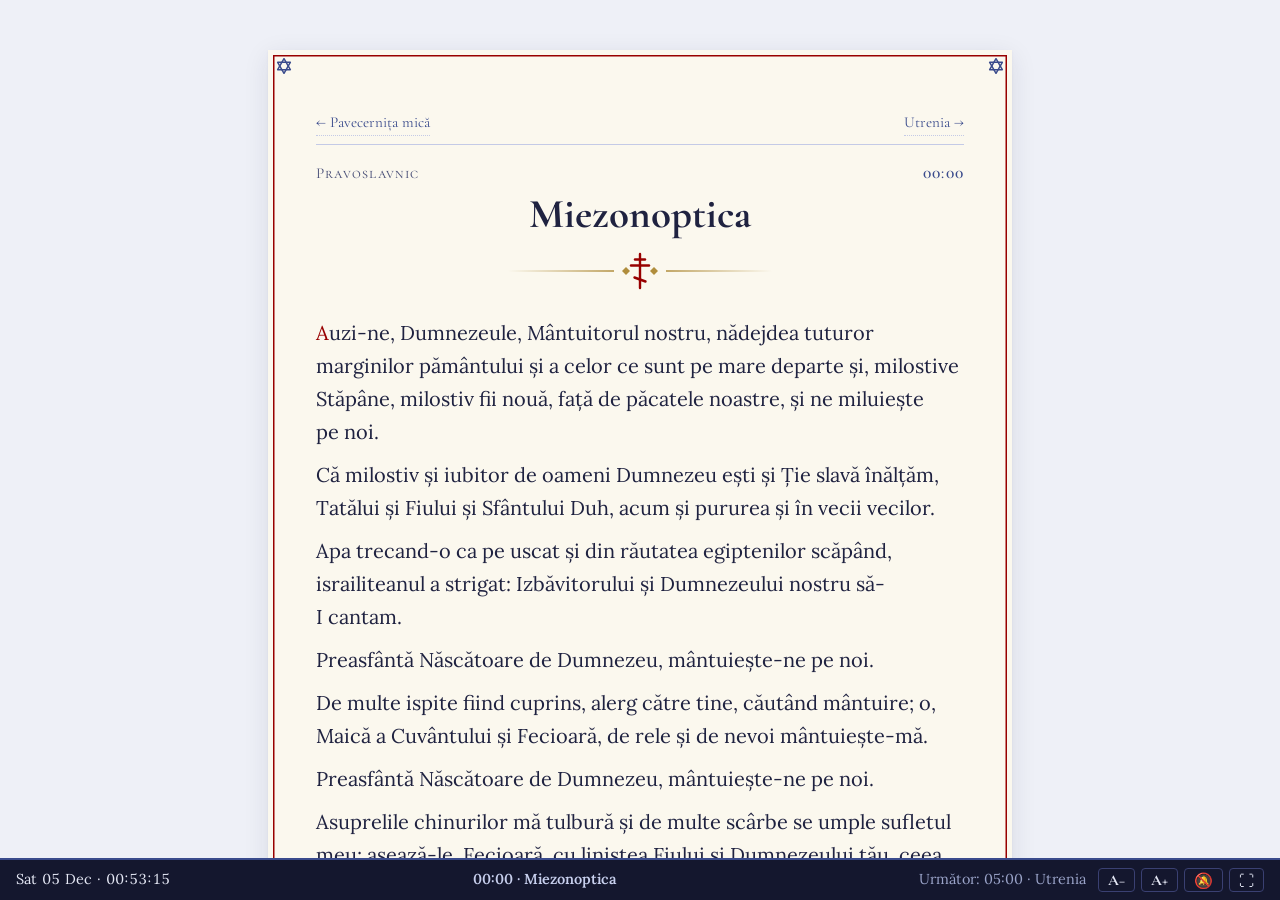
<file: docs/index.html>
<!doctype html>
<html lang="ro">
<head>
  <meta charset="utf-8" />
  <meta name="viewport" content="width=device-width, initial-scale=1" />
  <meta name="theme-color" content="#3a4b8c" />
  <title>Pravoslavnic · Player</title>
  <link rel="manifest" href="manifest.webmanifest" />
  <link rel="apple-touch-icon" href="css/chi-rho.png" />
  <link rel="icon" href="css/chi-rho.png" />
  <link rel="preconnect" href="https://fonts.googleapis.com" />
  <link rel="preconnect" href="https://fonts.gstatic.com" crossorigin />
  <link href="https://fonts.googleapis.com/css2?family=Cormorant+Garamond:wght@500;600;700&family=Lora:ital,wght@0,400;0,500;1,400&display=swap" rel="stylesheet" />
  <link rel="stylesheet" href="css/styles.css" />
</head>
<body class="player">
  <main class="frame-wrap">
    <iframe id="player-frame"
            title="Pravoslavnic"
            src="about:blank"
            sandbox="allow-same-origin allow-scripts"
            referrerpolicy="no-referrer"></iframe>
  </main>

  <aside class="status-bar" role="status" aria-live="polite">
    <span class="status-cell status-now" id="status-now">—</span>
    <span class="status-cell status-slot" id="status-slot">—</span>
    <span class="status-cell status-next" id="status-next">—</span>
    <button id="install-btn" type="button" class="fs-btn" title="Instalează aplicația" hidden>⬇ Instalează</button>
    <span class="status-buttons">
      <button id="text-smaller" type="button" class="fs-btn text-btn" title="Text mai mic" aria-label="Text mai mic">A−</button>
      <button id="text-larger" type="button" class="fs-btn text-btn" title="Text mai mare" aria-label="Text mai mare">A+</button>
      <button id="notif-btn" type="button" class="fs-btn" title="Activează notificările pentru fiecare ceas" aria-label="Activează notificările">🔕</button>
      <button id="fs-btn" type="button" class="fs-btn" title="Comutare ecran complet" aria-label="Comutare ecran complet">⛶</button>
    </span>
  </aside>

  <script src="js/schedule.js"></script>
  <script src="js/player.js"></script>
</body>
</html>
</file>
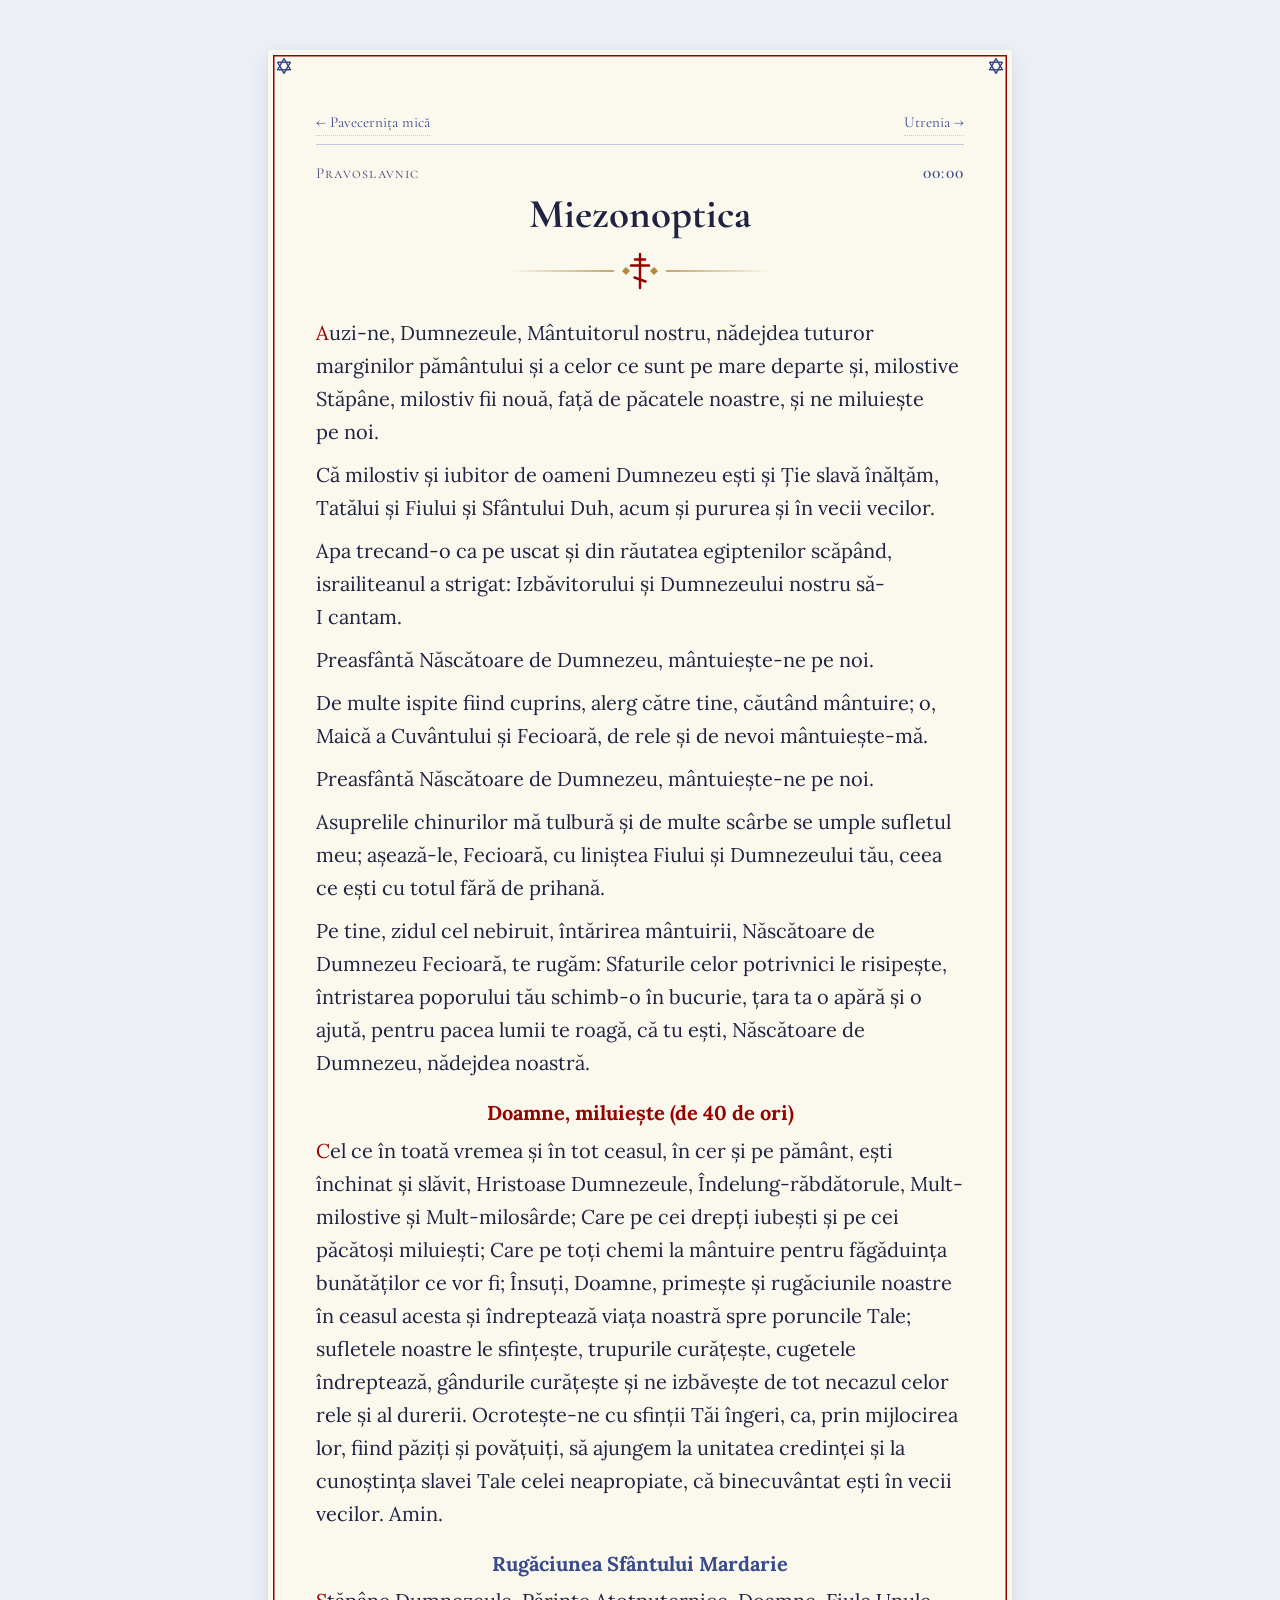
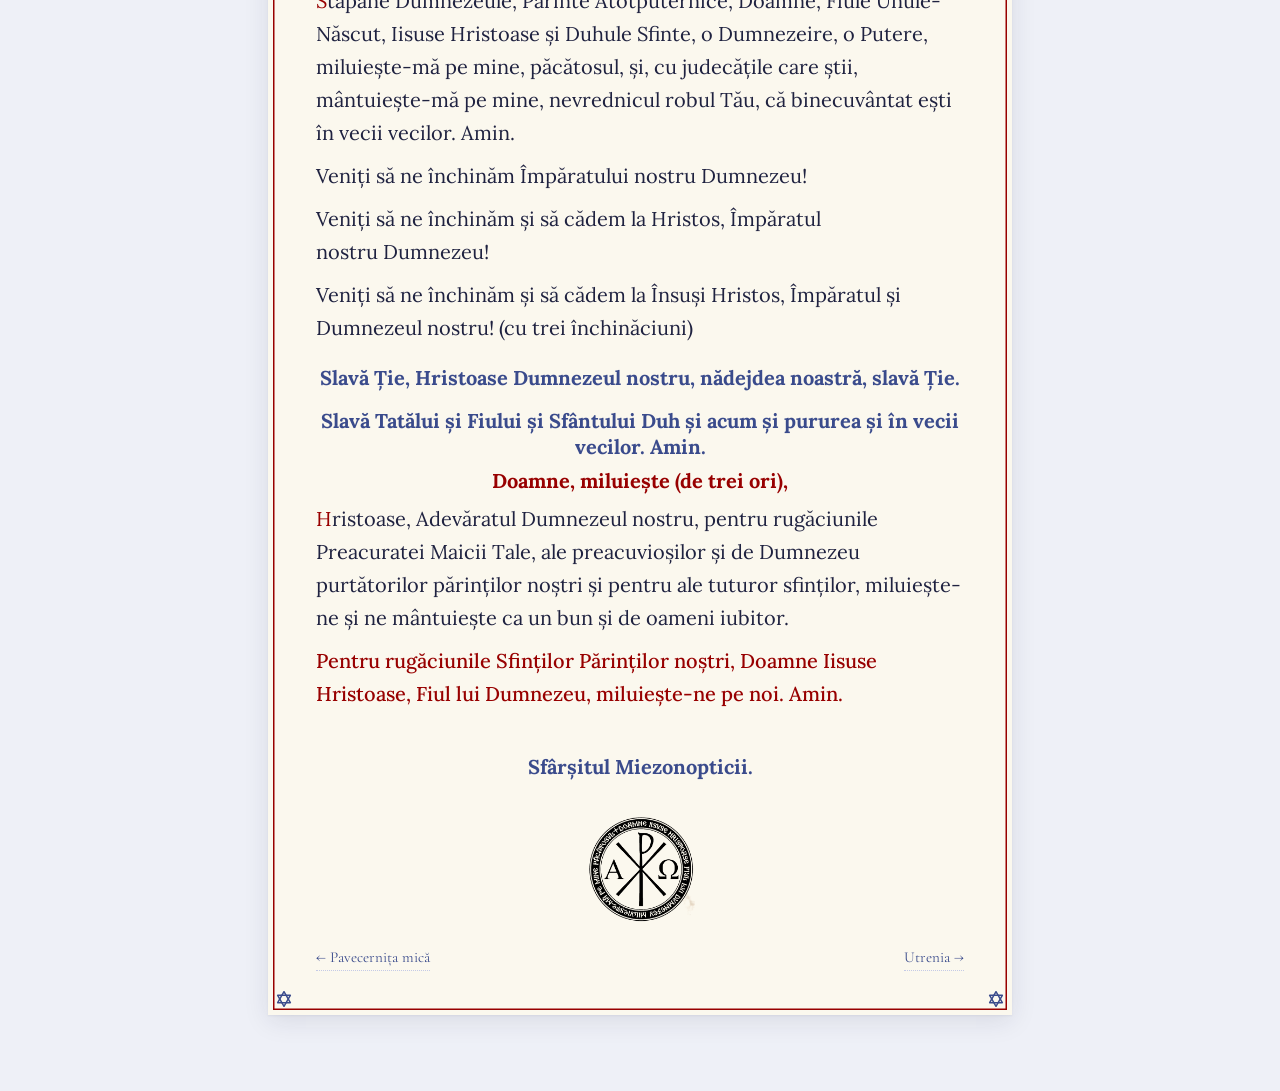
<file: docs/content/01-miezonoptica.html>
<!doctype html>
<html lang="ro">
<head>
  <meta charset="utf-8" />
  <meta name="viewport" content="width=device-width, initial-scale=1" />
  <title>Miezonoptica · Pravoslavnic</title>
  <script>/* Reader's text size, chosen with A−/A+ in the player. */
    try { var s = parseFloat(localStorage.getItem("pravoslavnic.textScale"));
          if (s > 0) document.documentElement.style.setProperty("--text-scale", s); } catch (e) {}
  </script>
  <link rel="preconnect" href="https://fonts.googleapis.com" />
  <link rel="preconnect" href="https://fonts.gstatic.com" crossorigin />
  <link href="https://fonts.googleapis.com/css2?family=Cormorant+Garamond:wght@500;600;700&family=Lora:ital,wght@0,400;0,500;1,400&display=swap" rel="stylesheet" />
  <link rel="stylesheet" href="../css/styles.css" />
</head>
<body>
  <article class="page">
    <div class="page__inner">
      <nav class="page__nav page__nav--top" aria-label="Navigare între ceasuri">
        <a href="12-pavecernita.html" rel="prev">← Pavecernița mică</a>
        <span class="spacer"></span>
        <a href="02-utrenia.html" rel="next">Utrenia →</a>
      </nav>
      <div class="page__eyebrow">
        <span>Pravoslavnic</span>
        <span class="scheduled-time">00:00</span>
      </div>
      <h1 class="page__title">Miezonoptica</h1>
      <hr class="page__rule" />
      <div class="page__body">
      <p><span class="dropcap">A</span>uzi-ne, Dumnezeule, Mântuitorul nostru, nădejdea tuturor marginilor pă­mântului și a celor ce sunt pe mare departe și, milostive Stăpâne, milostiv fii nouă, față de păcatele noastre, și ne miluiește pe noi.</p>
      <p>Că milostiv și iubitor de oameni Dum­nezeu ești și Ție slavă înălțăm, Tatălui și Fiului și Sfântului Duh, acum și pururea și în vecii vecilor.</p>
      <p>Apa trecand-o ca pe uscat și din răutatea egiptenilor scăpând, israiliteanul a strigat: Izbăvitorului și Dumnezeului nostru să-I cantam.</p>
      <p>Preasfântă Născătoare de Dumnezeu, mântuiește-ne pe noi.</p>
      <p>De multe ispite fiind cuprins, alerg către tine, căutând mântuire; o, Maică a Cuvântului și Fecioară, de rele și de nevoi mântuiește-mă.</p>
      <p>Preasfântă Născătoare de Dumnezeu, mântuiește-ne pe noi.</p>
      <p>Asuprelile chinurilor mă tulbură și de multe scârbe se umple sufletul meu; așează-le, Fecioară, cu liniștea Fiului și Dumnezeului tău, ceea ce ești cu totul fără de prihană.</p>
      <p>Pe tine, zidul cel nebiruit, întărirea mântuirii, Născătoare de Dumnezeu Fecioară, te rugăm: Sfaturile celor potrivnici le risipește, întristarea poporului tău schimb-o în bucurie, țara ta o apără și o ajută, pentru pacea lumii te roagă, că tu ești, Născătoare de Dumnezeu, nădejdea noastră.</p>
      <h2 class="align-center kyrie"><span class="rubric">Doamne, miluiește (de 40 de ori)</span></h2>
      <p><span class="dropcap">C</span>el ce în toată vremea și în tot ceasul, în cer și pe pământ, ești în­chinat și slăvit, Hristoase Dumnezeule, Îndelung-răbdătorule, Mult-milostive și Mult-milosârde; Care pe cei drepți iu­bești și pe cei păcătoși miluiești; Care pe toți chemi la mântuire pentru făgă­du­ința bunătăților ce vor fi; Însuți, Doamne, primește și rugăciunile noastre în ceasul acesta și îndreptează viața noastră spre poruncile Tale; sufletele noastre le sfin­țește, trupurile curățește, cugetele îndreptează, gândurile curățește și ne izbăvește de tot necazul celor rele și al durerii. Ocrotește-ne cu sfinții Tăi îngeri, ca, prin mijlocirea lor, fiind păziți și povă­țuiți, să ajungem la unitatea credinței și la cunoștința slavei Tale celei neapropiate, că binecuvântat ești în vecii vecilor. Amin.</p>
      <h2 class="align-center"><span class="rubric">Rugăciunea Sfântului Mardarie</span></h2>
      <p><span class="dropcap">S</span>tăpâne Dumnezeule, Părinte Atot­puternice, Doamne, Fiule Unule-Născut, Iisuse Hristoase și Duhule Sfinte, o Dumnezeire, o Putere, miluiește-mă pe mine, păcătosul, și, cu judecățile care știi, mântuiește-mă pe mine, nevrednicul robul Tău, că binecuvântat ești în vecii vecilor. Amin.</p>
      <p>Veniți să ne închinăm Împăratului nostru Dumnezeu!</p>
      <p>Veniți să ne închinăm și să cădem la Hristos, Împăratul nostru Dumnezeu!</p>
      <p>Veniți să ne închinăm și să cădem la Însuși Hristos, Împăratul și Dumnezeul nostru! (cu trei închinăciuni)</p>
      <h2 class="align-center"><strong><span class="rubric">Slavă Ție, Hristoase Dumnezeul nostru, nădejdea noastră, slavă Ție.</span></strong></h2>
      <h3 class="align-center doxology"><strong>Slavă Tatălui și Fiului și Sfântului Duh și acum și pururea și în vecii vecilor. Amin.</strong></h3>
      <h2 class="align-center kyrie"><strong><span class="rubric">Doamne, miluiește (de trei ori),</span></strong></h2>
      <p><span class="dropcap">H</span>ristoase, Adevăratul Dumnezeul nostru, pentru rugăciunile Preacuratei Maicii Tale, ale preacuvioșilor și de Dumnezeu purtătorilor părinților noștri și pentru ale tuturor sfinților, miluiește-ne  și  ne mântuiește ca un bun și de oameni iubitor.</p>
      <p><strong><span class="rubric">Pentru rugăciunile Sfinților Părin­ților noștri, Doamne Iisuse Hristoase, Fiul lui Dumnezeu, miluiește-ne pe noi. Amin.</span></strong></p>
      <p class="page-ending">Sfârșitul Miezonopticii.</p>
      </div>
      <div class="page__footer-mark" role="presentation" aria-hidden="true"></div>
      <nav class="page__nav" aria-label="Navigare între ceasuri">
        <a href="12-pavecernita.html" rel="prev">← Pavecernița mică</a>
        <span class="spacer"></span>
        <a href="02-utrenia.html" rel="next">Utrenia →</a>
      </nav>
    </div>
  </article>
</body>
</html>
</file>
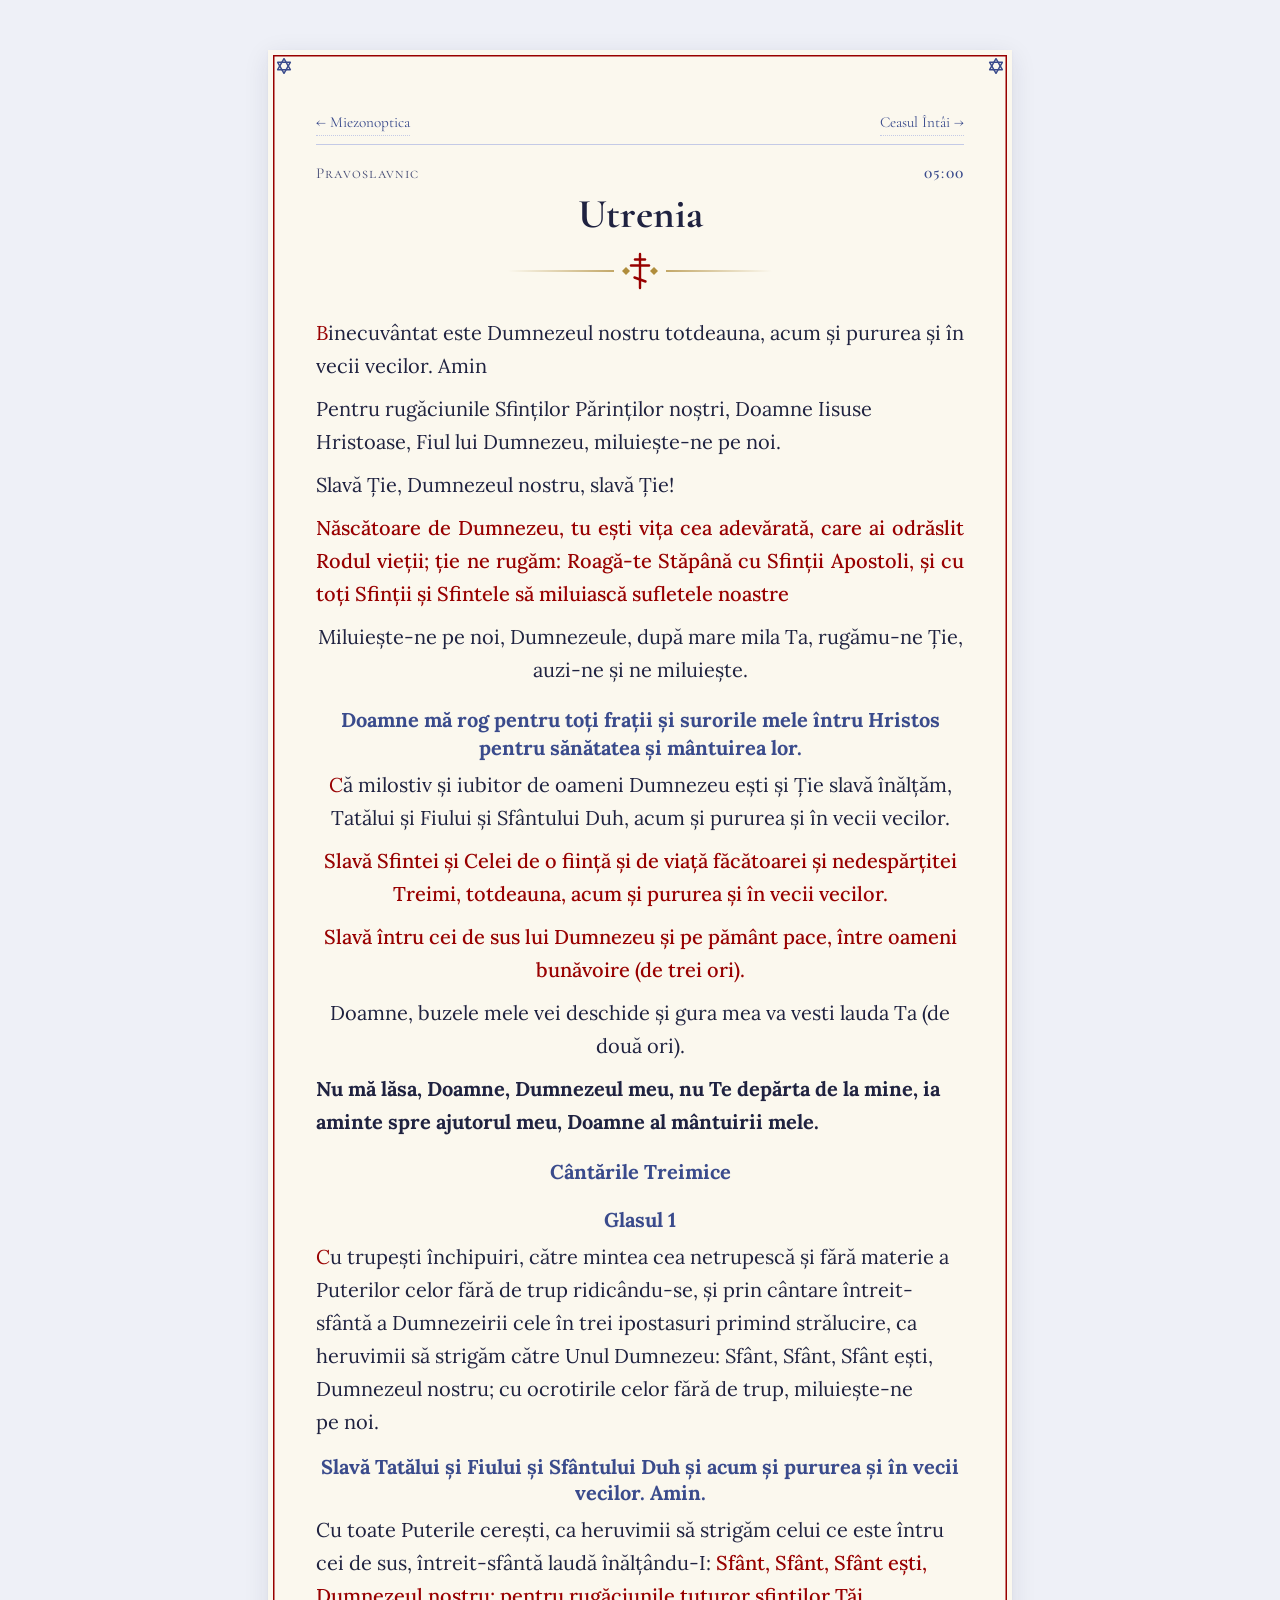
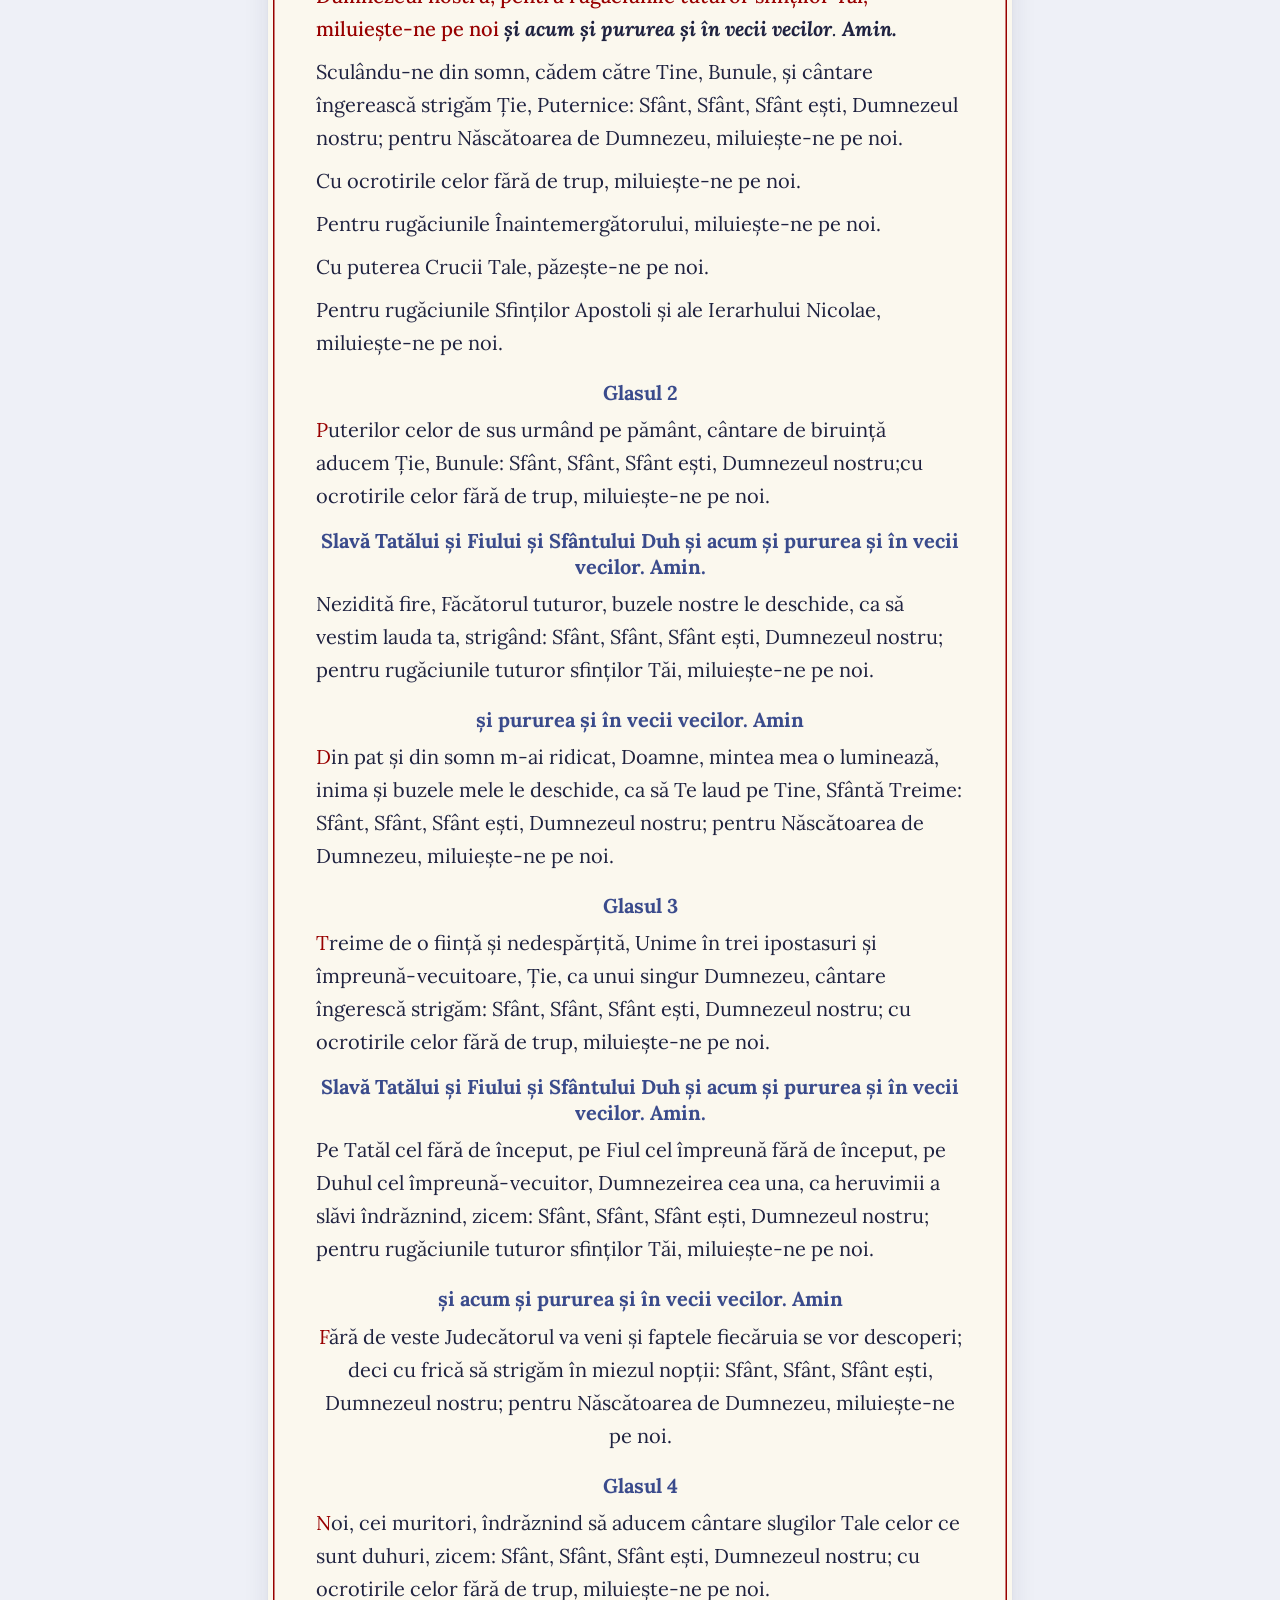
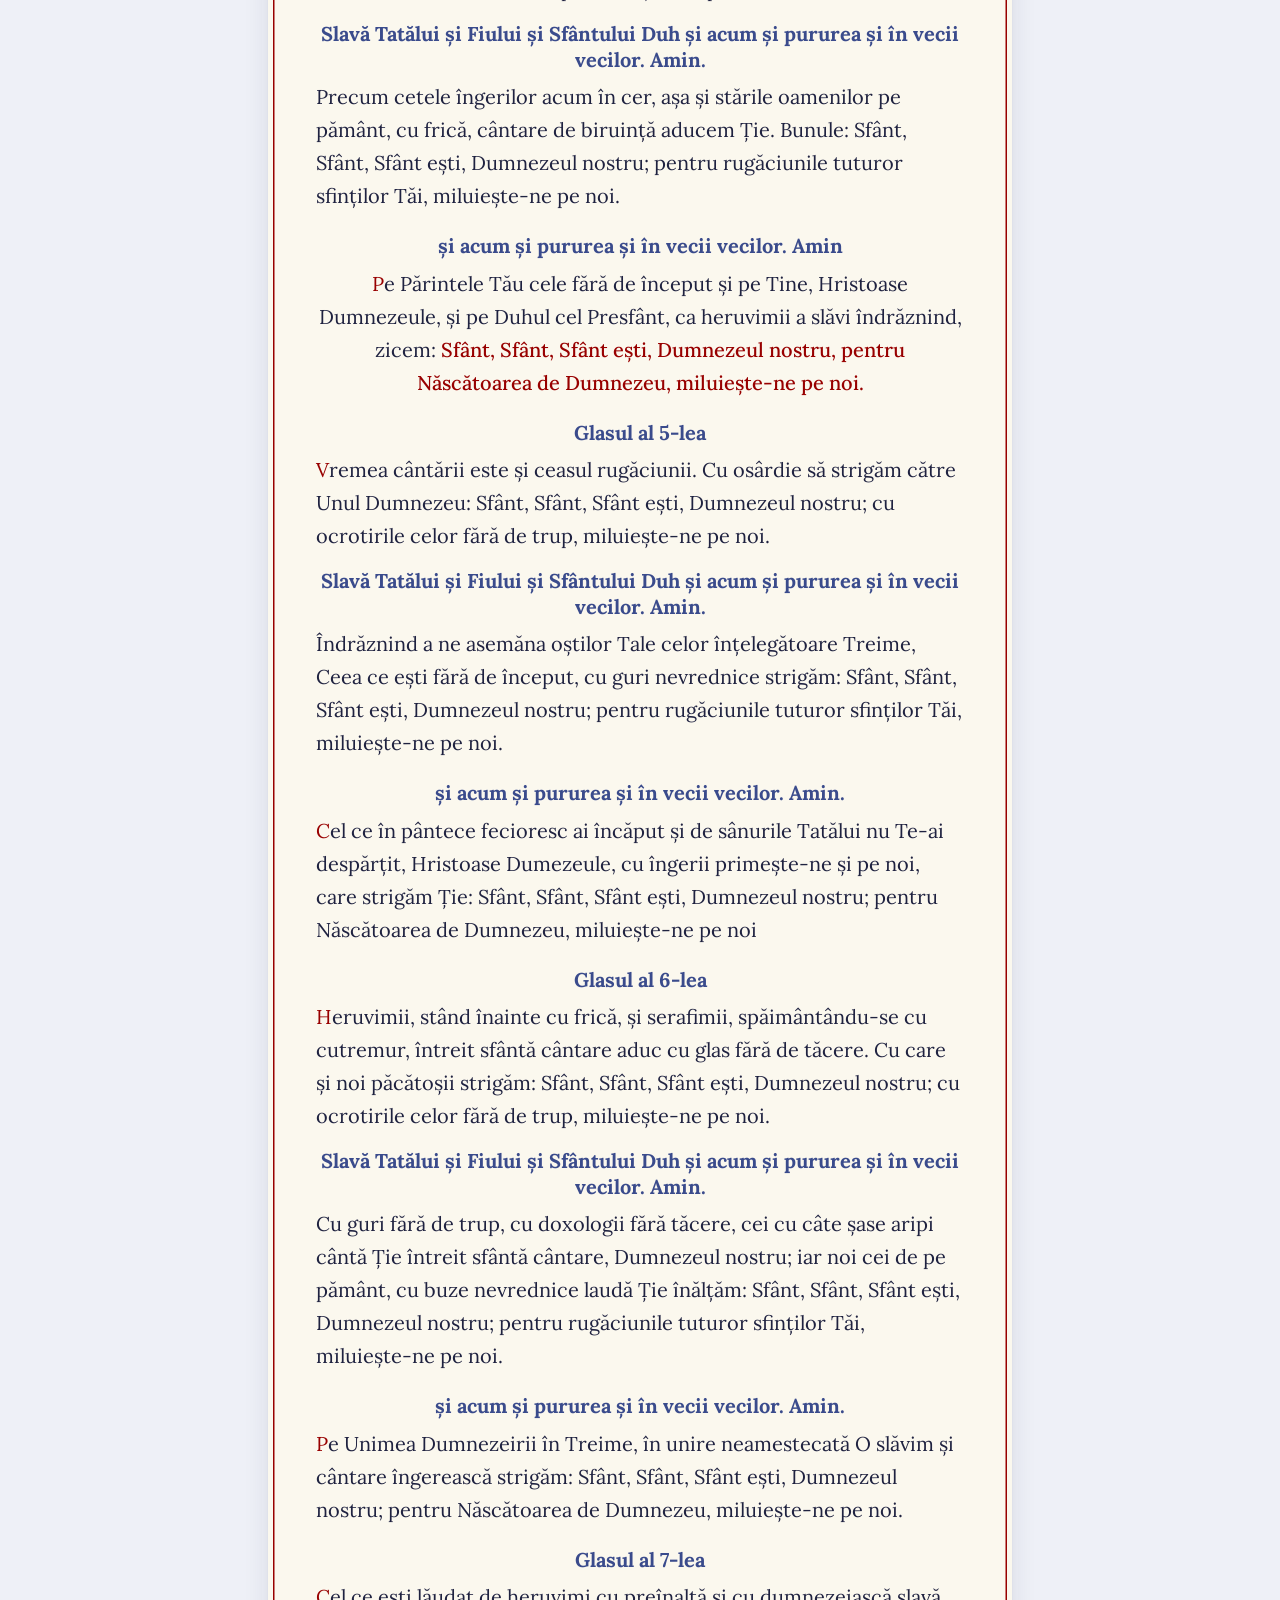
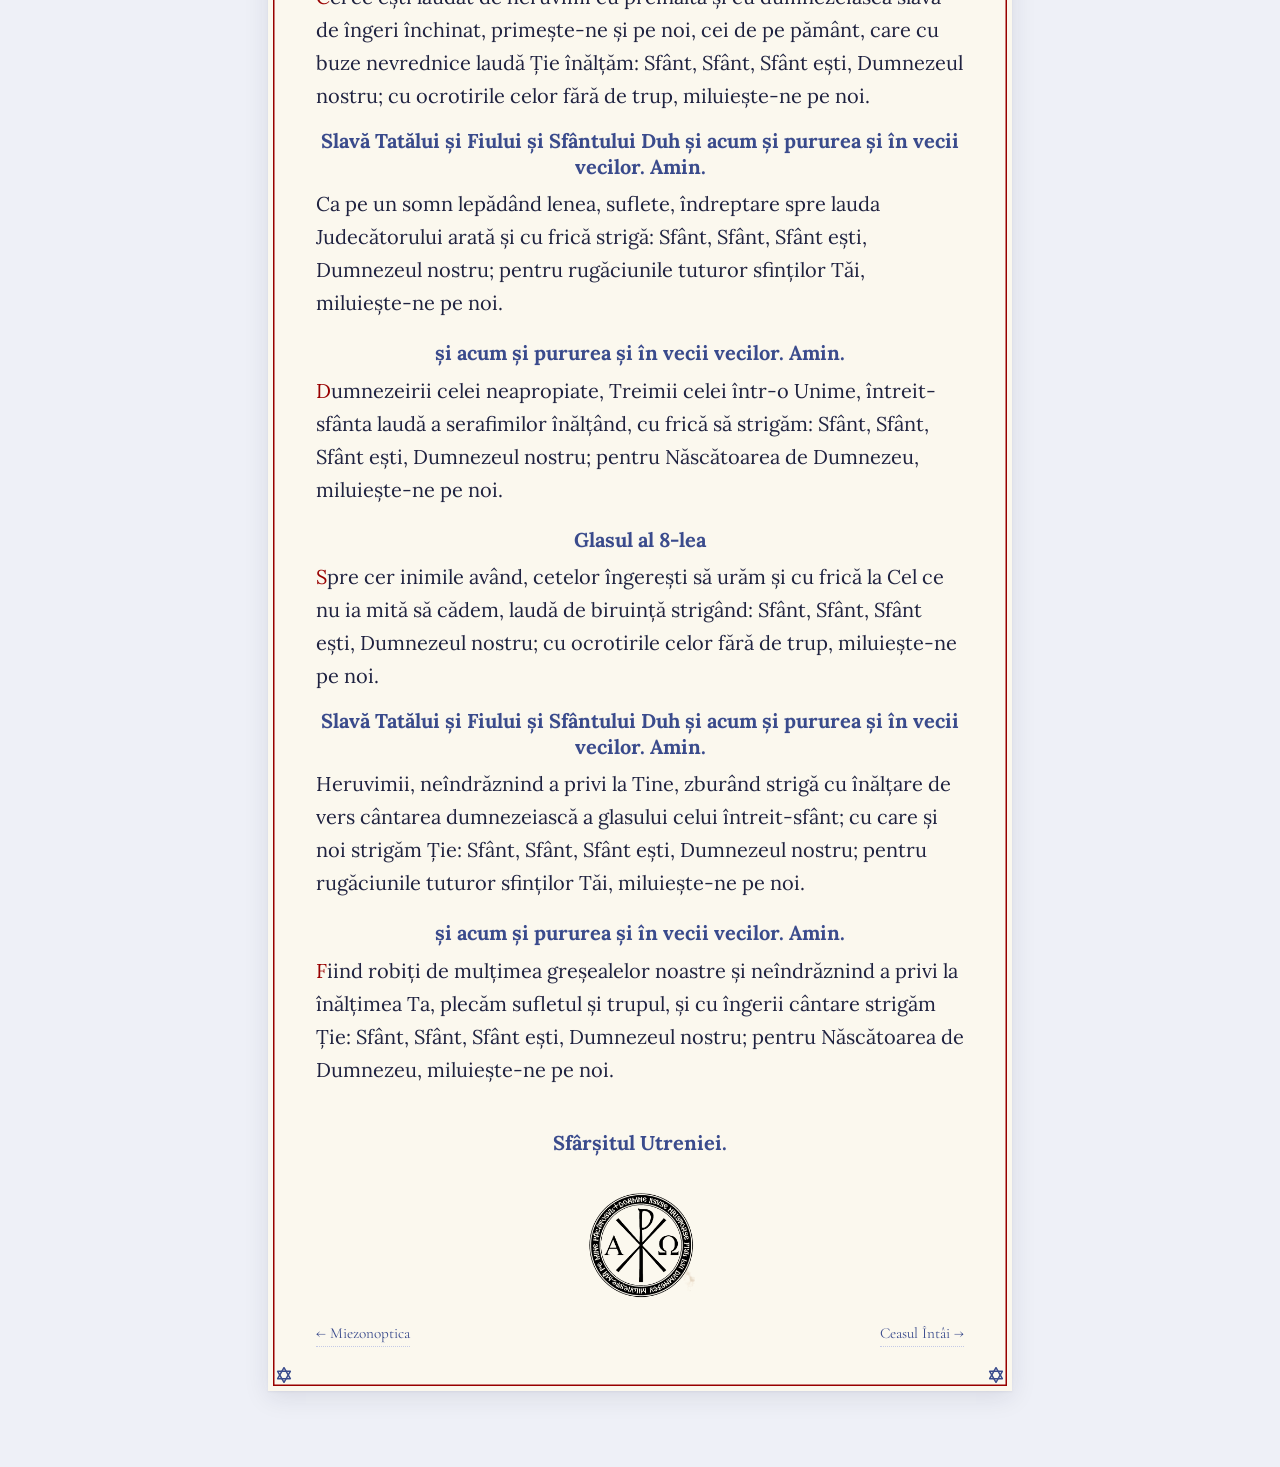
<file: docs/content/02-utrenia.html>
<!doctype html>
<html lang="ro">
<head>
  <meta charset="utf-8" />
  <meta name="viewport" content="width=device-width, initial-scale=1" />
  <title>Utrenia · Pravoslavnic</title>
  <script>/* Reader's text size, chosen with A−/A+ in the player. */
    try { var s = parseFloat(localStorage.getItem("pravoslavnic.textScale"));
          if (s > 0) document.documentElement.style.setProperty("--text-scale", s); } catch (e) {}
  </script>
  <link rel="preconnect" href="https://fonts.googleapis.com" />
  <link rel="preconnect" href="https://fonts.gstatic.com" crossorigin />
  <link href="https://fonts.googleapis.com/css2?family=Cormorant+Garamond:wght@500;600;700&family=Lora:ital,wght@0,400;0,500;1,400&display=swap" rel="stylesheet" />
  <link rel="stylesheet" href="../css/styles.css" />
</head>
<body>
  <article class="page">
    <div class="page__inner">
      <nav class="page__nav page__nav--top" aria-label="Navigare între ceasuri">
        <a href="01-miezonoptica.html" rel="prev">← Miezonoptica</a>
        <span class="spacer"></span>
        <a href="03-ceasul-1.html" rel="next">Ceasul Întâi →</a>
      </nav>
      <div class="page__eyebrow">
        <span>Pravoslavnic</span>
        <span class="scheduled-time">05:00</span>
      </div>
      <h1 class="page__title">Utrenia</h1>
      <hr class="page__rule" />
      <div class="page__body">
      <p><span class="dropcap">B</span>inecuvântat este Dumnezeul nostru totdeauna, acum și pururea și în vecii vecilor. Amin</p>
      <p>Pentru rugăciunile Sfinților Părinților noștri, Doamne Iisuse Hristoase, Fiul lui Dumnezeu, miluiește-ne pe noi.</p>
      <p>Slavă Ție, Dumnezeul nostru, slavă Ție!</p>
      <p class="align-justify"><span class="rubric">Născătoare de Dumnezeu, tu ești vița cea adevărată, care ai odrăslit Rodul vieții; ție ne rugăm: Roagă-te Stăpână cu Sfinții Apostoli, și cu toți Sfinții și Sfintele să miluiască sufletele noastre</span></p>
      <p class="align-center">Miluiește-ne pe noi, Dumnezeule, după mare mila Ta, rugămu-ne Ție, auzi-ne și ne miluiește.</p>
      <h2 class="align-center"><strong><span class="rubric">Doamne  mă rog pentru toți frații și surorile mele întru Hristos pentru sănătatea și mântuirea lor.</span></strong></h2>
      <p class="align-center"><span class="dropcap">C</span>ă milostiv și iubitor de oameni Dumnezeu ești și Ție slavă înălțăm, Tatălui și Fiului și Sfântului Duh, acum și pururea și în vecii vecilor.</p>
      <p class="align-center"><span class="rubric">Slavă Sfintei și Celei de o ființă și de viață făcătoarei și nedespărțitei Treimi, totdeauna, acum și pururea și în vecii vecilor.</span></p>
      <p class="align-center"><span class="rubric">Slavă întru cei de sus lui Dumnezeu și pe pământ pace, între oameni bunăvoire (de trei ori).</span></p>
      <p class="align-center">Doamne, buzele mele vei deschide și gura mea va vesti lauda Ta (de două ori).</p>
      <p><strong>Nu mă lăsa, Doamne, Dumnezeul meu, nu Te depărta de la mine, ia aminte spre ajutorul meu, Doamne al mântuirii mele.</strong></p>
      <h2 class="align-center"><strong><span class="rubric">Cântările Treimice</span></strong></h2>
      <h2 class="align-center"><strong><span class="rubric">Glasul 1</span></strong></h2>
      <p><span class="dropcap">C</span>u trupești închipuiri, către mintea cea netrupescă și fără materie a Puterilor celor fără de trup ridicându-se, și prin cântare întreit-sfântă a Dumnezeirii cele în trei ipostasuri primind strălucire, ca heruvimii să strigăm către Unul Dumnezeu: Sfânt, Sfânt, Sfânt ești, Dumnezeul nostru; cu ocrotirile celor fără de trup, miluiește-ne pe noi.</p>
      <h3 class="align-center doxology"><strong>Slavă Tatălui și Fiului și Sfântului Duh și acum și pururea și în vecii vecilor. Amin.</strong></h3>
      <p>Cu toate Puterile cerești, ca heruvimii să strigăm celui ce este întru cei de sus, întreit-sfântă laudă înălțându-I: <strong><span class="rubric">Sfânt, Sfânt, Sfânt ești, Dumnezeul nostru; pentru rugăciunile tuturor sfinților Tăi, miluiește-ne pe noi  </span></strong><strong><em> și acum și pururea și în vecii vecilor</em></strong><em>. </em><strong><em>Amin.</em></strong></p>
      <p>Sculându-ne din somn, cădem către Tine, Bunule, și cântare îngerească strigăm Ție, Puternice: Sfânt, Sfânt, Sfânt ești, Dumnezeul nostru; pentru Născătoarea de Dumnezeu, miluiește-ne pe noi.</p>
      <p>Cu ocrotirile celor fără de trup, miluiește-ne pe noi.</p>
      <p>Pentru rugăciunile Înaintemergătorului, miluiește-ne pe noi.</p>
      <p>Cu puterea Crucii Tale, păzește-ne pe noi.</p>
      <p>Pentru rugăciunile Sfinților Apostoli și ale Ierarhului Nicolae, miluiește-ne pe noi.</p>
      <h2 class="align-center"><strong><span class="rubric">Glasul 2</span></strong></h2>
      <p><span class="dropcap">P</span>uterilor celor de sus urmând pe pământ, cântare de biruință aducem Ție, Bunule: Sfânt, Sfânt, Sfânt ești, Dumnezeul nostru;cu ocrotirile celor fără de trup, miluiește-ne pe noi.</p>
      <h3 class="align-center doxology"><strong>Slavă Tatălui și Fiului și Sfântului Duh și acum și pururea și în vecii vecilor. Amin.</strong></h3>
      <p>Nezidită fire, Făcătorul tuturor, buzele nostre le deschide, ca să vestim lauda ta, strigând: Sfânt, Sfânt, Sfânt ești, Dumnezeul nostru; pentru rugăciunile tuturor sfinților Tăi, miluiește-ne pe noi.</p>
      <h2 class="align-center"><strong>și pururea și în vecii vecilor. Amin</strong></h2>
      <p><span class="dropcap">D</span>in pat și din somn m-ai ridicat, Doamne, mintea mea o luminează, inima și buzele mele le deschide, ca să Te laud pe Tine, Sfântă Treime: Sfânt, Sfânt, Sfânt ești, Dumnezeul nostru; pentru Născătoarea de Dumnezeu, miluiește-ne pe noi.</p>
      <h2 class="align-center"><strong><span class="rubric">Glasul 3</span></strong></h2>
      <p><span class="dropcap">T</span>reime de o ființă și nedespărțită, Unime în trei ipostasuri și împreună-vecuitoare, Ție, ca unui singur Dumnezeu, cântare îngerescă strigăm: Sfânt, Sfânt, Sfânt ești, Dumnezeul nostru; cu ocrotirile celor fără de trup, miluiește-ne pe noi.</p>
      <h3 class="align-center doxology"><strong>Slavă Tatălui și Fiului și Sfântului Duh și acum și pururea și în vecii vecilor. Amin.</strong></h3>
      <p>Pe Tatăl cel fără de început, pe Fiul cel împreună fără de început, pe Duhul cel împreună-vecuitor, Dumnezeirea cea una, ca heruvimii a slăvi îndrăznind, zicem: Sfânt, Sfânt, Sfânt ești, Dumnezeul nostru; pentru rugăciunile tuturor sfinților Tăi, miluiește-ne pe noi.</p>
      <h2 class="align-center doxology"><strong>și acum și pururea și în vecii vecilor. Amin</strong></h2>
      <p class="align-center"><span class="dropcap">F</span>ără de veste Judecătorul va veni și faptele fiecăruia se vor descoperi; deci cu frică să strigăm în miezul nopții: Sfânt, Sfânt, Sfânt ești, Dumnezeul nostru; pentru Născătoarea de Dumnezeu, miluiește-ne pe noi.</p>
      <h2 class="align-center"><strong><span class="rubric">Glasul 4</span></strong></h2>
      <p><span class="dropcap">N</span>oi, cei muritori, îndrăznind să aducem cântare slugilor Tale celor ce sunt duhuri, zicem: Sfânt, Sfânt, Sfânt ești, Dumnezeul nostru; cu ocrotirile celor fără de trup, miluiește-ne pe noi.</p>
      <h3 class="align-center doxology"><strong>Slavă Tatălui și Fiului și Sfântului Duh și acum și pururea și în vecii vecilor. Amin.</strong></h3>
      <p>Precum cetele îngerilor acum în cer, așa și stările oamenilor pe pământ, cu frică, cântare de biruință aducem Ție. Bunule: Sfânt, Sfânt, Sfânt ești, Dumnezeul nostru; pentru rugăciunile tuturor sfinților Tăi, miluiește-ne pe noi.</p>
      <h2 class="align-center doxology"><strong> și acum și pururea și în vecii vecilor. Amin</strong></h2>
      <p class="align-center"><span class="dropcap">P</span>e Părintele Tău cele fără de început și pe Tine, Hristoase Dumnezeule, și pe Duhul cel Presfânt, ca heruvimii a slăvi îndrăznind, zicem: <strong><span class="rubric">Sfânt, Sfânt, Sfânt ești, Dumnezeul nostru, pentru Născătoarea de Dumnezeu, miluiește-ne pe noi.</span></strong></p>
      <h2 class="align-center"><strong><span class="rubric">Glasul al 5-lea</span></strong></h2>
      <p><span class="dropcap">V</span>remea cântării este și ceasul rugăciunii. Cu osârdie să strigăm către Unul Dumnezeu: Sfânt, Sfânt, Sfânt ești, Dumnezeul nostru; cu ocrotirile celor fără de trup, miluiește-ne pe noi.</p>
      <h3 class="align-center doxology"><strong>Slavă Tatălui și Fiului și Sfântului Duh și acum și pururea și în vecii vecilor. Amin.</strong></h3>
      <p>Îndrăznind a ne asemăna oștilor Tale celor înțelegătoare Treime, Ceea ce ești fără de început, cu guri nevrednice strigăm: Sfânt, Sfânt, Sfânt ești, Dumnezeul nostru; pentru rugăciunile tuturor sfinților Tăi, miluiește-ne pe noi.</p>
      <h2 class="align-center doxology"><strong>și acum și pururea și în vecii vecilor. Amin.</strong></h2>
      <p><span class="dropcap">C</span>el ce în pântece fecioresc ai încăput și de sânurile Tatălui nu Te-ai despărțit, Hristoase Dumezeule, cu îngerii primește-ne și pe noi, care strigăm Ție: Sfânt, Sfânt, Sfânt ești, Dumnezeul nostru; pentru Născătoarea de Dumnezeu, miluiește-ne pe noi</p>
      <h2 class="align-center"><strong><span class="rubric">Glasul al 6-lea</span></strong></h2>
      <p><span class="dropcap">H</span>eruvimii, stând înainte cu frică, și serafimii, spăimântându-se cu cutremur, întreit sfântă cântare aduc cu glas fără de tăcere. Cu care și noi păcătoșii strigăm: Sfânt, Sfânt, Sfânt ești, Dumnezeul nostru; cu ocrotirile celor fără de trup, miluiește-ne pe noi.</p>
      <h3 class="align-center doxology"><strong>Slavă Tatălui și Fiului și Sfântului Duh și acum și pururea și în vecii vecilor. Amin.</strong></h3>
      <p>Cu guri fără de trup, cu doxologii fără tăcere, cei cu câte șase aripi cântă Ție întreit sfântă cântare, Dumnezeul nostru; iar noi cei de pe pământ, cu buze nevrednice laudă Ție înălțăm: Sfânt, Sfânt, Sfânt ești, Dumnezeul nostru; pentru rugăciunile tuturor sfinților Tăi, miluiește-ne pe noi.</p>
      <h2 class="align-center doxology"><strong> și acum și pururea și în vecii vecilor. Amin.</strong></h2>
      <p><span class="dropcap">P</span>e Unimea Dumnezeirii în Treime, în unire neamestecată O slăvim și cântare îngerească strigăm: Sfânt, Sfânt, Sfânt ești, Dumnezeul nostru; pentru Născătoarea de Dumnezeu, miluiește-ne pe noi.</p>
      <h2 class="align-center"><strong><span class="rubric">Glasul al 7-lea</span></strong></h2>
      <p><span class="dropcap">C</span>el ce ești lăudat de heruvimi cu preînaltă și cu dumnezeiască slavă de îngeri închinat, primește-ne și pe noi, cei de pe pământ, care cu buze nevrednice laudă Ție înălțăm: Sfânt, Sfânt, Sfânt ești, Dumnezeul nostru; cu ocrotirile celor fără de trup, miluiește-ne pe noi.</p>
      <h3 class="align-center doxology"><strong>Slavă Tatălui și Fiului și Sfântului Duh și acum și pururea și în vecii vecilor. Amin.</strong></h3>
      <p>Ca pe un somn lepădând lenea, suflete, îndreptare spre lauda Judecătorului arată și cu frică strigă: Sfânt, Sfânt, Sfânt ești, Dumnezeul nostru; pentru rugăciunile tuturor sfinților Tăi, miluiește-ne pe noi.</p>
      <h2 class="align-center doxology"><strong>și acum și pururea și în vecii vecilor. Amin.</strong></h2>
      <p><span class="dropcap">D</span>umnezeirii celei neapropiate, Treimii celei într-o Unime, întreit-sfânta laudă a serafimilor înălțând, cu frică să strigăm: Sfânt, Sfânt, Sfânt ești, Dumnezeul nostru; pentru Născătoarea de Dumnezeu, miluiește-ne pe noi.</p>
      <h2 class="align-center"><strong><span class="rubric">Glasul al 8-lea</span></strong></h2>
      <p><span class="dropcap">S</span>pre cer inimile având, cetelor îngerești să urăm și cu frică la Cel ce nu ia mită să cădem, laudă de biruință strigând: Sfânt, Sfânt, Sfânt ești, Dumnezeul nostru; cu ocrotirile celor fără de trup, miluiește-ne pe noi.</p>
      <h3 class="align-center doxology"><strong>Slavă Tatălui și Fiului și Sfântului Duh și acum și pururea și în vecii vecilor. Amin.</strong></h3>
      <p>Heruvimii, neîndrăznind a privi la Tine, zburând strigă cu înălțare de vers cântarea dumnezeiască a glasului celui întreit-sfânt; cu care și noi strigăm Ție: Sfânt, Sfânt, Sfânt ești, Dumnezeul nostru; pentru rugăciunile tuturor sfinților Tăi, miluiește-ne pe noi.</p>
      <h2 class="align-center doxology"><strong> și acum și pururea și în vecii vecilor. Amin.</strong></h2>
      <p><span class="dropcap">F</span>iind robiți de mulțimea greșealelor noastre și neîndrăznind a privi la înălțimea Ta, plecăm sufletul și trupul, și cu îngerii cântare strigăm Ție: Sfânt, Sfânt, Sfânt ești, Dumnezeul nostru; pentru Născătoarea de Dumnezeu, miluiește-ne pe noi.</p>
      <p class="page-ending">Sfârșitul Utreniei.</p>
      </div>
      <div class="page__footer-mark" role="presentation" aria-hidden="true"></div>
      <nav class="page__nav" aria-label="Navigare între ceasuri">
        <a href="01-miezonoptica.html" rel="prev">← Miezonoptica</a>
        <span class="spacer"></span>
        <a href="03-ceasul-1.html" rel="next">Ceasul Întâi →</a>
      </nav>
    </div>
  </article>
</body>
</html>
</file>
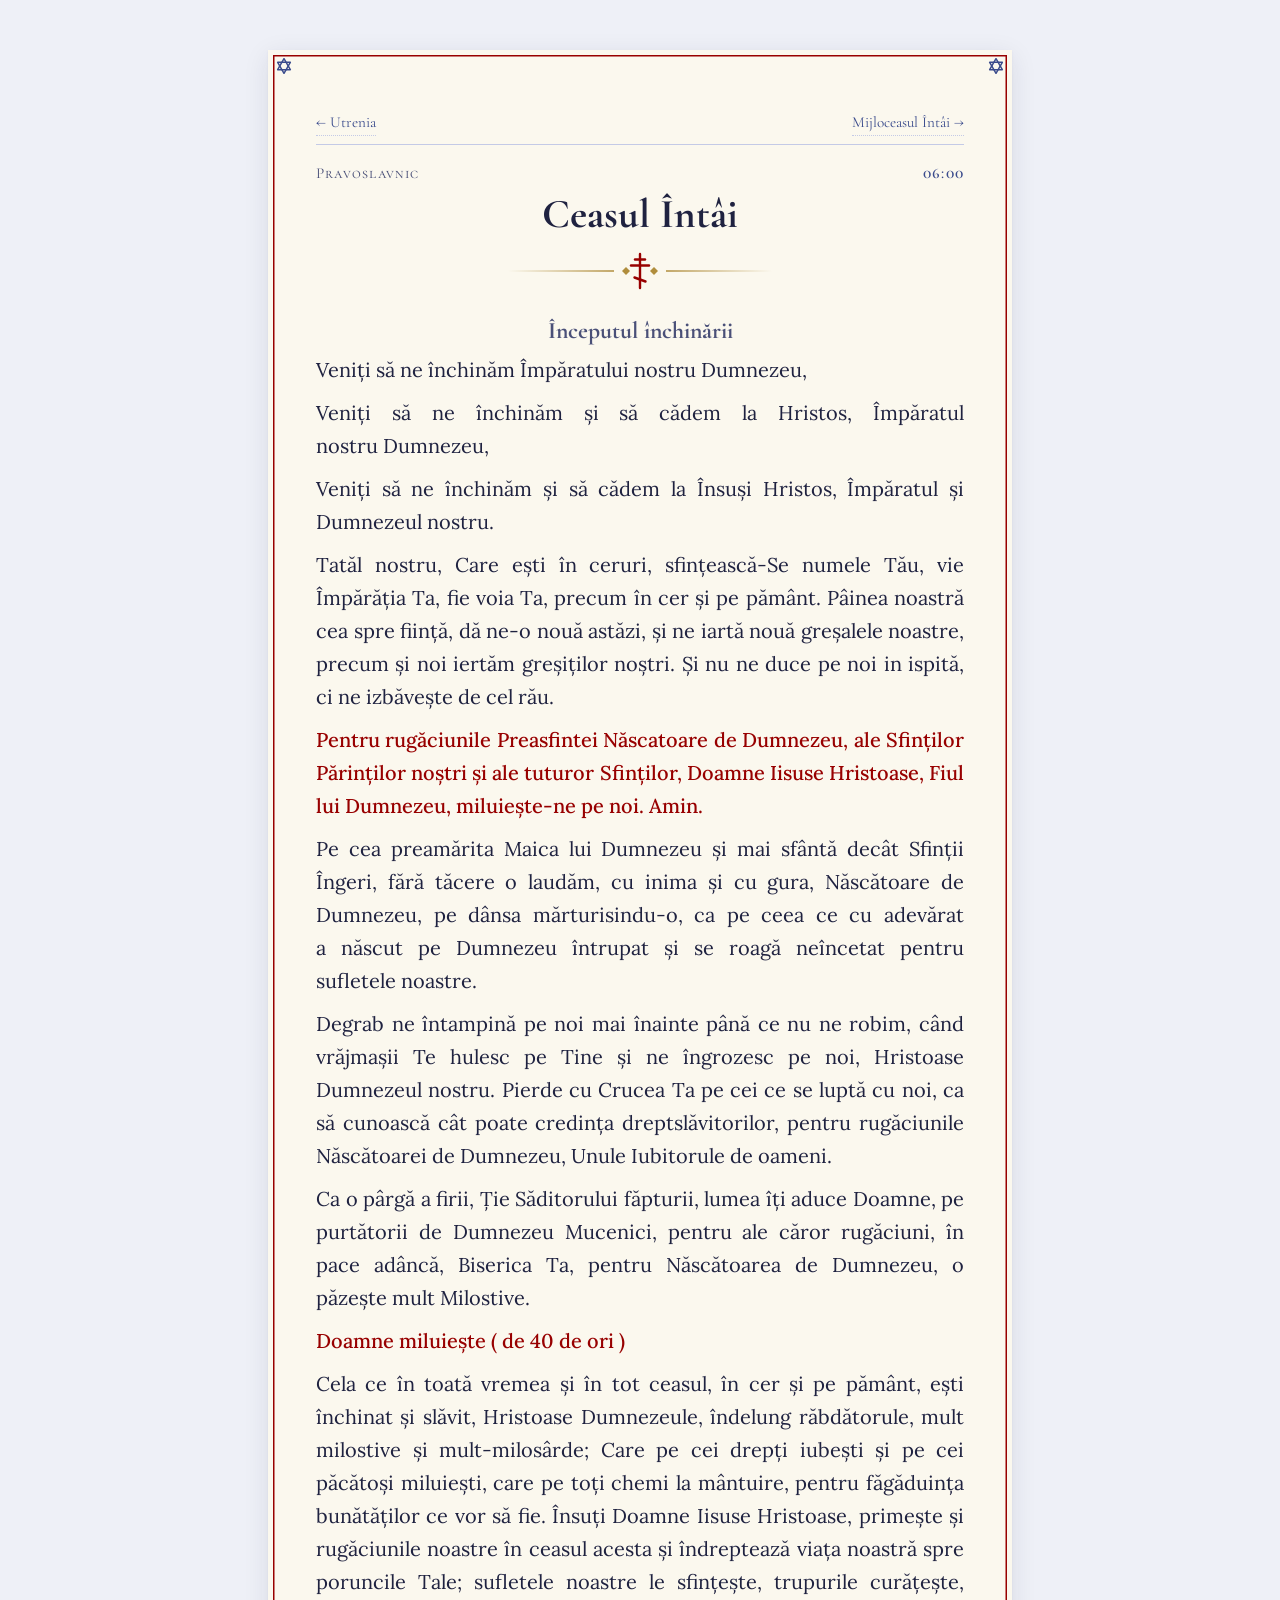
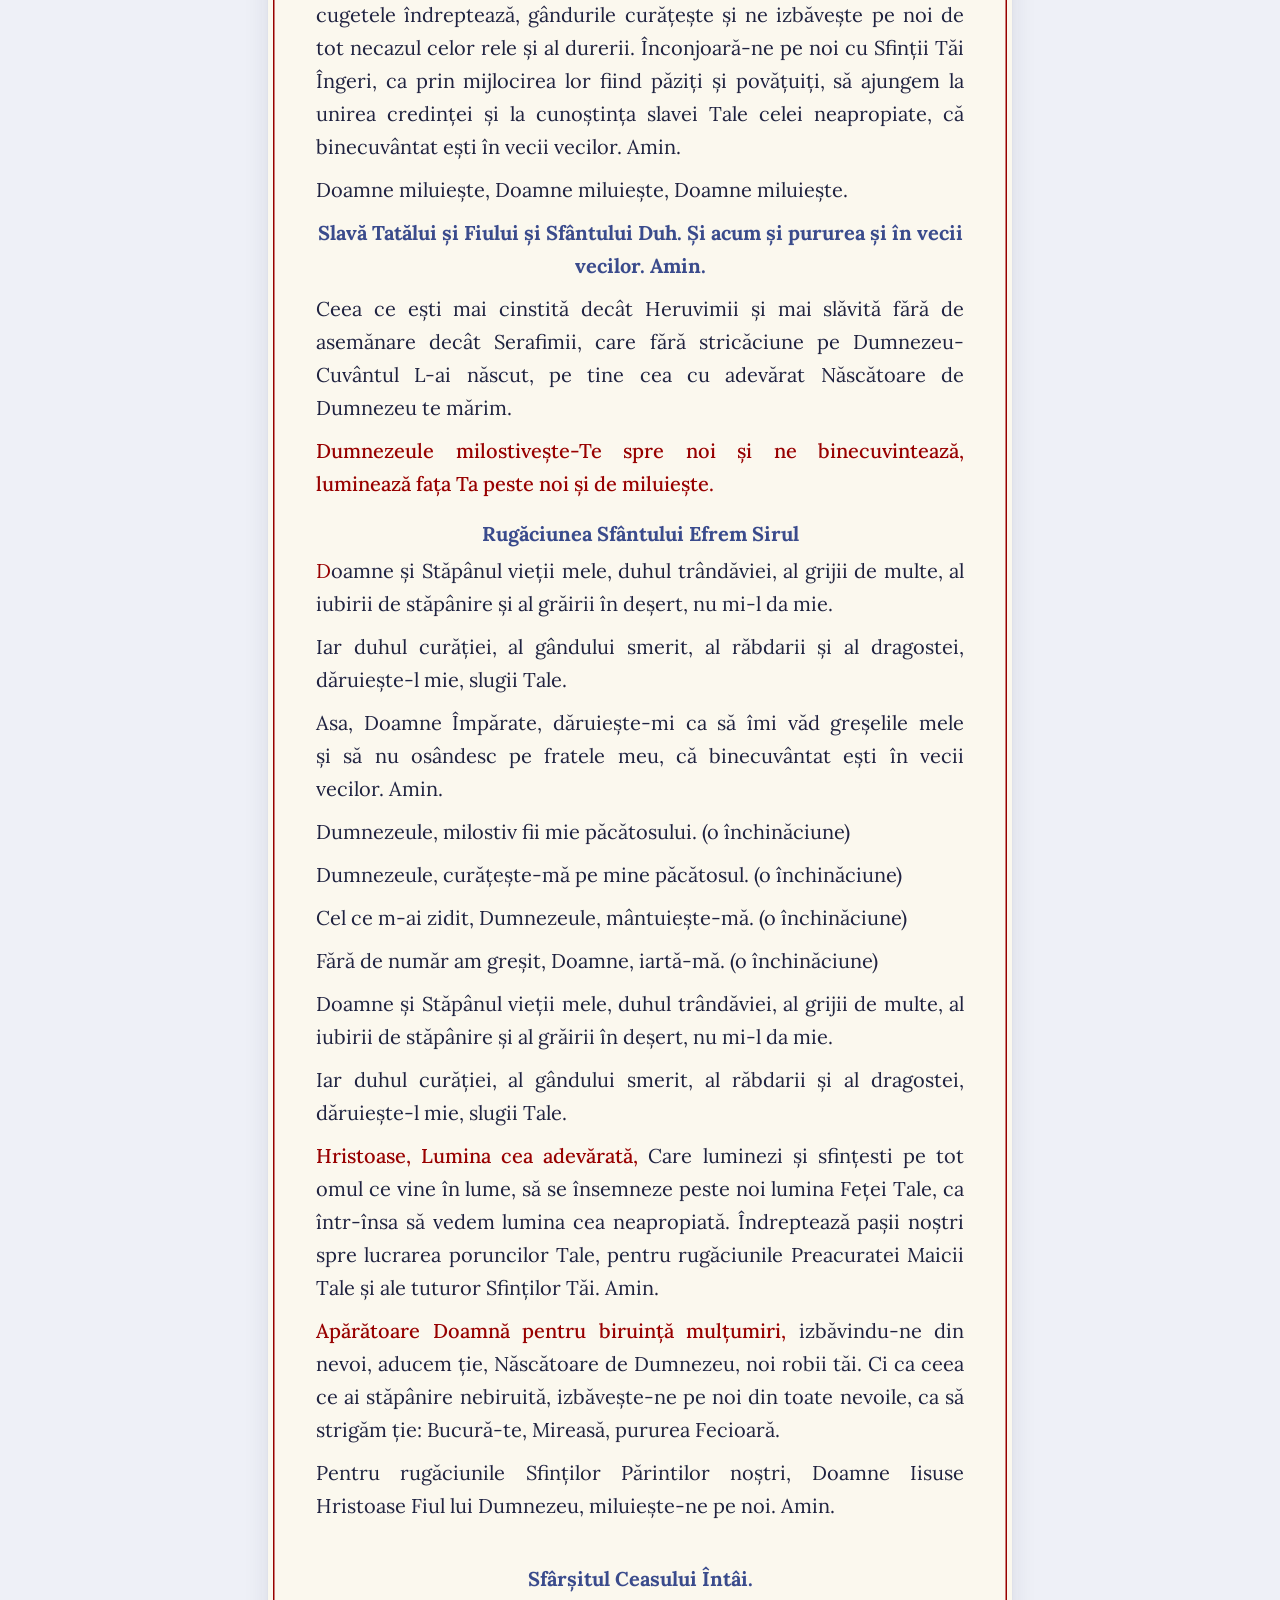
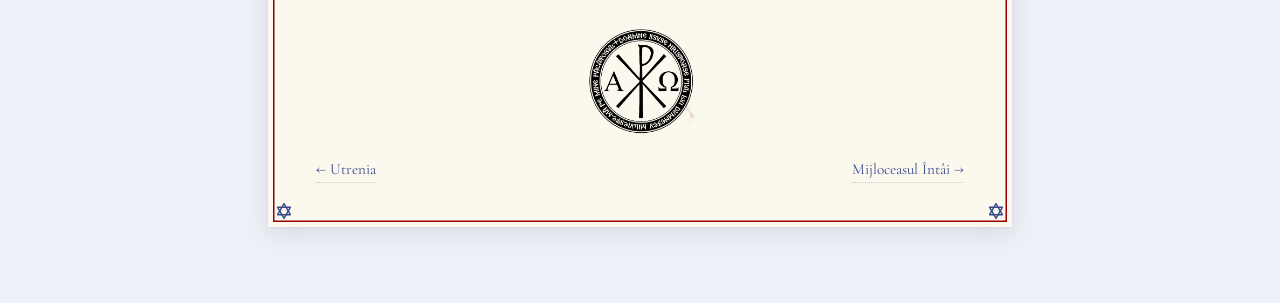
<file: docs/content/03-ceasul-1.html>
<!doctype html>
<html lang="ro">
<head>
  <meta charset="utf-8" />
  <meta name="viewport" content="width=device-width, initial-scale=1" />
  <title>Ceasul Întâi · Pravoslavnic</title>
  <script>/* Reader's text size, chosen with A−/A+ in the player. */
    try { var s = parseFloat(localStorage.getItem("pravoslavnic.textScale"));
          if (s > 0) document.documentElement.style.setProperty("--text-scale", s); } catch (e) {}
  </script>
  <link rel="preconnect" href="https://fonts.googleapis.com" />
  <link rel="preconnect" href="https://fonts.gstatic.com" crossorigin />
  <link href="https://fonts.googleapis.com/css2?family=Cormorant+Garamond:wght@500;600;700&family=Lora:ital,wght@0,400;0,500;1,400&display=swap" rel="stylesheet" />
  <link rel="stylesheet" href="../css/styles.css" />
</head>
<body>
  <article class="page">
    <div class="page__inner">
      <nav class="page__nav page__nav--top" aria-label="Navigare între ceasuri">
        <a href="02-utrenia.html" rel="prev">← Utrenia</a>
        <span class="spacer"></span>
        <a href="04-mijloceasul-1.html" rel="next">Mijloceasul Întâi →</a>
      </nav>
      <div class="page__eyebrow">
        <span>Pravoslavnic</span>
        <span class="scheduled-time">06:00</span>
      </div>
      <h1 class="page__title">Ceasul Întâi</h1>
      <hr class="page__rule" />
      <div class="page__body">
      <h3 class="align-center"><strong>Începutul închinării</strong></h3>
      <p class="align-justify">Veniți să ne închinăm Împăratului nostru Dumnezeu, </p>
      <p class="align-justify">Veniți să ne închinăm și să cădem la Hristos, Împăratul nostru Dumnezeu, </p>
      <p class="align-justify">Veniți să ne închinăm și să cădem la Însuși Hristos, Împăratul și Dumnezeul nostru.</p>
      <p class="align-justify">Tatăl nostru, Care ești în ceruri, sfințească-Se numele Tău, vie Împărăția Ta, fie voia Ta, precum în cer și pe pământ. Pâinea noastră cea spre ființă, dă ne-o nouă astăzi, și ne iartă nouă greșalele noastre, precum și noi iertăm greșiților noștri. Și nu ne duce pe noi in ispită, ci ne izbăvește de cel rău.</p>
      <p class="align-justify"><span class="rubric">Pentru rugăciunile Preasfintei Născatoare de Dumnezeu, ale Sfinților Părinților noștri și ale tuturor Sfinților, Doamne Iisuse Hristoase, Fiul lui Dumnezeu, miluiește-ne pe noi. Amin.</span></p>
      <p class="align-justify">Pe cea preamărita Maica lui Dumnezeu și mai sfântă decât Sfinții Îngeri, fără tăcere o laudăm, cu inima și cu gura, Născătoare de Dumnezeu, pe dânsa mărturisindu-o, ca pe ceea ce cu adevărat a născut pe Dumnezeu întrupat și se roagă neîncetat pentru sufletele noastre. </p>
      <p class="align-justify">Degrab ne întampină pe noi mai înainte până ce nu ne robim, când vrăjmașii Te hulesc pe Tine și ne îngrozesc pe noi, Hristoase Dumnezeul nostru. Pierde cu Crucea Ta pe cei ce se luptă cu noi, ca să cunoască cât poate credința dreptslăvitorilor, pentru rugăciunile Născătoarei de Dumnezeu, Unule Iubitorule de oameni. </p>
      <p class="align-justify">Ca o pârgă a firii, Ție Săditorului făpturii, lumea îți aduce Doamne, pe purtătorii de Dumnezeu Mucenici, pentru ale căror rugăciuni, în pace adâncă, Biserica Ta, pentru Născătoarea de Dumnezeu, o păzește mult Milostive.</p>
      <p class="align-justify"><span class="rubric">Doamne miluiește ( de 40 de ori )</span></p>
      <p class="align-justify">Cela ce în toată vremea și în tot ceasul, în cer și pe pământ, ești închinat și slăvit, Hristoase Dumnezeule, îndelung răbdătorule, mult milostive și mult-milosârde; Care pe cei drepți iubești și pe cei păcătoși miluiești, care pe toți chemi la mântuire, pentru făgăduința bunătăților ce vor să fie. Însuți Doamne Iisuse Hristoase, primește și rugăciunile noastre în ceasul acesta și îndreptează viața noastră spre poruncile Tale; sufletele noastre le sfințește, trupurile curățește, cugetele îndreptează, gândurile curățește și ne izbăvește pe noi de tot necazul celor rele și al durerii. Înconjoară-ne pe noi cu Sfinții Tăi Îngeri, ca prin mijlocirea lor fiind păziți și povățuiți, să ajungem la unirea credinței și la cunoștința slavei Tale celei neapropiate, că binecuvântat ești în vecii vecilor. Amin.</p>
      <p class="align-justify">Doamne miluiește, Doamne miluiește, Doamne miluiește.</p>
      <p class="doxology"><span class="rubric">Slavă Tatălui și Fiului și Sfântului Duh. Și acum și pururea și în vecii vecilor. Amin.</span></p>
      <p class="align-justify">Ceea ce ești mai cinstită decât Heruvimii și mai slăvită fără de asemănare decât Serafimii, care fără stricăciune pe Dumnezeu-Cuvântul L-ai născut, pe tine cea cu adevărat Născătoare de Dumnezeu te mărim.</p>
      <p class="align-justify"><span class="rubric">Dumnezeule milostivește-Te spre noi și ne binecuvintează, luminează fața Ta peste noi și de miluiește. </span></p>
      <h2 class="align-center"><span class="rubric">Rugăciunea Sfântului Efrem Sirul </span></h2>
      <p class="align-justify"><span class="dropcap">D</span>oamne și Stăpânul vieții mele, duhul trândăviei, al grijii de multe, al iubirii de stăpânire și al grăirii în deșert, nu mi-l da mie.</p>
      <p class="align-justify">Iar duhul curăției, al gândului smerit, al răbdarii și al dragostei, dăruiește-l mie, slugii Tale. </p>
      <p class="align-justify">Asa, Doamne Împărate, dăruiește-mi ca să îmi văd greșelile mele și să nu osândesc pe fratele meu, că binecuvântat ești în vecii vecilor. Amin. </p>
      <p class="align-justify">Dumnezeule, milostiv fii mie păcătosului. (o închinăciune)</p>
      <p class="align-justify">Dumnezeule, curățește-mă pe mine păcătosul. (o închinăciune)</p>
      <p class="align-justify">Cel ce m-ai zidit, Dumnezeule, mântuiește-mă. (o închinăciune)</p>
      <p class="align-justify">Fără de număr am greșit, Doamne, iartă-mă. (o închinăciune)</p>
      <p class="align-justify">Doamne și Stăpânul vieții mele, duhul trândăviei, al grijii de multe, al iubirii de stăpânire și al grăirii în deșert, nu mi-l da mie.</p>
      <p class="align-justify">Iar duhul curăției, al gândului smerit, al răbdarii și al dragostei, dăruiește-l mie, slugii Tale. </p>
      <p class="align-justify"><span class="rubric">Hristoase, Lumina cea adevărată,</span> Care luminezi și sfințesti pe tot omul ce vine în lume, să se însemneze peste noi lumina Feței Tale, ca într-însa să vedem lumina cea neapropiată. Îndreptează pașii noștri spre lucrarea poruncilor Tale, pentru rugăciunile Preacuratei Maicii Tale și ale tuturor Sfinților Tăi. Amin.</p>
      <p class="align-justify"><span class="rubric">Apărătoare Doamnă pentru biruință mulțumiri,</span> izbăvindu-ne din nevoi, aducem ție, Născătoare de Dumnezeu, noi robii tăi. Ci ca ceea ce ai stăpânire nebiruită, izbăvește-ne pe noi din toate nevoile, ca să strigăm ție: Bucură-te, Mireasă, pururea Fecioară.</p>
      <p class="align-justify">Pentru rugăciunile Sfinților Părintilor noștri, Doamne Iisuse Hristoase Fiul lui Dumnezeu, miluiește-ne pe noi. Amin.</p>
      <p class="page-ending">Sfârșitul Ceasului Întâi.</p>
      </div>
      <div class="page__footer-mark" role="presentation" aria-hidden="true"></div>
      <nav class="page__nav" aria-label="Navigare între ceasuri">
        <a href="02-utrenia.html" rel="prev">← Utrenia</a>
        <span class="spacer"></span>
        <a href="04-mijloceasul-1.html" rel="next">Mijloceasul Întâi →</a>
      </nav>
    </div>
  </article>
</body>
</html>
</file>
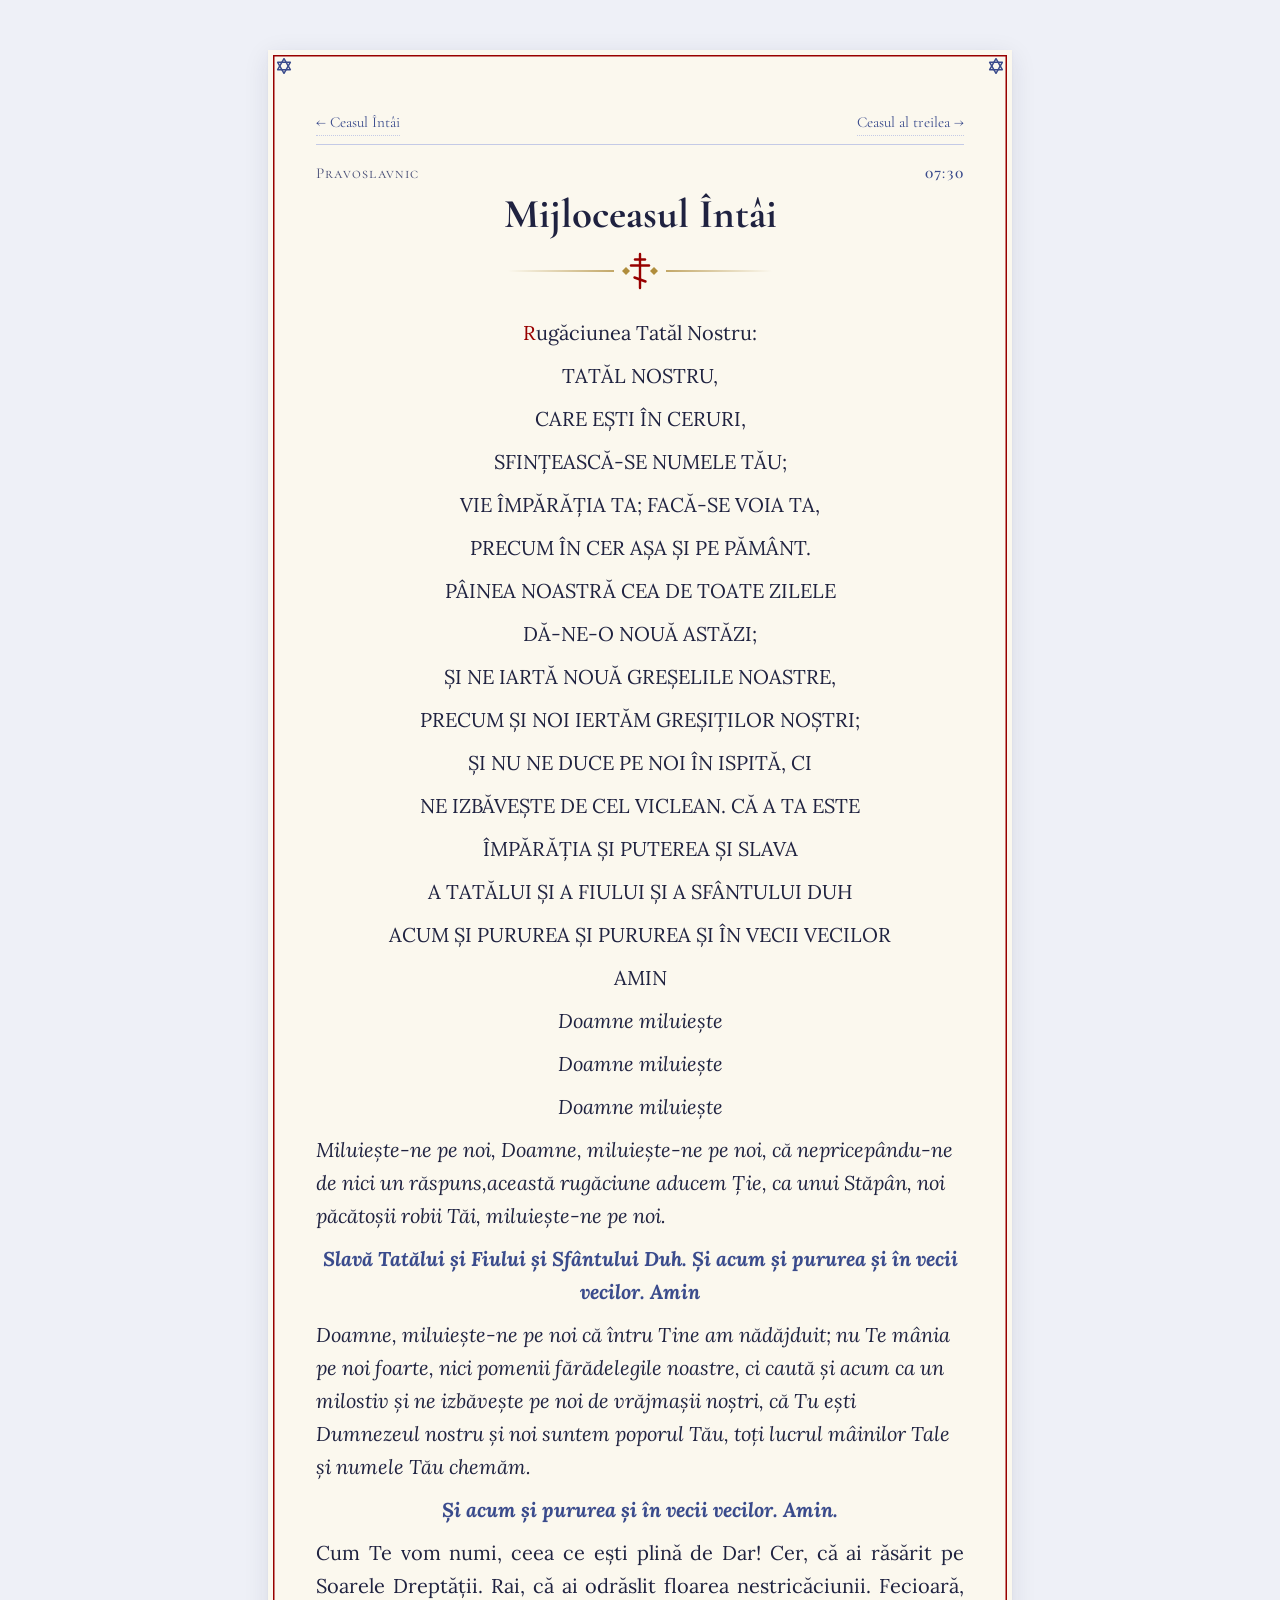
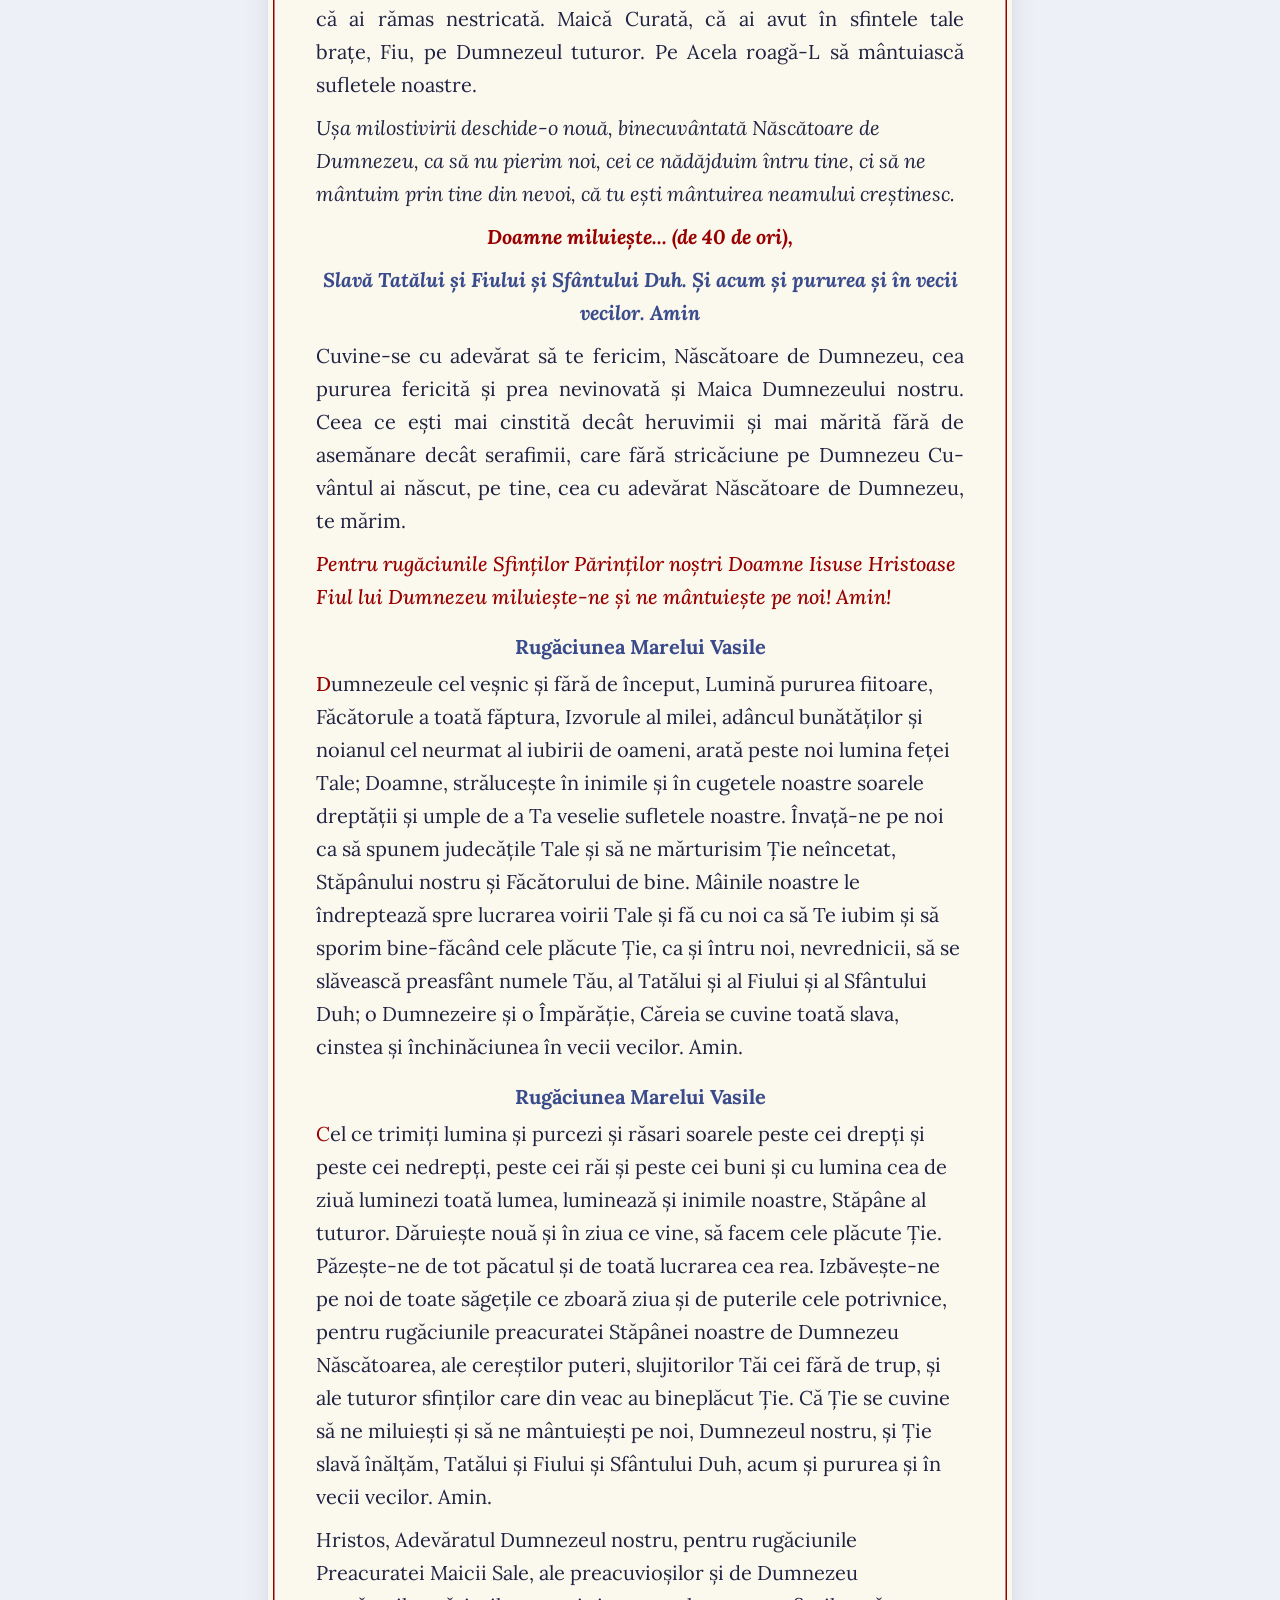
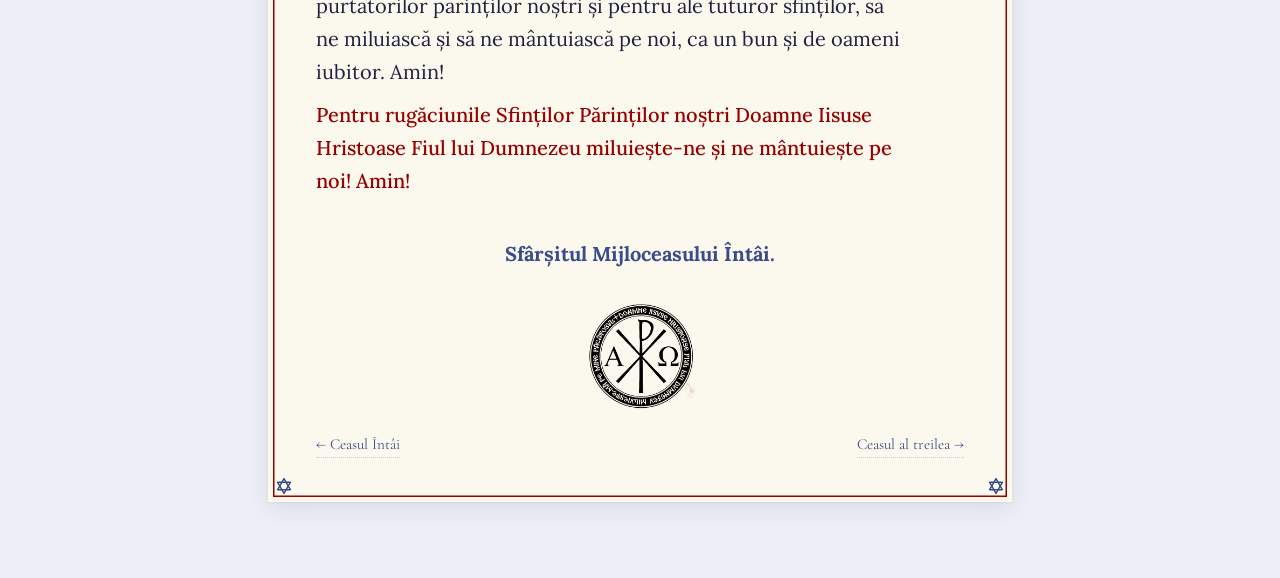
<file: docs/content/04-mijloceasul-1.html>
<!doctype html>
<html lang="ro">
<head>
  <meta charset="utf-8" />
  <meta name="viewport" content="width=device-width, initial-scale=1" />
  <title>Mijloceasul Întâi · Pravoslavnic</title>
  <script>/* Reader's text size, chosen with A−/A+ in the player. */
    try { var s = parseFloat(localStorage.getItem("pravoslavnic.textScale"));
          if (s > 0) document.documentElement.style.setProperty("--text-scale", s); } catch (e) {}
  </script>
  <link rel="preconnect" href="https://fonts.googleapis.com" />
  <link rel="preconnect" href="https://fonts.gstatic.com" crossorigin />
  <link href="https://fonts.googleapis.com/css2?family=Cormorant+Garamond:wght@500;600;700&family=Lora:ital,wght@0,400;0,500;1,400&display=swap" rel="stylesheet" />
  <link rel="stylesheet" href="../css/styles.css" />
</head>
<body>
  <article class="page">
    <div class="page__inner">
      <nav class="page__nav page__nav--top" aria-label="Navigare între ceasuri">
        <a href="03-ceasul-1.html" rel="prev">← Ceasul Întâi</a>
        <span class="spacer"></span>
        <a href="05-ceasul-3.html" rel="next">Ceasul al treilea →</a>
      </nav>
      <div class="page__eyebrow">
        <span>Pravoslavnic</span>
        <span class="scheduled-time">07:30</span>
      </div>
      <h1 class="page__title">Mijloceasul Întâi</h1>
      <hr class="page__rule" />
      <div class="page__body">
      <p class="align-center"><span class="dropcap">R</span>ugăciunea Tatăl Nostru:</p>
      <p class="align-center">TATĂL NOSTRU, </p>
      <p class="align-center">CARE EȘTI ÎN CERURI, </p>
      <p class="align-center">SFINȚEASCĂ-SE NUMELE TĂU;</p>
      <p class="align-center">VIE ÎMPĂRĂȚIA TA; FACĂ-SE VOIA TA,</p>
      <p class="align-center">PRECUM ÎN CER AȘA ȘI PE PĂMÂNT.</p>
      <p class="align-center">PÂINEA NOASTRĂ CEA DE TOATE ZILELE</p>
      <p class="align-center">DĂ-NE-O NOUĂ ASTĂZI;</p>
      <p class="align-center">ȘI NE IARTĂ NOUĂ GREȘELILE NOASTRE,</p>
      <p class="align-center">PRECUM ȘI NOI IERTĂM GREȘIȚILOR NOȘTRI;</p>
      <p class="align-center">ȘI NU NE DUCE PE NOI ÎN ISPITĂ, CI</p>
      <p class="align-center">NE IZBĂVEȘTE DE CEL VICLEAN. CĂ A TA ESTE </p>
      <p class="align-center">ÎMPĂRĂȚIA ȘI PUTEREA ȘI SLAVA </p>
      <p class="align-center">A TATĂLUI ȘI A FIULUI ȘI A SFÂNTULUI DUH </p>
      <p class="align-center">ACUM ȘI PURUREA ȘI PURUREA ȘI ÎN VECII VECILOR</p>
      <p class="align-center">AMIN</p>
      <p class="align-center"><em>Doamne miluiește</em></p>
      <p class="align-center"><em>Doamne miluiește </em></p>
      <p class="align-center"><em>Doamne miluiește  </em></p>
      <p><em>Miluiește-ne pe noi, Doamne, miluiește-ne pe noi, că nepricepându-ne de nici un răspuns,această rugăciune aducem Ție, ca unui Stăpân, noi păcătoșii robii Tăi, miluiește-ne pe noi.</em></p>
      <p class="doxology"><em><span class="rubric">Slavă Tatălui și Fiului și Sfântului Duh. Și acum și pururea și în vecii vecilor. Amin</span></em></p>
      <p><em>Doamne, miluiește-ne pe noi că întru Tine am nădăjduit; nu Te mânia pe noi foarte, nici pomenii fărădelegile noastre, ci caută și acum ca un milostiv și ne izbăvește pe noi de vrăjmașii noștri, că Tu ești Dumnezeul nostru și noi suntem poporul Tău, toți lucrul mâinilor Tale și numele Tău chemăm.</em></p>
      <p class="doxology"><em><span class="rubric">Și acum și pururea și în vecii vecilor. Amin.</span></em><em> </em></p>
      <p class="align-justify">Cum Te vom numi, ceea ce ești plină de Dar! Cer, că ai răsărit pe Soarele Dreptății. Rai, că ai odrăslit floarea nestricăciunii. Fecioară, că ai rămas nestricată. Maică Curată, că ai avut în sfintele tale brațe, Fiu, pe Dumnezeul tuturor. Pe Acela roagă-L să mântuiască sufletele noastre.</p>
      <p><em> Ușa milostivirii deschide-o nouă, binecuvântată Născătoare de Dumnezeu, ca să nu pierim noi, cei ce nădăjduim întru tine, ci să ne mântuim prin tine din nevoi, că tu ești mântuirea neamului creștinesc.</em></p>
      <p class="kyrie"><em><span class="rubric">Doamne miluiește... (de 40 de ori),</span></em></p>
      <p class="doxology"><em><span class="rubric">Slavă Tatălui și Fiului și Sfântului Duh. Și acum și pururea și în vecii vecilor. Amin</span></em></p>
      <p class="align-justify">Cuvine-se cu adevărat să te fericim, Născătoare de Dumnezeu, cea puru­rea fe­ricită și prea nevinovată și Maica Dumne­zeului nostru. Ceea ce ești mai cinstită decât heruvimii și mai mărită fără de ase­mănare decât serafimii, ca­re fără stri­că­ciune pe Dumnezeu Cu­vântul ai născut, pe tine, cea cu ade­vărat Năs­cătoare de Dumnezeu, te mărim.</p>
      <p><em><span class="rubric">Pentru rugăciunile Sfinților Părinților noștri Doamne Iisuse Hristoase Fiul lui Dumnezeu miluiește-ne și ne mântuiește pe noi! Amin!</span></em></p>
      <h2 class="align-center"><strong><span class="rubric">Rugăciunea Marelui Vasile</span></strong></h2>
      <p><span class="rubric">   <span class="dropcap">D</span></span>umnezeule cel veșnic și fără de început, Lumină pururea fiitoare, Făcătorule a toată făptura, Izvorule al milei, adâncul bunătăților și noianul cel neurmat al iubirii de oameni, arată peste noi lumina feței Tale; Doamne, strălucește în inimile și în cugetele noastre soarele dreptății și umple de a Ta veselie sufletele noastre. Învață-ne pe noi ca să spunem judecățile Tale și să ne mărturisim Ție neîncetat, Stăpânului nostru și Făcătorului de bine. Mâinile noastre le îndreptează spre lucrarea voirii Tale și fă cu noi ca să Te iubim și să sporim bine-făcând cele plăcute Ție, ca și întru noi, nevrednicii, să se slăvească preasfânt numele Tău, al Tatălui și al Fiului și al Sfântului Duh; o Dumnezeire și o Împărăție, Căreia se cuvine toată slava, cinstea și închinăciunea în vecii vecilor. Amin.</p>
      <h2 class="align-center"><strong><span class="rubric">Rugăciunea Marelui Vasile</span></strong></h2>
      <p><span class="dropcap">C</span>el ce trimiți lumina și purcezi și răsari soarele peste cei drepți și peste cei nedrepți, peste cei răi și peste cei buni și cu lumina cea de ziuă luminezi toată lumea, luminează și inimile noastre, Stăpâne al tuturor. Dăruiește nouă și în ziua ce vine, să facem cele plăcute Ție. Păzește-ne de tot păcatul și de toată lucrarea cea rea. Izbăvește-ne pe noi de toate săgețile ce zboară ziua și de puterile cele potrivnice, pentru rugăciunile preacuratei Stăpânei noastre de Dumnezeu Născătoarea, ale cereștilor puteri, slujitorilor Tăi cei fără de trup, și ale tuturor sfinților care din veac au bineplăcut Ție. Că Ție se cuvine să ne miluiești și să ne mântuiești pe noi, Dumnezeul nostru, și Ție slavă înălțăm, Tatălui și Fiului și Sfântului Duh, acum și pururea și în vecii vecilor. Amin.</p>
      <p>Hristos, Adevăratul Dumnezeul nostru, pentru rugăciunile Preacuratei Maicii Sale, ale preacuvioșilor și de Dumnezeu purtătorilor părinților noștri și pentru ale tuturor sfinților, să ne miluiască și să ne mântuiască pe noi, ca un bun și de oameni iubitor. Amin!  </p>
      <p><span class="rubric">Pentru rugăciunile Sfinților Părinților noștri Doamne Iisuse Hristoase Fiul lui Dumnezeu miluiește-ne și ne mântuiește pe noi! Amin!</span></p>
      <p class="page-ending">Sfârșitul Mijloceasului Întâi.</p>
      </div>
      <div class="page__footer-mark" role="presentation" aria-hidden="true"></div>
      <nav class="page__nav" aria-label="Navigare între ceasuri">
        <a href="03-ceasul-1.html" rel="prev">← Ceasul Întâi</a>
        <span class="spacer"></span>
        <a href="05-ceasul-3.html" rel="next">Ceasul al treilea →</a>
      </nav>
    </div>
  </article>
</body>
</html>
</file>
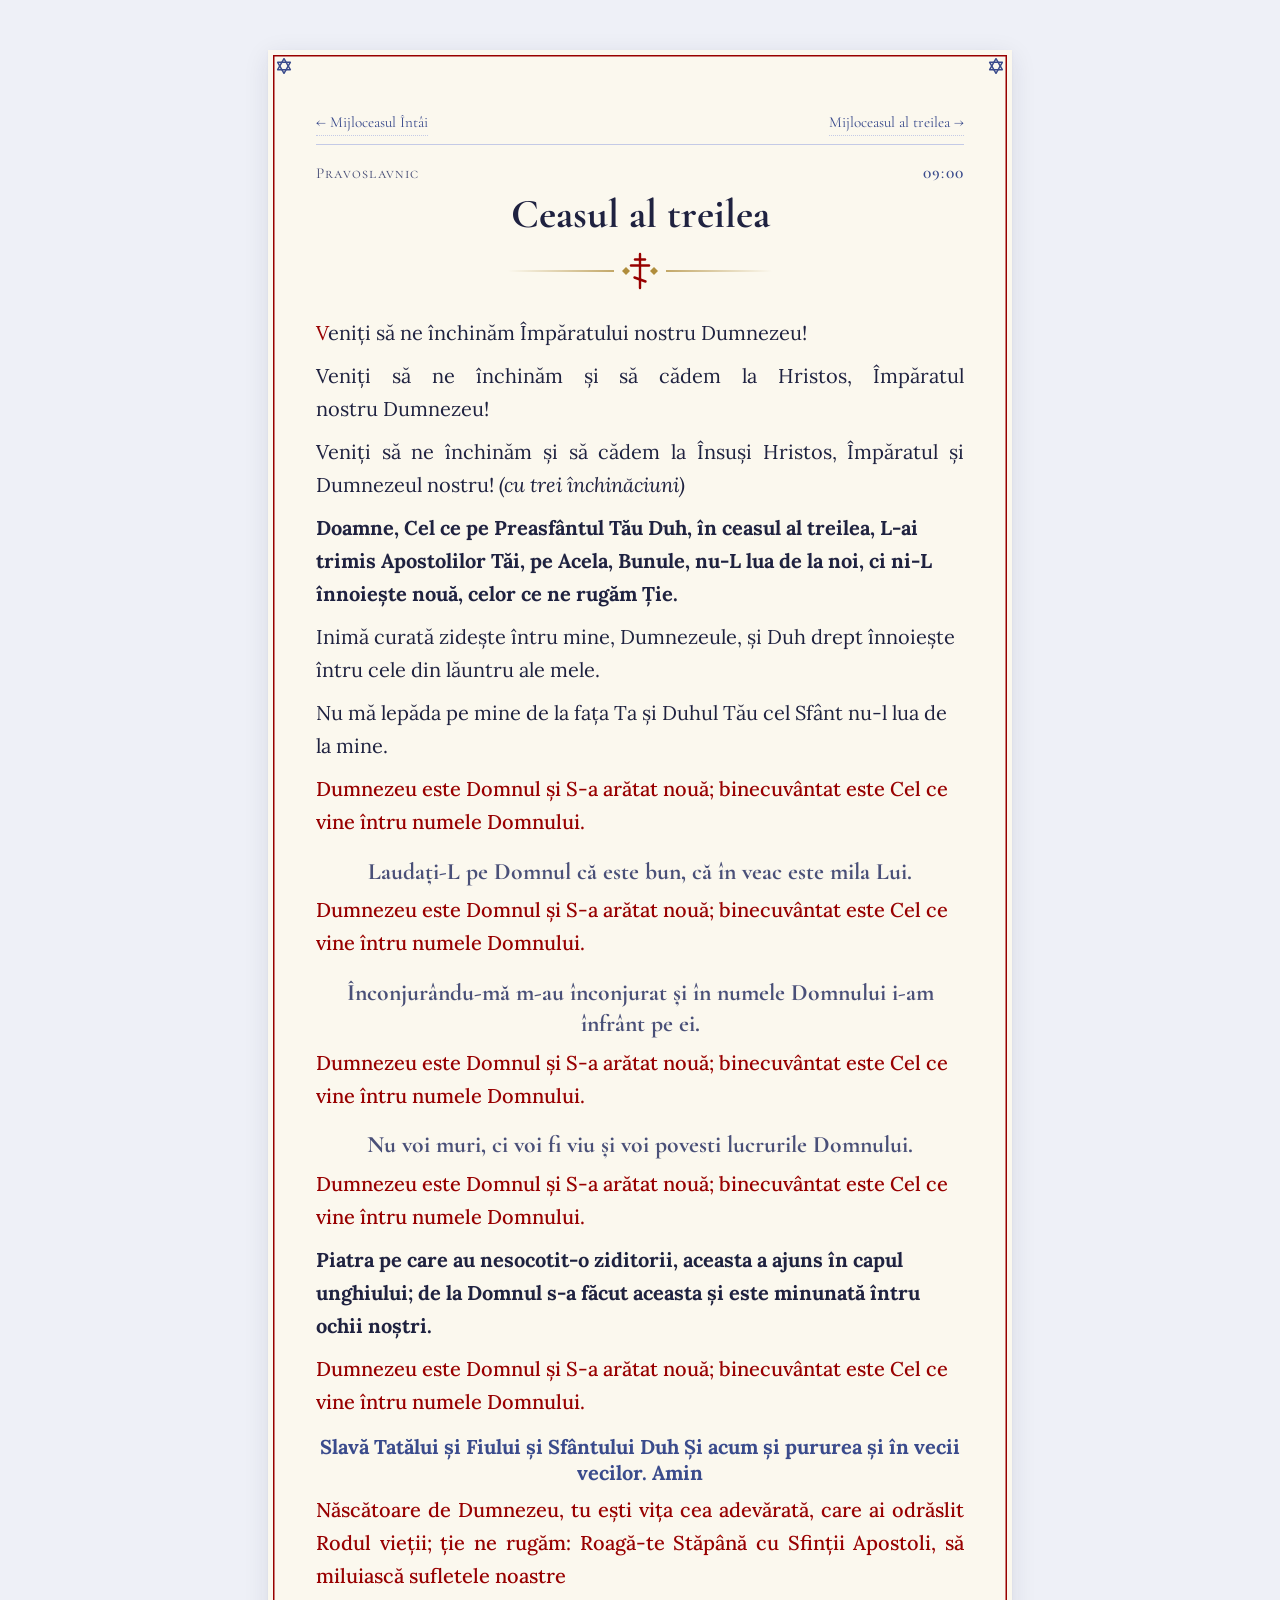
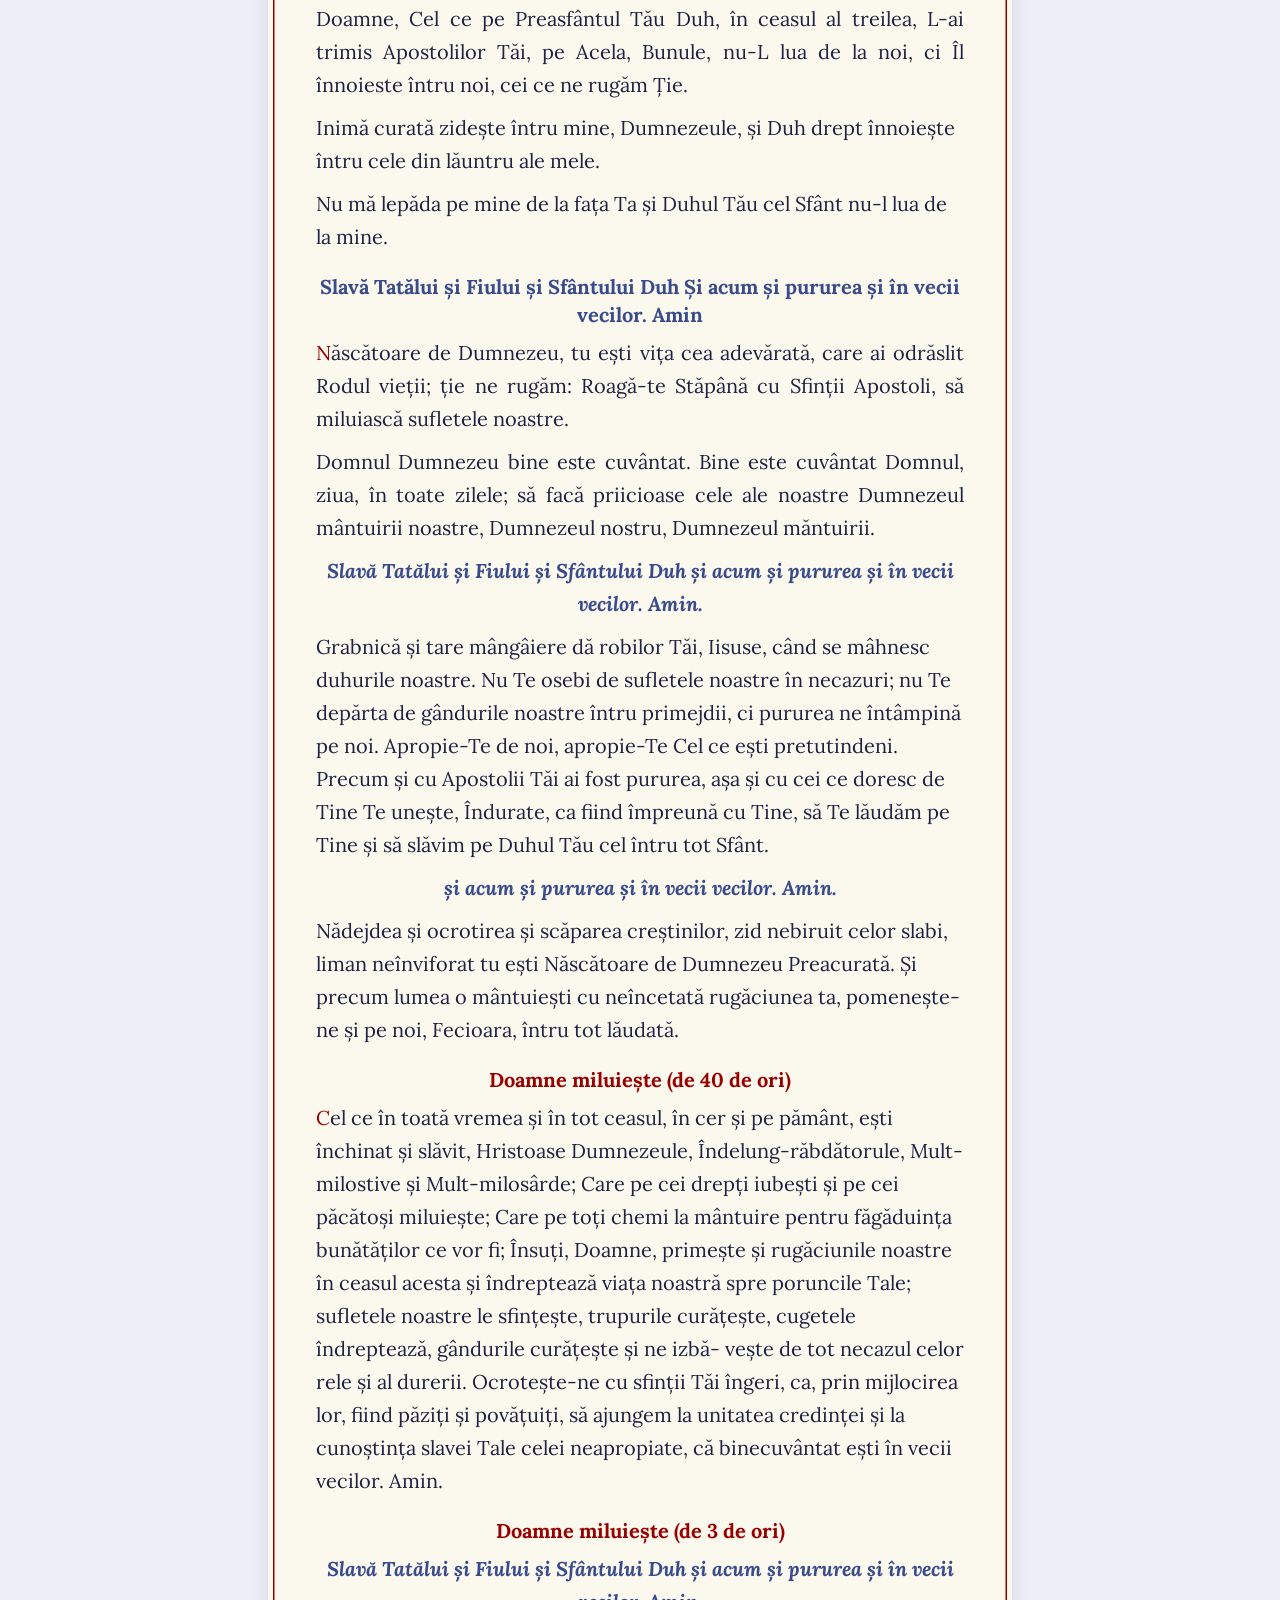
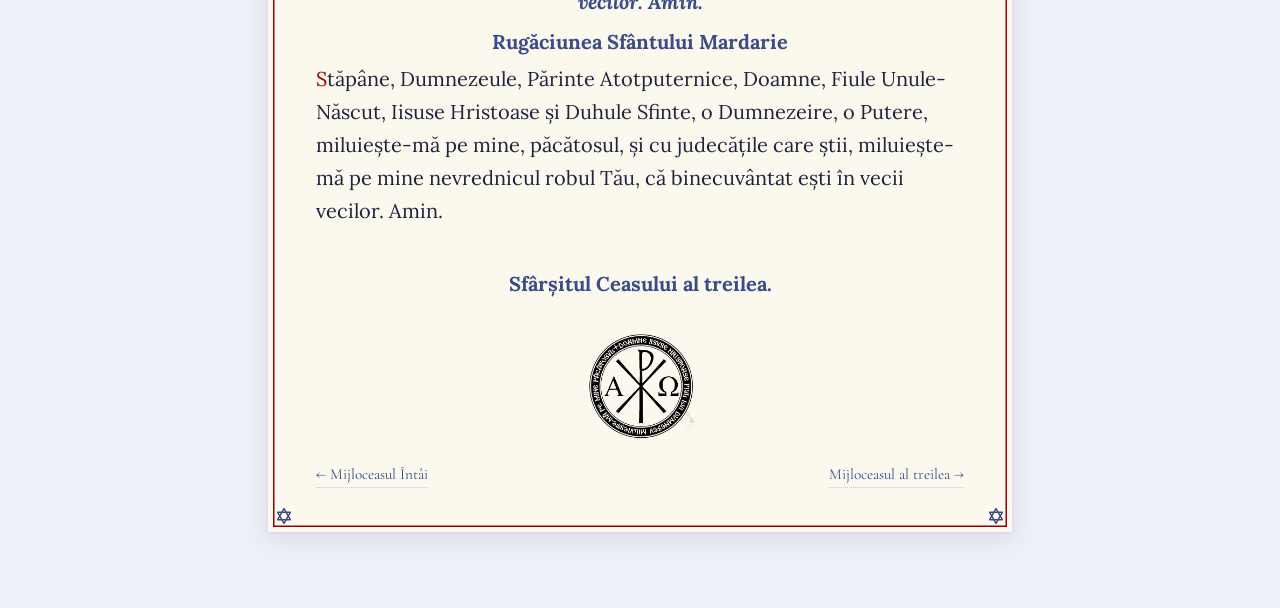
<file: docs/content/05-ceasul-3.html>
<!doctype html>
<html lang="ro">
<head>
  <meta charset="utf-8" />
  <meta name="viewport" content="width=device-width, initial-scale=1" />
  <title>Ceasul al treilea · Pravoslavnic</title>
  <script>/* Reader's text size, chosen with A−/A+ in the player. */
    try { var s = parseFloat(localStorage.getItem("pravoslavnic.textScale"));
          if (s > 0) document.documentElement.style.setProperty("--text-scale", s); } catch (e) {}
  </script>
  <link rel="preconnect" href="https://fonts.googleapis.com" />
  <link rel="preconnect" href="https://fonts.gstatic.com" crossorigin />
  <link href="https://fonts.googleapis.com/css2?family=Cormorant+Garamond:wght@500;600;700&family=Lora:ital,wght@0,400;0,500;1,400&display=swap" rel="stylesheet" />
  <link rel="stylesheet" href="../css/styles.css" />
</head>
<body>
  <article class="page">
    <div class="page__inner">
      <nav class="page__nav page__nav--top" aria-label="Navigare între ceasuri">
        <a href="04-mijloceasul-1.html" rel="prev">← Mijloceasul Întâi</a>
        <span class="spacer"></span>
        <a href="06-mijloceasul-3.html" rel="next">Mijloceasul al treilea →</a>
      </nav>
      <div class="page__eyebrow">
        <span>Pravoslavnic</span>
        <span class="scheduled-time">09:00</span>
      </div>
      <h1 class="page__title">Ceasul al treilea</h1>
      <hr class="page__rule" />
      <div class="page__body">
      <p class="align-justify"><span class="dropcap">V</span>eniți să ne închinăm Împăratului nostru Dumnezeu!</p>
      <p class="align-justify">Veniți să ne închinăm și să cădem la Hristos, Împăratul nostru Dumnezeu!</p>
      <p class="align-justify">Veniți să ne închinăm și să cădem la Însuși Hristos, Împăratul și Dumnezeul nostru! <em>(cu trei închinăciuni)</em></p>
      <p><strong>Doamne, Cel ce pe Preasfântul Tău Duh, în ceasul al treilea, L-ai trimis Apostolilor Tăi, pe Acela, Bunule, nu-L lua de la noi, ci ni-L înnoiește nouă, celor ce ne rugăm Ție.</strong></p>
      <p>Inimă curată zidește întru mine, Dum­nezeule, și Duh drept înnoiește întru cele din lăuntru ale mele.</p>
      <p>Nu mă lepăda pe mine de la fața Ta și Duhul Tău cel Sfânt nu-l lua de la mine.</p>
      <p><span class="rubric">Dumnezeu este Domnul și S-a arătat nouă; binecuvântat este Cel ce vine întru numele Domnului. </span></p>
      <h3 class="align-center"><strong>Laudați-L pe Domnul că este bun, că în veac este mila Lui. </strong></h3>
      <p><span class="rubric">Dumnezeu este Domnul și S-a arătat nouă; binecuvântat este Cel ce vine întru numele Domnului. </span></p>
      <h3 class="align-center"><strong>Înconjurându-mă m-au înconjurat și în numele Domnului i-am înfrânt pe ei. </strong></h3>
      <p><span class="rubric">Dumnezeu este Domnul și S-a arătat nouă; binecuvântat este Cel ce vine întru numele Domnului.</span> </p>
      <h3 class="align-center"><strong>Nu voi muri, ci voi fi viu și voi povesti lucrurile Domnului. </strong></h3>
      <p><span class="rubric">Dumnezeu este Domnul și S-a arătat nouă; binecuvântat este Cel ce vine întru numele Domnului. </span></p>
      <p><strong>Piatra pe care au nesocotit-o ziditorii, aceasta a ajuns în capul unghiului; de la Domnul s-a făcut aceasta și este minunată întru ochii noștri.</strong> </p>
      <p><span class="rubric">Dumnezeu este Domnul și S-a arătat nouă; binecuvântat este Cel ce vine întru numele Domnului.</span> </p>
      <h3 class="align-center doxology"><strong>Slavă Tatălui și Fiului și Sfântului Duh Și acum și pururea și în vecii vecilor. Amin</strong></h3>
      <p class="align-justify"><span class="rubric">Născătoare de Dumnezeu, tu ești vița cea adevărată, care ai odrăslit Rodul vieții; ție ne rugăm: Roagă-te Stăpână cu Sfinții Apostoli, să miluiască sufletele noastre</span></p>
      <p class="align-justify">Doamne, Cel ce pe Preasfântul Tău Duh, în ceasul al treilea, L-ai trimis Apostolilor Tăi, pe Acela, Bunule, nu-L lua de la noi, ci Îl înnoieste întru noi, cei ce ne rugăm Ție.</p>
      <p>Inimă curată zidește întru mine, Dum­nezeule, și Duh drept înnoiește întru cele din lăuntru ale mele.</p>
      <p>Nu mă lepăda pe mine de la fața Ta și Duhul Tău cel Sfânt nu-l lua de la mine.</p>
      <h2 class="align-center doxology"><strong><span class="rubric">Slavă Tatălui și Fiului și Sfântului Duh Și acum și pururea și în vecii vecilor. Amin</span></strong></h2>
      <p class="align-justify"><span class="dropcap">N</span>ăscătoare de Dumnezeu, tu ești vița cea adevărată, care ai odrăslit Rodul vieții; ție ne rugăm: Roagă-te Stăpână cu Sfinții Apostoli, să miluiască sufletele noastre.</p>
      <p class="align-justify">Domnul Dumnezeu bine este cuvântat. Bine este cuvântat Domnul, ziua, în toate zilele; să facă priicioase cele ale noastre Dumnezeul mântuirii noastre, Dumnezeul nostru, Dumnezeul măntuirii.</p>
      <p class="doxology"><strong><em>Slavă Tatălui și Fiului și Sfântului Duh și acum și pururea și în vecii vecilor</em></strong><em>. </em><strong><em>Amin.</em></strong></p>
      <p>Grabnică și tare mângâiere dă robilor Tăi, Iisuse, când se mâhnesc duhurile noastre. Nu Te osebi de sufletele noastre în necazuri; nu Te depărta de gândurile noastre întru primejdii, ci pururea ne întâmpină pe noi. Apropie-Te de noi, apropie-Te Cel ce ești pretutindeni. Precum și cu Apostolii Tăi ai fost pururea, așa și cu cei ce doresc de Tine Te unește, Îndurate, ca fiind împreună cu Tine, să Te lăudăm pe Tine și să slăvim pe Duhul Tău cel întru tot Sfânt.</p>
      <p class="doxology"><strong><em>și acum și pururea și în vecii vecilor</em></strong><em>. </em><strong><em>Amin.</em></strong></p>
      <p>Nădejdea și ocrotirea și scăparea creștinilor, zid nebiruit celor slabi, liman neînviforat tu ești Născătoare de Dumnezeu Preacurată. Și precum lumea o mântuiești cu neîncetată rugăciunea ta, pomenește-ne și pe noi, Fecioara, întru tot lăudată.</p>
      <h2 class="align-center kyrie"><span class="rubric">Doamne miluiește (de 40 de ori) </span></h2>
      <p><span class="dropcap">C</span>el ce în toată vremea și în tot ceasul, în cer și pe pământ, ești în­chinat și slăvit, Hristoase Dumnezeule, Îndelung-răbdătorule, Mult-milostive și Mult-milosârde; Care pe cei drepți iu­bești și pe cei păcătoși miluiește; Care pe toți chemi la mântuire pentru făgă­du­ința bunătăților ce vor fi; Însuți, Doamne, primește și rugăciunile noastre în ceasul acesta și îndreptează viața noastră spre poruncile Tale; sufletele noastre le sfin­țește, trupurile curățește, cugetele îndreptează, gândurile curățește și ne izbă­- vește de tot necazul celor rele și al durerii. Ocrotește-ne cu sfinții Tăi îngeri, ca, prin mijlocirea lor, fiind păziți și povă­țuiți, să ajungem la unitatea credinței și la cunoștința slavei Tale celei neapropiate, că binecuvântat ești în vecii vecilor. Amin.</p>
      <h2 class="align-center kyrie"><span class="rubric">Doamne miluiește (de 3 de ori) </span></h2>
      <p class="doxology"><strong><em>Slavă Tatălui și Fiului și Sfântului Duh și acum și pururea și în vecii vecilor</em></strong><em>. </em><strong><em>Amin.</em></strong></p>
      <h2 class="align-center"><span class="rubric">Rugăciunea Sfântului Mardarie</span></h2>
      <p><span class="dropcap">S</span>tăpâne, Dumnezeule, Părinte Atotputernice, Doamne, Fiule Unule-Născut, Iisuse Hristoase și Duhule Sfinte, o Dumnezeire, o Putere, miluiește-mă pe mine, păcătosul, și cu judecățile care știi, miluiește-mă pe mine nevrednicul robul Tău, că binecuvântat ești în vecii vecilor. Amin.</p>
      <p class="page-ending">Sfârșitul Ceasului al treilea.</p>
      </div>
      <div class="page__footer-mark" role="presentation" aria-hidden="true"></div>
      <nav class="page__nav" aria-label="Navigare între ceasuri">
        <a href="04-mijloceasul-1.html" rel="prev">← Mijloceasul Întâi</a>
        <span class="spacer"></span>
        <a href="06-mijloceasul-3.html" rel="next">Mijloceasul al treilea →</a>
      </nav>
    </div>
  </article>
</body>
</html>
</file>
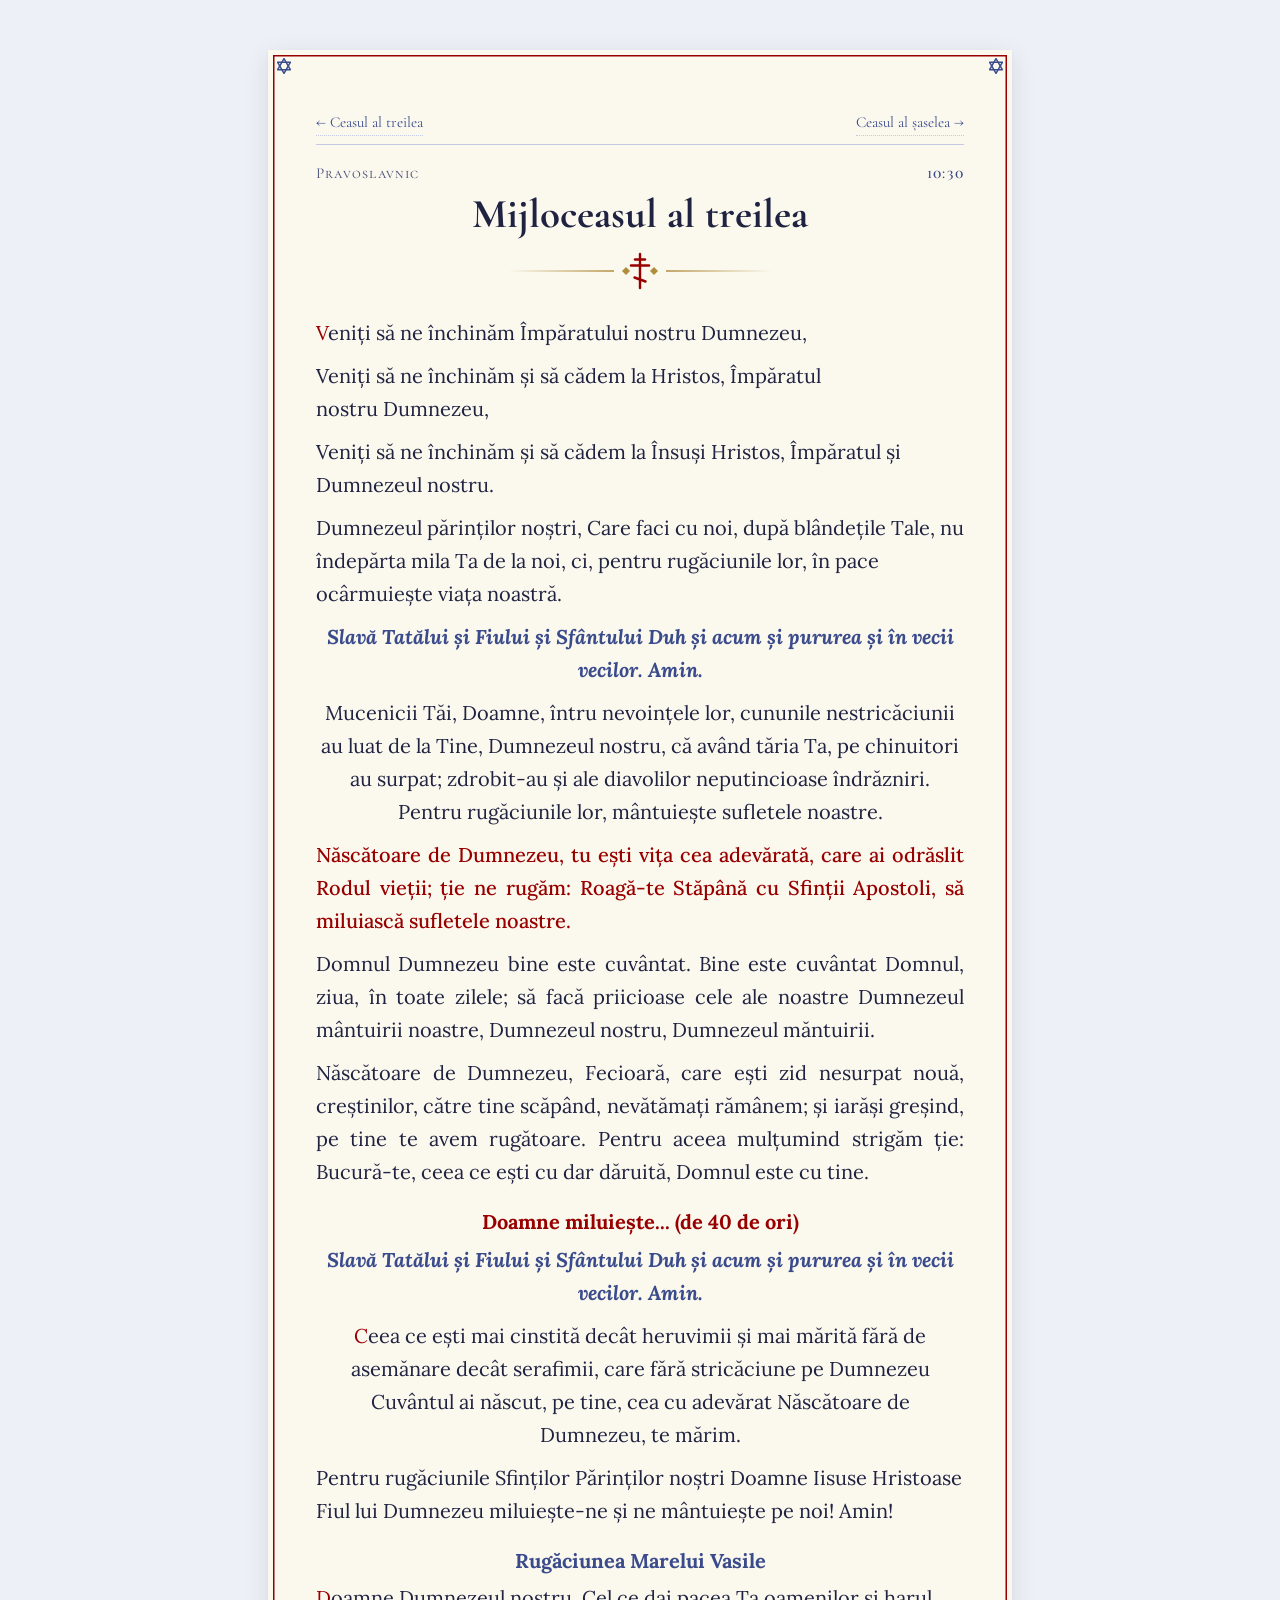
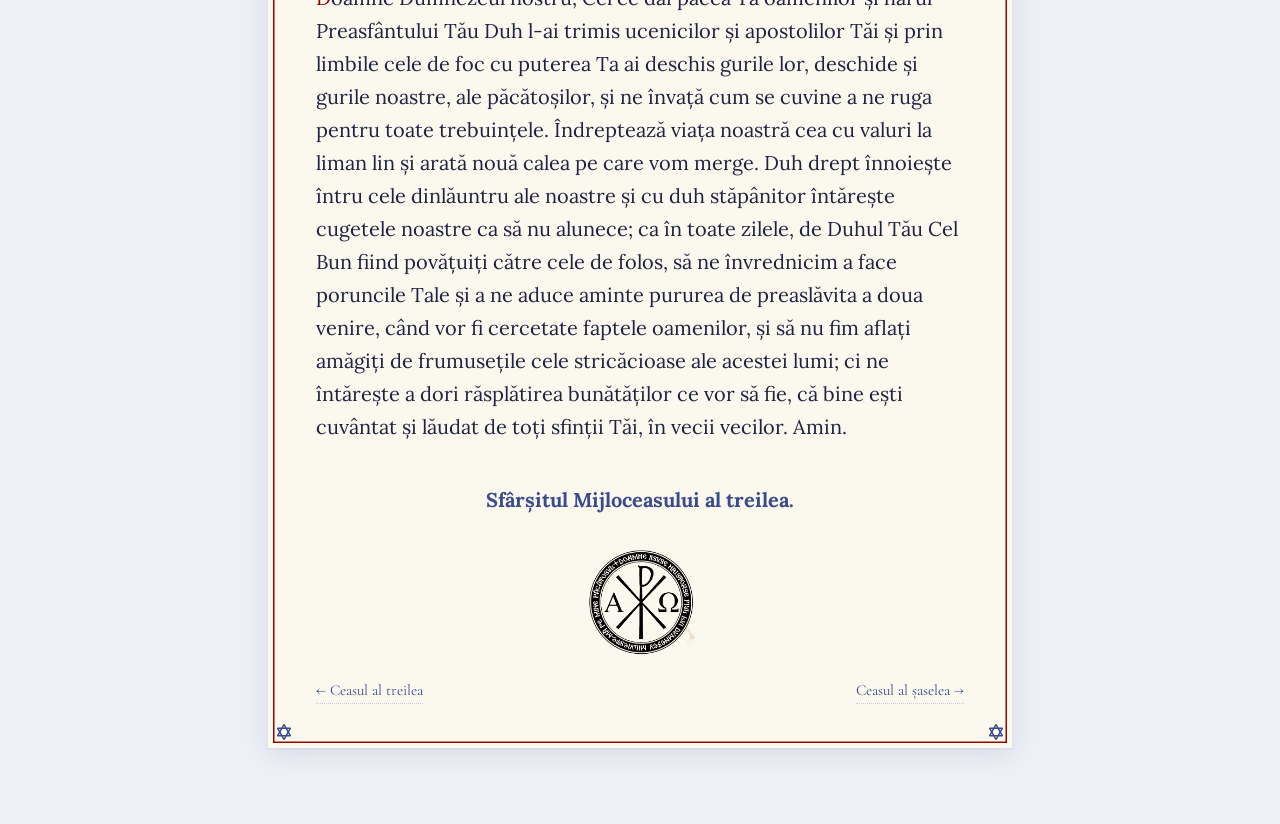
<file: docs/content/06-mijloceasul-3.html>
<!doctype html>
<html lang="ro">
<head>
  <meta charset="utf-8" />
  <meta name="viewport" content="width=device-width, initial-scale=1" />
  <title>Mijloceasul al treilea · Pravoslavnic</title>
  <script>/* Reader's text size, chosen with A−/A+ in the player. */
    try { var s = parseFloat(localStorage.getItem("pravoslavnic.textScale"));
          if (s > 0) document.documentElement.style.setProperty("--text-scale", s); } catch (e) {}
  </script>
  <link rel="preconnect" href="https://fonts.googleapis.com" />
  <link rel="preconnect" href="https://fonts.gstatic.com" crossorigin />
  <link href="https://fonts.googleapis.com/css2?family=Cormorant+Garamond:wght@500;600;700&family=Lora:ital,wght@0,400;0,500;1,400&display=swap" rel="stylesheet" />
  <link rel="stylesheet" href="../css/styles.css" />
</head>
<body>
  <article class="page">
    <div class="page__inner">
      <nav class="page__nav page__nav--top" aria-label="Navigare între ceasuri">
        <a href="05-ceasul-3.html" rel="prev">← Ceasul al treilea</a>
        <span class="spacer"></span>
        <a href="07-ceasul-6.html" rel="next">Ceasul al șaselea →</a>
      </nav>
      <div class="page__eyebrow">
        <span>Pravoslavnic</span>
        <span class="scheduled-time">10:30</span>
      </div>
      <h1 class="page__title">Mijloceasul al treilea</h1>
      <hr class="page__rule" />
      <div class="page__body">
      <p><span class="dropcap">V</span>eniți să ne închinăm Împăratului nostru Dumnezeu, </p>
      <p>Veniți să ne închinăm și să cădem la Hristos, Împăratul nostru Dumnezeu, </p>
      <p>Veniți să ne închinăm și să cădem la Însuși Hristos, Împăratul și Dumnezeul nostru.</p>
      <p>Dumnezeul părinților noștri, Care faci cu noi, după blândețile Tale, nu îndepărta mila Ta de la noi, ci, pentru rugăciunile lor, în pace ocârmuiește viața noastră.</p>
      <p class="doxology"><strong><em>Slavă Tatălui și Fiului și Sfântului Duh și acum și pururea și în vecii vecilor</em></strong><em>. </em><strong><em>Amin.</em></strong></p>
      <p class="align-center">Mucenicii Tăi, Doamne, întru nevoințele lor, cununile nestricăciunii au luat de la Tine, Dumnezeul nostru, că având tăria Ta, pe chinuitori au surpat; zdrobit-au și ale diavolilor neputincioase îndrăzniri. Pentru rugăciunile lor, mântuiește sufletele noastre.</p>
      <p class="align-justify"><span class="rubric">Născătoare de Dumnezeu, tu ești vița cea adevărată, care ai odrăslit Rodul vieții; ție ne rugăm: Roagă-te Stăpână cu Sfinții Apostoli, să miluiască sufletele noastre.</span></p>
      <p class="align-justify">Domnul Dumnezeu bine este cuvântat. Bine este cuvântat Domnul, ziua, în toate zilele; să facă priicioase cele ale noastre Dumnezeul mântuirii noastre, Dumnezeul nostru, Dumnezeul măntuirii.</p>
      <p class="align-justify">Născătoare de Dumnezeu, Fecioară, care ești zid nesurpat nouă, creștinilor, către tine scăpând, nevătămați rămânem; și iarăși greșind, pe tine te avem rugătoare. Pentru aceea mulțumind strigăm ție: Bucură-te, ceea ce ești cu dar dăruită, Domnul este cu tine.</p>
      <h2 class="align-center kyrie"><span class="rubric">Doamne miluiește... (de 40 de ori)</span></h2>
      <p class="doxology"><strong><em>Slavă Tatălui și Fiului și Sfântului Duh și acum și pururea și în vecii vecilor</em></strong><em>. </em><strong><em>Amin.</em></strong></p>
      <p class="align-center"><span class="dropcap">C</span>eea ce ești mai cinstită decât heruvimii și mai mărită fără de ase­mănare decât serafimii, ca­re fără stri­că­ciune pe Dumnezeu Cu­vântul ai născut, pe tine, cea cu ade­vărat Năs­cătoare de Dumnezeu, te mărim.</p>
      <p>Pentru rugăciunile Sfinților Părinților noștri Doamne Iisuse Hristoase Fiul lui Dumnezeu miluiește-ne și ne mântuiește pe noi! Amin!</p>
      <h2 class="align-center"><span class="rubric">Rugăciunea Marelui Vasile</span></h2>
      <p>   <span class="dropcap">D</span>oamne Dumnezeul nostru, Cel ce dai pacea Ta oamenilor și harul Preasfântului Tău Duh l-ai trimis ucenicilor și apostolilor Tăi și prin limbile cele de foc cu puterea Ta ai deschis gurile lor, deschide și gurile noastre, ale păcătoșilor, și ne învață cum se cuvine a ne ruga pentru toate trebuințele. Îndreptează viața noastră cea cu valuri la liman lin și arată nouă calea pe care vom merge. Duh drept înnoiește întru cele dinlăuntru ale noastre și cu duh stăpânitor întărește cugetele noastre ca să nu alunece; ca în toate zilele, de Duhul Tău Cel Bun fiind povățuiți către cele de folos, să ne învrednicim a face poruncile Tale și a ne aduce aminte pururea de preaslăvita a doua venire, când vor fi cercetate faptele oamenilor, și să nu fim aflați amăgiți de frumusețile cele stricăcioase ale acestei lumi; ci ne întărește a dori răsplătirea bunătăților ce vor să fie, că bine ești cuvântat și lăudat de toți sfinții Tăi, în vecii vecilor. Amin.</p>
      <p class="page-ending">Sfârșitul Mijloceasului al treilea.</p>
      </div>
      <div class="page__footer-mark" role="presentation" aria-hidden="true"></div>
      <nav class="page__nav" aria-label="Navigare între ceasuri">
        <a href="05-ceasul-3.html" rel="prev">← Ceasul al treilea</a>
        <span class="spacer"></span>
        <a href="07-ceasul-6.html" rel="next">Ceasul al șaselea →</a>
      </nav>
    </div>
  </article>
</body>
</html>
</file>
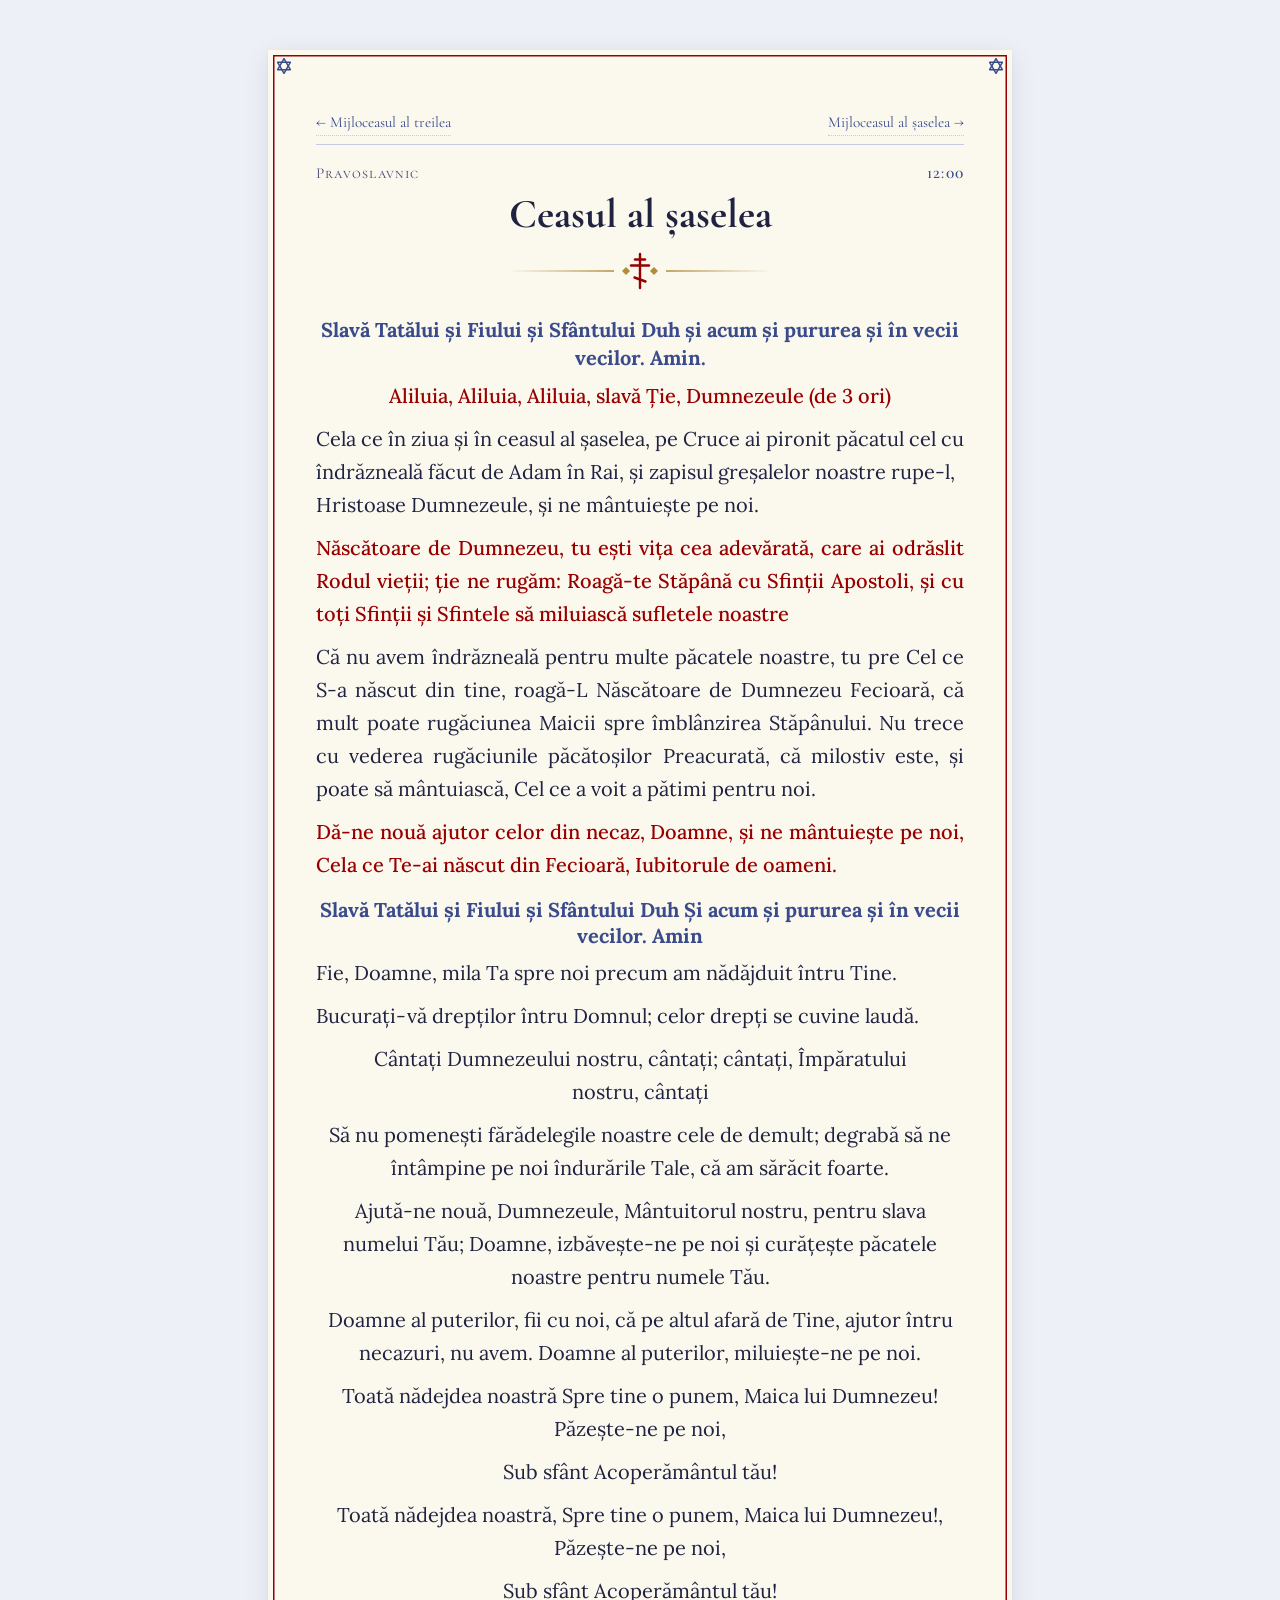
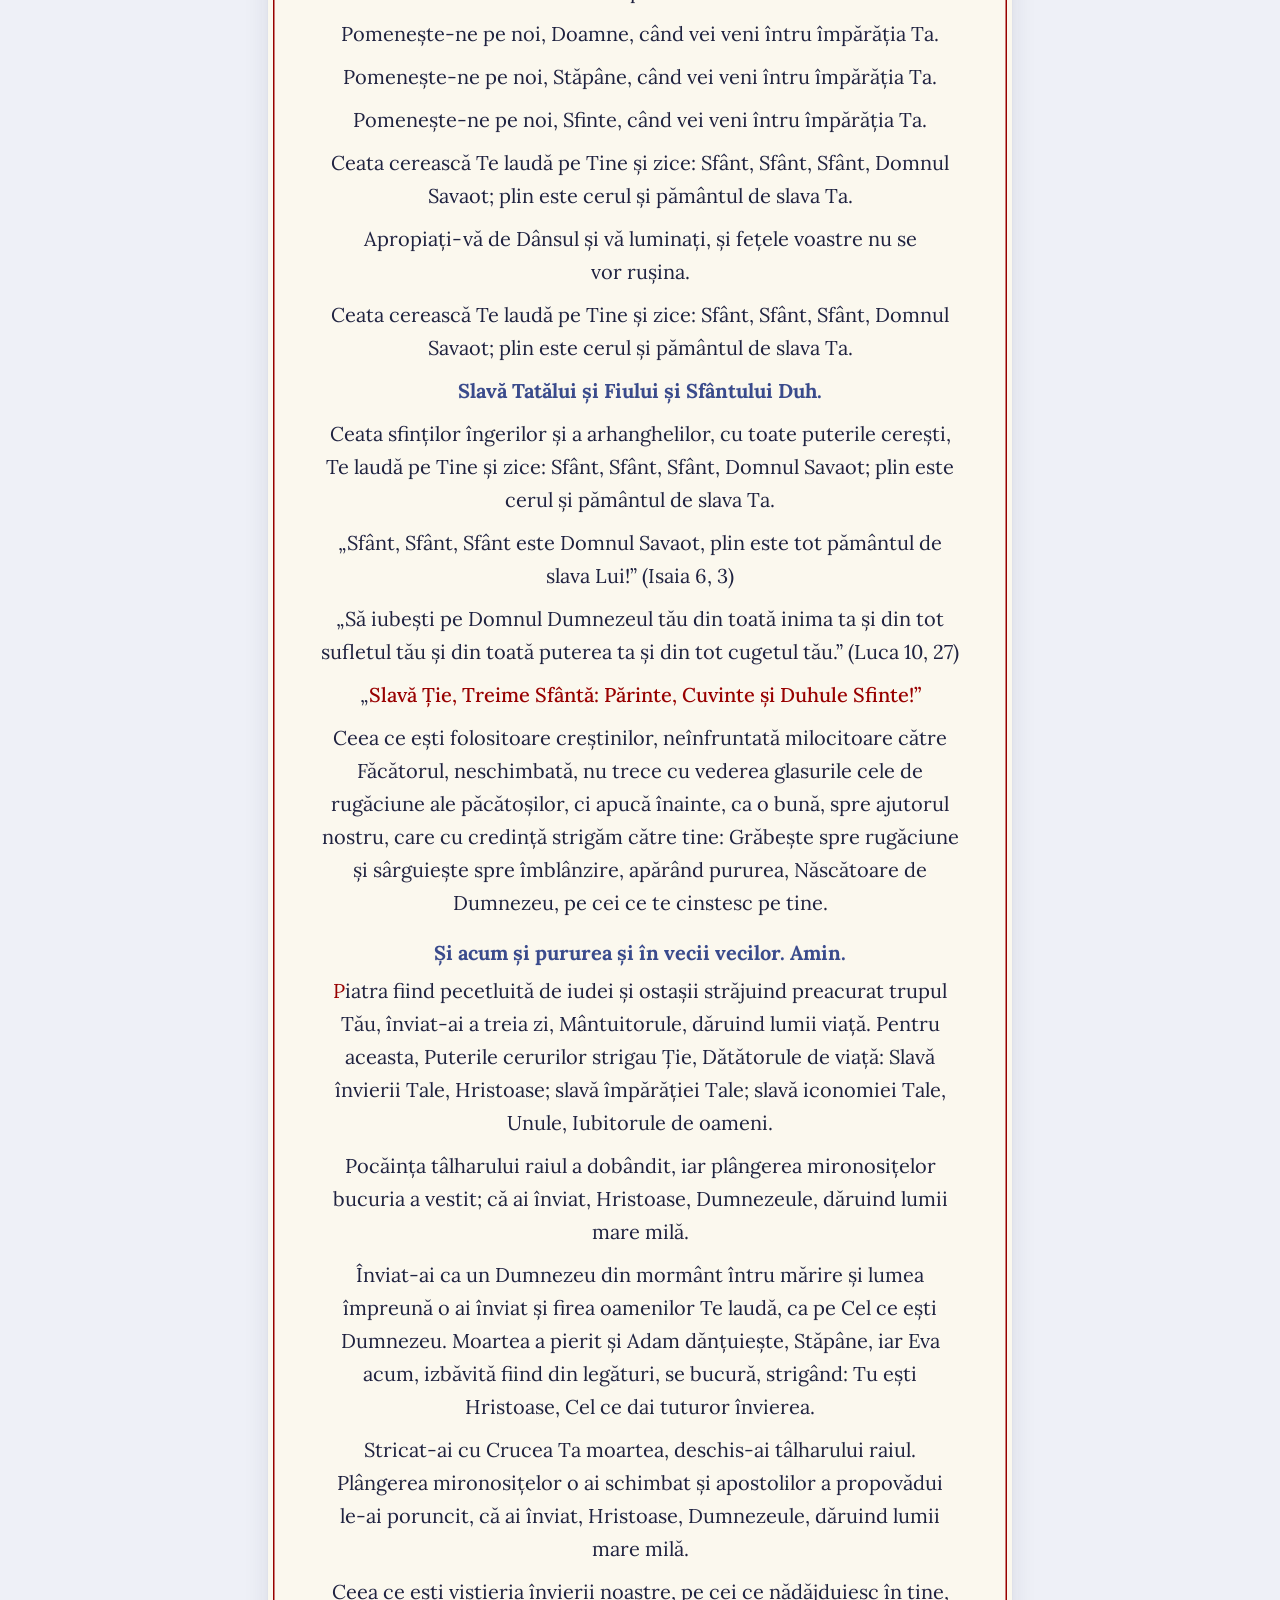
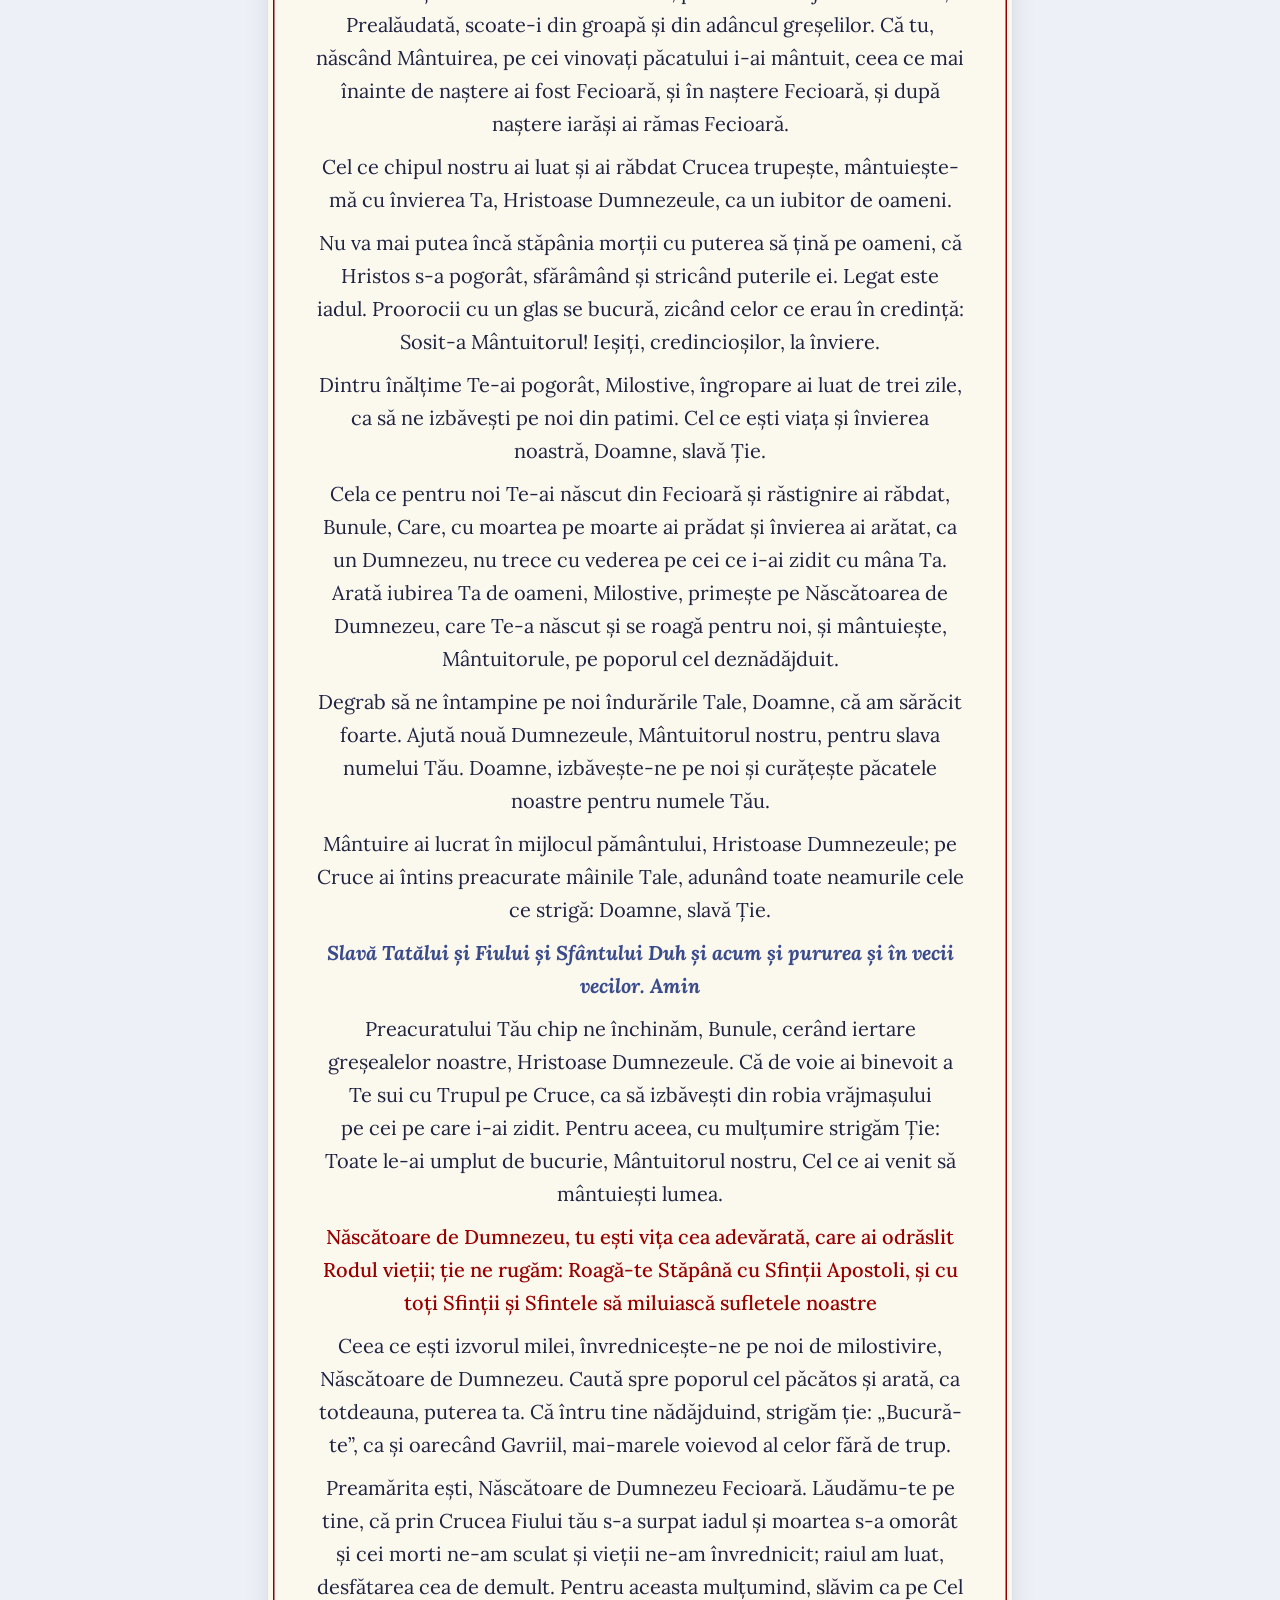
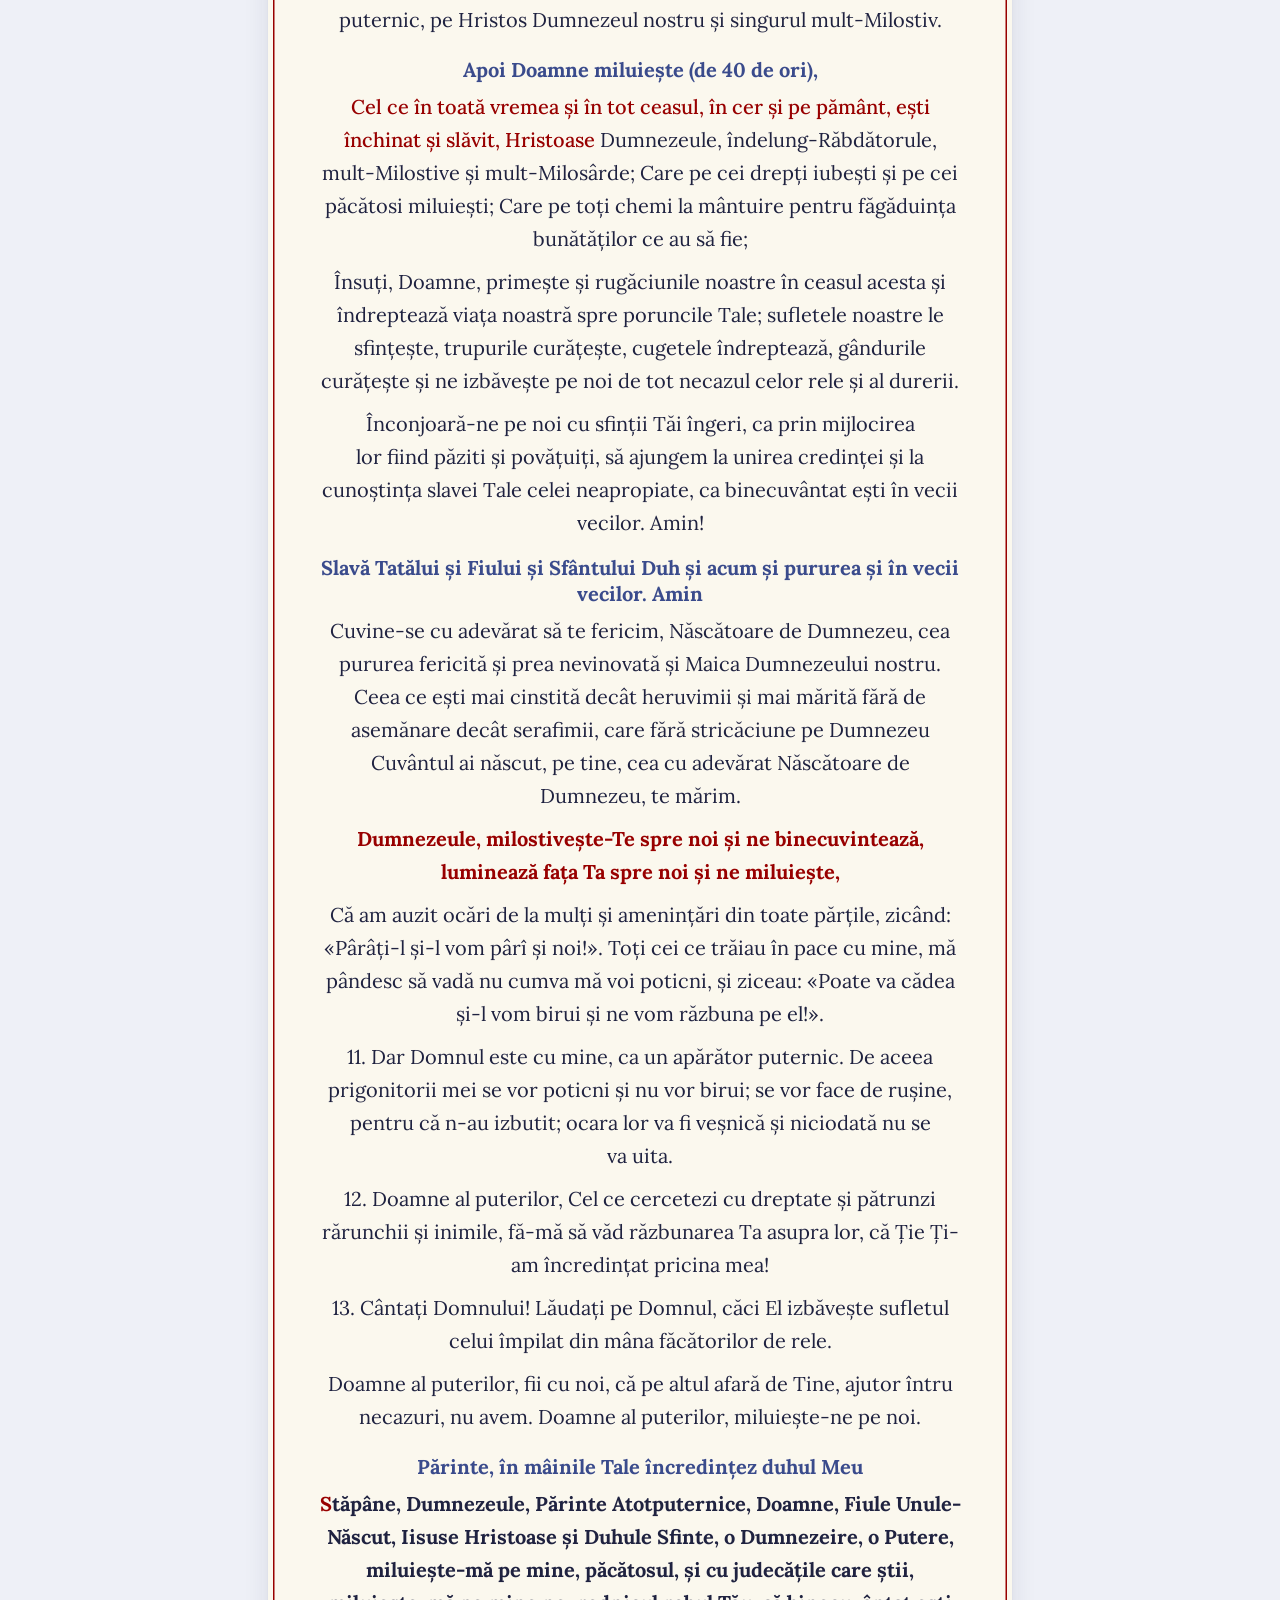
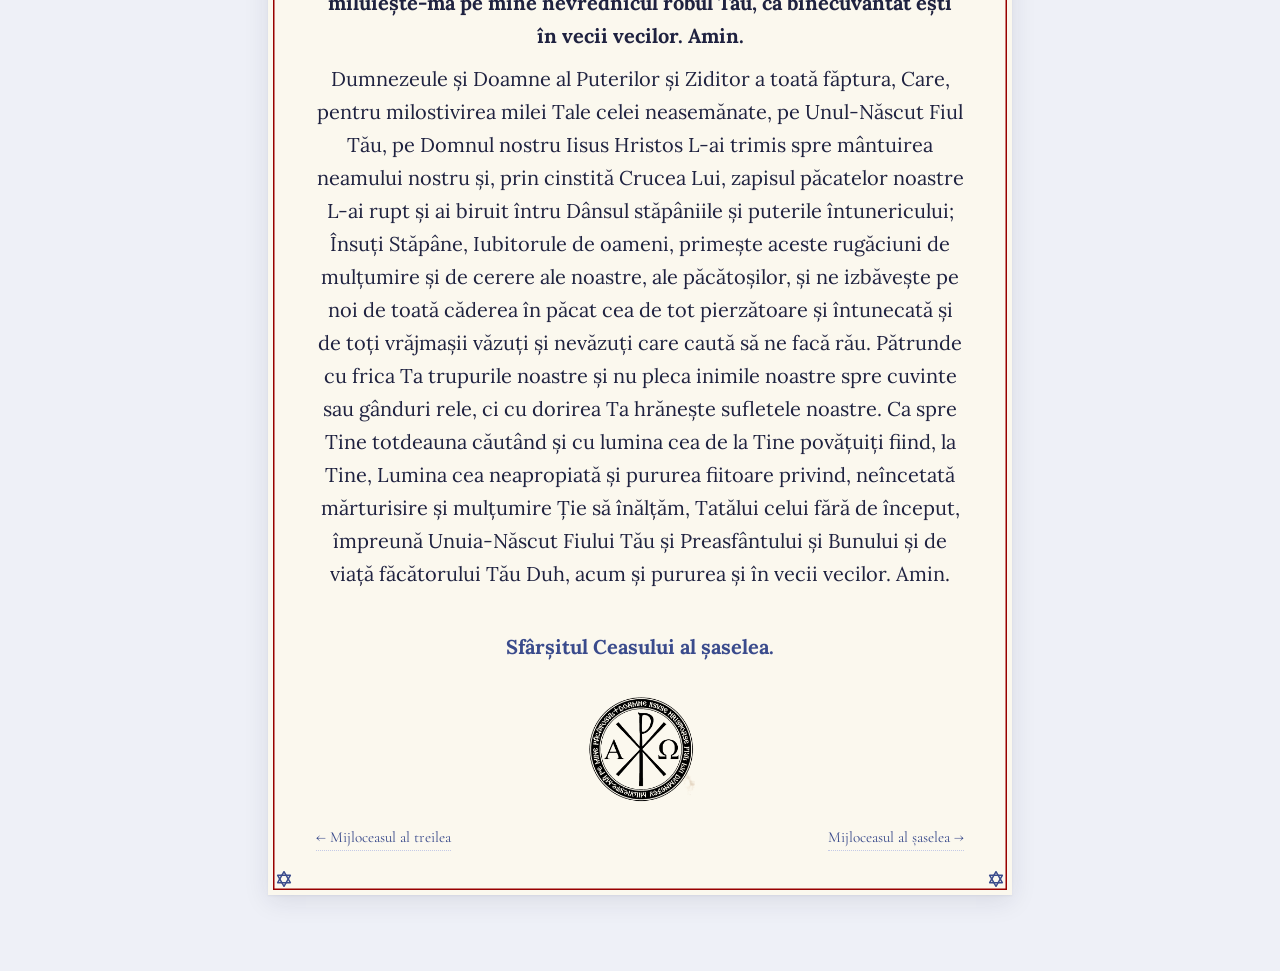
<file: docs/content/07-ceasul-6.html>
<!doctype html>
<html lang="ro">
<head>
  <meta charset="utf-8" />
  <meta name="viewport" content="width=device-width, initial-scale=1" />
  <title>Ceasul al șaselea · Pravoslavnic</title>
  <script>/* Reader's text size, chosen with A−/A+ in the player. */
    try { var s = parseFloat(localStorage.getItem("pravoslavnic.textScale"));
          if (s > 0) document.documentElement.style.setProperty("--text-scale", s); } catch (e) {}
  </script>
  <link rel="preconnect" href="https://fonts.googleapis.com" />
  <link rel="preconnect" href="https://fonts.gstatic.com" crossorigin />
  <link href="https://fonts.googleapis.com/css2?family=Cormorant+Garamond:wght@500;600;700&family=Lora:ital,wght@0,400;0,500;1,400&display=swap" rel="stylesheet" />
  <link rel="stylesheet" href="../css/styles.css" />
</head>
<body>
  <article class="page">
    <div class="page__inner">
      <nav class="page__nav page__nav--top" aria-label="Navigare între ceasuri">
        <a href="06-mijloceasul-3.html" rel="prev">← Mijloceasul al treilea</a>
        <span class="spacer"></span>
        <a href="08-mijloceasul-6.html" rel="next">Mijloceasul al șaselea →</a>
      </nav>
      <div class="page__eyebrow">
        <span>Pravoslavnic</span>
        <span class="scheduled-time">12:00</span>
      </div>
      <h1 class="page__title">Ceasul al șaselea</h1>
      <hr class="page__rule" />
      <div class="page__body">
      <h2 class="align-center doxology"><strong><span class="rubric">Slavă Tatălui și Fiului și Sfântului Duh și acum și pururea și în vecii vecilor. Amin.</span></strong></h2>
      <p class="align-center">	<strong><span class="rubric"><span class="dropcap">A</span>liluia, Aliluia, Aliluia, slavă Ție, Dumnezeule (de 3 ori)</span></strong></p>
      <p>Cela ce în ziua și în ceasul al șaselea, pe Cruce ai pironit păcatul cel cu îndrăzneală făcut de Adam în Rai, și zapisul greșalelor noastre rupe-l, Hristoase Dumnezeule, și ne mântuiește pe noi.</p>
      <p class="align-justify"><span class="rubric">Născătoare de Dumnezeu, tu ești vița cea adevărată, care ai odrăslit Rodul vieții; ție ne rugăm: Roagă-te Stăpână cu Sfinții Apostoli, și cu toți Sfinții și Sfintele să miluiască sufletele noastre</span></p>
      <p class="align-justify">Că nu avem îndrăzneală pentru multe păcatele noastre, tu pre Cel ce S-a născut din tine, roagă-L Născătoare de Dumne­zeu Fecioară, că mult poate rugăciunea Maicii spre îmblânzirea Stăpânului. Nu trece cu vederea rugăciunile păcătoșilor Preacurată, că milostiv este, și poate să mântuiască, Cel ce a voit a pătimi pen­tru noi.</p>
      <p class="align-justify"><span class="rubric">Dă-ne nouă ajutor celor din necaz, Doamne, și ne mântuiește pe noi, Cela ce Te-ai născut din Fecioară, Iubitorule de oameni.</span></p>
      <h3 class="align-center doxology"><strong>Slavă Tatălui și Fiului și Sfântului Duh Și acum și pururea și în vecii vecilor. Amin</strong></h3>
      <p>Fie, Doamne, mila Ta spre noi precum am nădăjduit întru Tine.</p>
      <p>Bucurați-vă drepților întru Domnul; celor drepți se cuvine laudă.</p>
      <p class="align-center">Cântați Dumnezeului nostru, cântați; cântați, Împăratului nostru, cântați</p>
      <p class="align-center">Să nu pomenești fărădelegile noastre cele de demult; degrabă să ne întâmpine pe noi îndurările Tale, că am sărăcit foarte.</p>
      <p class="align-center">Ajută-ne nouă, Dumnezeule, Mântuitorul nostru, pentru slava numelui Tău; Doamne, izbăvește-ne pe noi și curățește păcatele noastre pentru numele Tău.</p>
      <p class="align-center">Doamne al puterilor, fii cu noi, că pe altul afară de Tine, ajutor întru necazuri, nu avem. Doamne al puterilor, miluiește-ne pe noi.</p>
      <p class="align-center">Toată nădejdea noastră Spre tine o punem, Maica lui Dumnezeu!  Păzește-ne pe noi,</p>
      <p class="align-center"> Sub sfânt Acoperământul tău!</p>
      <p class="align-center">Toată nădejdea noastră, Spre tine o punem, Maica lui Dumnezeu!,  Păzește-ne pe noi,</p>
      <p class="align-center"> Sub sfânt Acoperământul tău!</p>
      <p class="align-center">Pomenește-ne pe noi, Doamne, când vei veni întru împărăția Ta.</p>
      <p class="align-center">Pomenește-ne pe noi, Stăpâne, când vei veni întru împărăția Ta.</p>
      <p class="align-center">Pomenește-ne pe noi, Sfinte, când vei veni întru împărăția Ta.</p>
      <p class="align-center">Ceata cerească Te laudă pe Tine și zice: Sfânt, Sfânt, Sfânt, Domnul Savaot; plin este cerul și pământul de slava Ta.</p>
      <p class="align-center">Apropiați-vă de Dânsul și vă luminați, și fețele voastre nu se vor rușina.</p>
      <p class="align-center">Ceata cerească Te laudă pe Tine și zice: Sfânt, Sfânt, Sfânt, Domnul Savaot; plin este cerul și pământul de slava Ta.</p>
      <p class="doxology">Slavă Tatălui și Fiului și Sfântului Duh.</p>
      <p class="align-center">Ceata sfinților îngerilor și a arhanghelilor, cu toate puterile cerești, Te laudă pe Tine și zice: Sfânt, Sfânt, Sfânt, Domnul Savaot; plin este cerul și pământul de slava Ta.</p>
      <p class="align-center">„Sfânt, Sfânt, Sfânt este Domnul Savaot, plin este tot pământul de slava Lui!” (Isaia 6, 3)</p>
      <p class="align-center">„Să iubești pe Domnul Dumnezeul tău din toată inima ta și din tot sufletul tău și din toată puterea ta și din tot cugetul tău.” (Luca 10, 27)</p>
      <p class="align-center">„<strong><span class="rubric">Slavă Ție, Treime Sfântă: Părinte, Cuvinte și Duhule Sfinte!”</span></strong></p>
      <p class="align-center">Ceea ce ești folositoare creștinilor, neînfruntată milocitoare către Făcătorul, neschimbată, nu trece cu vederea glasurile cele de rugăciune ale păcătoșilor, ci apucă înainte, ca o bună, spre ajutorul nostru, care cu credință strigăm către tine: Grăbește spre rugăciune și sârguiește spre îmblânzire, apărând pururea, Născătoare de Dumnezeu, pe cei ce te cinstesc pe tine.</p>
      <h2 class="align-center doxology"><strong>Și acum și pururea și în vecii vecilor. Amin.</strong></h2>
      <p class="align-center"><span class="dropcap">P</span>iatra fiind pecetluită de iudei și ostașii străjuind preacurat trupul Tău, înviat-ai a treia zi, Mântuitorule, dăruind lumii via­ță. Pentru aceasta, Puterile cerurilor strigau Ție, Dătătorule de viață: Slavă învierii Tale, Hristoase; slavă împărăției Tale; slavă iconomiei Tale, Unule, Iubitorule de oameni.</p>
      <p class="align-center">Pocăința tâlharului raiul a dobândit, iar plângerea mironosițelor bucuria a vestit; că ai înviat, Hristoase, Dumnezeule, dăruind lumii mare milă.</p>
      <p class="align-center">Înviat-ai ca un Dumnezeu din mormânt întru mărire și lumea împreună o ai înviat și firea oamenilor Te laudă, ca pe Cel ce ești Dumnezeu. Moartea a pierit și Adam dănțuiește, Stăpâne, iar Eva acum, izbăvită fiind din legături, se bucură, strigând: Tu ești Hristoase, Cel ce dai tuturor învierea.</p>
      <p class="align-center">Stricat-ai cu Crucea Ta moartea, deschis-ai tâlharului raiul. Plânge­rea mironosițelor o ai schimbat și apostolilor a propovădui le-ai po­runcit, că ai înviat, Hristoase, Dumnezeule, dăruind lumii mare milă.</p>
      <p class="align-center">Ceea ce ești vistieria învierii noastre, pe cei ce nădăjduiesc în tine, Prealăudată, scoate-i din groapă și din adâncul greșelilor. Că tu, năs­când Mântuirea, pe cei vinovați păcatului i-ai mântuit, ceea ce mai îna­inte de naștere ai fost Fecioară, și în naștere Fecioară, și după naștere iarăși ai rămas Fecioară.</p>
      <p class="align-center">Cel ce chipul nostru ai luat și ai răbdat Crucea trupește, mântuiește-mă cu învierea Ta, Hristoase Dumnezeule, ca un iubitor de oameni.</p>
      <p class="align-center">Nu va mai putea încă stăpânia morții cu puterea să țină pe oameni, că Hristos s-a pogorât, sfărâmând și stricând puterile ei. Legat este iadul. Proorocii cu un glas se bucură, zicând celor ce erau în credință: Sosit-a Mântuitorul! Ieșiți, credincioșilor, la înviere.</p>
      <p class="align-center">Dintru înălțime Te-ai pogorât, Milostive, îngropare ai luat de trei zile, ca să ne izbăvești pe noi din patimi. Cel ce ești viața și învierea noastră, Doamne, slavă Ție.</p>
      <p class="align-center">Cela ce pentru noi Te-ai născut din Fecioară și răstignire ai răbdat, Bunule, Care, cu moartea pe moarte ai prădat și învierea ai arătat, ca un Dumnezeu, nu trece cu vederea pe cei ce i-ai zidit cu mâna Ta. Arată iubirea Ta de oameni, Milostive, primește pe Născătoarea de Dumne­zeu, care Te-a născut și se roagă pentru noi, și mântuiește, Mântuitorule, pe poporul cel deznădăjduit.</p>
      <p class="align-center">Degrab să ne întampine pe noi îndurările Tale, Doamne, că am sărăcit foarte. Ajută nouă Dumnezeule, Mântuitorul nostru, pentru slava numelui Tău. Doamne, izbăvește-ne pe noi și curățește păcatele noastre pentru numele Tău.</p>
      <p class="align-center">Mântuire ai lucrat în mijlocul pământului, Hristoase Dumnezeule; pe Cruce ai întins preacurate mâinile Tale, adunând toate neamurile cele ce strigă: Doamne, slavă Ție.</p>
      <p class="doxology"><strong><em>Slavă Tatălui și Fiului și Sfântului Duh și acum și pururea și în vecii vecilor</em></strong><em>. </em><strong><em>Amin</em></strong></p>
      <p class="align-center">Preacuratului Tău chip ne închinăm, Bunule, cerând iertare greșealelor noastre, Hristoase Dumnezeule. Că de voie ai binevoit a Te sui cu Trupul pe Cruce, ca să izbăvești din robia vrăjmașului pe cei pe care i-ai zidit. Pentru aceea, cu mulțumire strigăm Ție: Toate le-ai umplut de bucurie, Mântuitorul nostru, Cel ce ai venit să mântuiești lumea.</p>
      <p class="align-center"><span class="rubric">Născătoare de Dumnezeu, tu ești vița cea adevărată, care ai odrăslit Rodul vieții; ție ne rugăm: Roagă-te Stăpână cu Sfinții Apostoli, și cu toți Sfinții și Sfintele să miluiască sufletele noastre</span></p>
      <p class="align-center">Ceea ce ești izvorul milei, învrednicește-ne pe noi de milostivire, Născătoare de Dumnezeu. Caută spre poporul cel păcătos și arată, ca totdeauna, puterea ta. Că întru tine nădăjduind, strigăm ție: „Bucură-te”, ca și oarecând Gavriil, mai-marele voievod al celor fără de trup.</p>
      <p class="align-center">Preamărita ești, Născătoare de Dumnezeu Fecioară. Lăudămu-te pe tine, că prin Crucea Fiului tău s-a surpat iadul și moartea s-a omorât și cei morti ne-am sculat și vieții ne-am învrednicit; raiul am luat, desfătarea cea de demult. Pentru aceasta mulțumind, slăvim ca pe Cel puternic, pe Hristos Dumnezeul nostru și singurul mult-Milostiv.</p>
      <h2 class="align-center"><span class="rubric">Apoi Doamne miluiește (de 40 de ori),</span></h2>
      <p class="align-center"><span class="rubric"><span class="dropcap">C</span>el ce în toată vremea și în tot ceasul, în cer și pe pământ, ești închinat și slăvit, Hristoase </span>Dumnezeule, îndelung-Răbdătorule, mult-Milostive și mult-Milosârde; Care pe cei drepți iubești și pe cei păcătosi miluiești; Care pe toți chemi la mântuire pentru făgăduința bunătăților ce au să fie;</p>
      <p class="align-center">Însuți, Doamne, primește și rugăciunile noastre în ceasul acesta și îndreptează viața noastră spre poruncile Tale; sufletele noastre le sfințește, trupurile curățește, cugetele îndreptează, gândurile curățește și ne izbăvește pe noi de tot necazul celor rele și al durerii.</p>
      <p class="align-center">Înconjoară-ne pe noi cu sfinții Tăi îngeri, ca prin mijlocirea lor fiind păziti și povățuiți, să ajungem la unirea credinței și la cunoștința slavei Tale celei neapropiate, ca binecuvântat ești în vecii vecilor. Amin!</p>
      <h3 class="align-center doxology"><strong>Slavă Tatălui și Fiului și Sfântului Duh și acum și pururea și în vecii vecilor. Amin</strong></h3>
      <p class="align-center">Cuvine-se cu adevărat să te fericim, Născătoare de Dumnezeu, cea puru­rea fe­ricită și prea nevinovată și Maica Dumne­zeului nostru. Ceea ce ești mai cinstită decât heruvimii și mai mărită fără de ase­mănare decât serafimii, ca­re fără stri­că­ciune pe Dumnezeu Cu­vântul ai născut, pe tine, cea cu ade­vărat Năs­cătoare de Dumnezeu, te mărim.</p>
      <p class="versicle"><strong><span class="rubric">Dumnezeule, milostivește-Te spre noi și ne binecuvintează, luminează fața Ta spre noi și ne miluiește,</span></strong></p>
      <p class="align-center">Că am auzit ocări de la mulți și amenințări din toate părțile, zicând: «Pârâți-l și-l vom pârî și noi!». Toți cei ce trăiau în pace cu mine, mă pândesc să vadă nu cumva mă voi poticni, și ziceau: «Poate va cădea și-l vom birui și ne vom răzbuna pe el!».</p>
      <p class="align-center">11. Dar Domnul este cu mine, ca un apărător puternic. De aceea prigonitorii mei se vor poticni și nu vor birui; se vor face de rușine, pentru că n-au izbutit; ocara lor va fi veșnică și niciodată nu se va uita.</p>
      <p class="align-center">12. Doamne al puterilor, Cel ce cercetezi cu dreptate și pătrunzi rărunchii și inimile, fă-mă să văd răzbunarea Ta asupra lor, că Ție Ți-am încredințat pricina mea!</p>
      <p class="align-center">13. Cântați Domnului! Lăudați pe Domnul, căci El izbăvește sufletul celui împilat din mâna făcătorilor de rele.</p>
      <p class="align-center">Doamne al puterilor, fii cu noi, că pe altul afară de Tine, ajutor întru necazuri, nu avem. Doamne al puterilor, miluiește-ne pe noi.</p>
      <h2 class="align-center"><span class="rubric">Părinte, în mâinile Tale încredințez duhul Meu</span></h2>
      <p class="align-center"><strong><span class="dropcap">S</span>tăpâne, Dumnezeule, Părinte Atotputernice, Doamne, Fiule Unule-Născut, Iisuse Hristoase și Duhule Sfinte, o Dumnezeire, o Putere, miluiește-mă pe mine, păcătosul, și cu judecățile care știi, miluiește-mă pe mine nevrednicul robul Tău, că binecuvântat ești în vecii vecilor. Amin.</strong></p>
      <p class="align-center">Dumnezeule și Doamne al Puterilor și Ziditor a toată făptura, Care, pentru milostivirea milei Tale celei neasemănate, pe Unul-Născut Fiul Tău, pe Domnul nostru Iisus Hristos L-ai trimis spre mântuirea neamului nostru și, prin cinstită Crucea Lui, zapisul păcatelor noastre L-ai rupt și ai biruit întru Dânsul stăpâniile și puterile întunericului; Însuți Stăpâne, Iubitorule de oameni, primește aceste rugăciuni de mulțumire și de cerere ale noastre, ale păcătoșilor, și ne izbăvește pe noi de toată căderea în păcat cea de tot pierzătoare și întunecată și de toți vrăjmașii văzuți și nevăzuți care caută să ne facă rău. Pătrunde cu frica Ta trupurile noastre și nu pleca inimile noastre spre cuvinte sau gânduri rele, ci cu dorirea Ta hrănește sufletele noastre. Ca spre Tine totdeauna căutând și cu lumina cea de la Tine povățuiți fiind, la Tine, Lumina cea neapropiată și pururea fiitoare privind, neîncetată mărturisire și mulțumire Ție să înălțăm, Tatălui celui fără de început, împreună Unuia-Născut Fiului Tău și Preasfântului și Bunului și de viață făcătorului Tău Duh, acum și pururea și în vecii vecilor. Amin.</p>
      <p class="page-ending">Sfârșitul Ceasului al șaselea.</p>
      </div>
      <div class="page__footer-mark" role="presentation" aria-hidden="true"></div>
      <nav class="page__nav" aria-label="Navigare între ceasuri">
        <a href="06-mijloceasul-3.html" rel="prev">← Mijloceasul al treilea</a>
        <span class="spacer"></span>
        <a href="08-mijloceasul-6.html" rel="next">Mijloceasul al șaselea →</a>
      </nav>
    </div>
  </article>
</body>
</html>
</file>
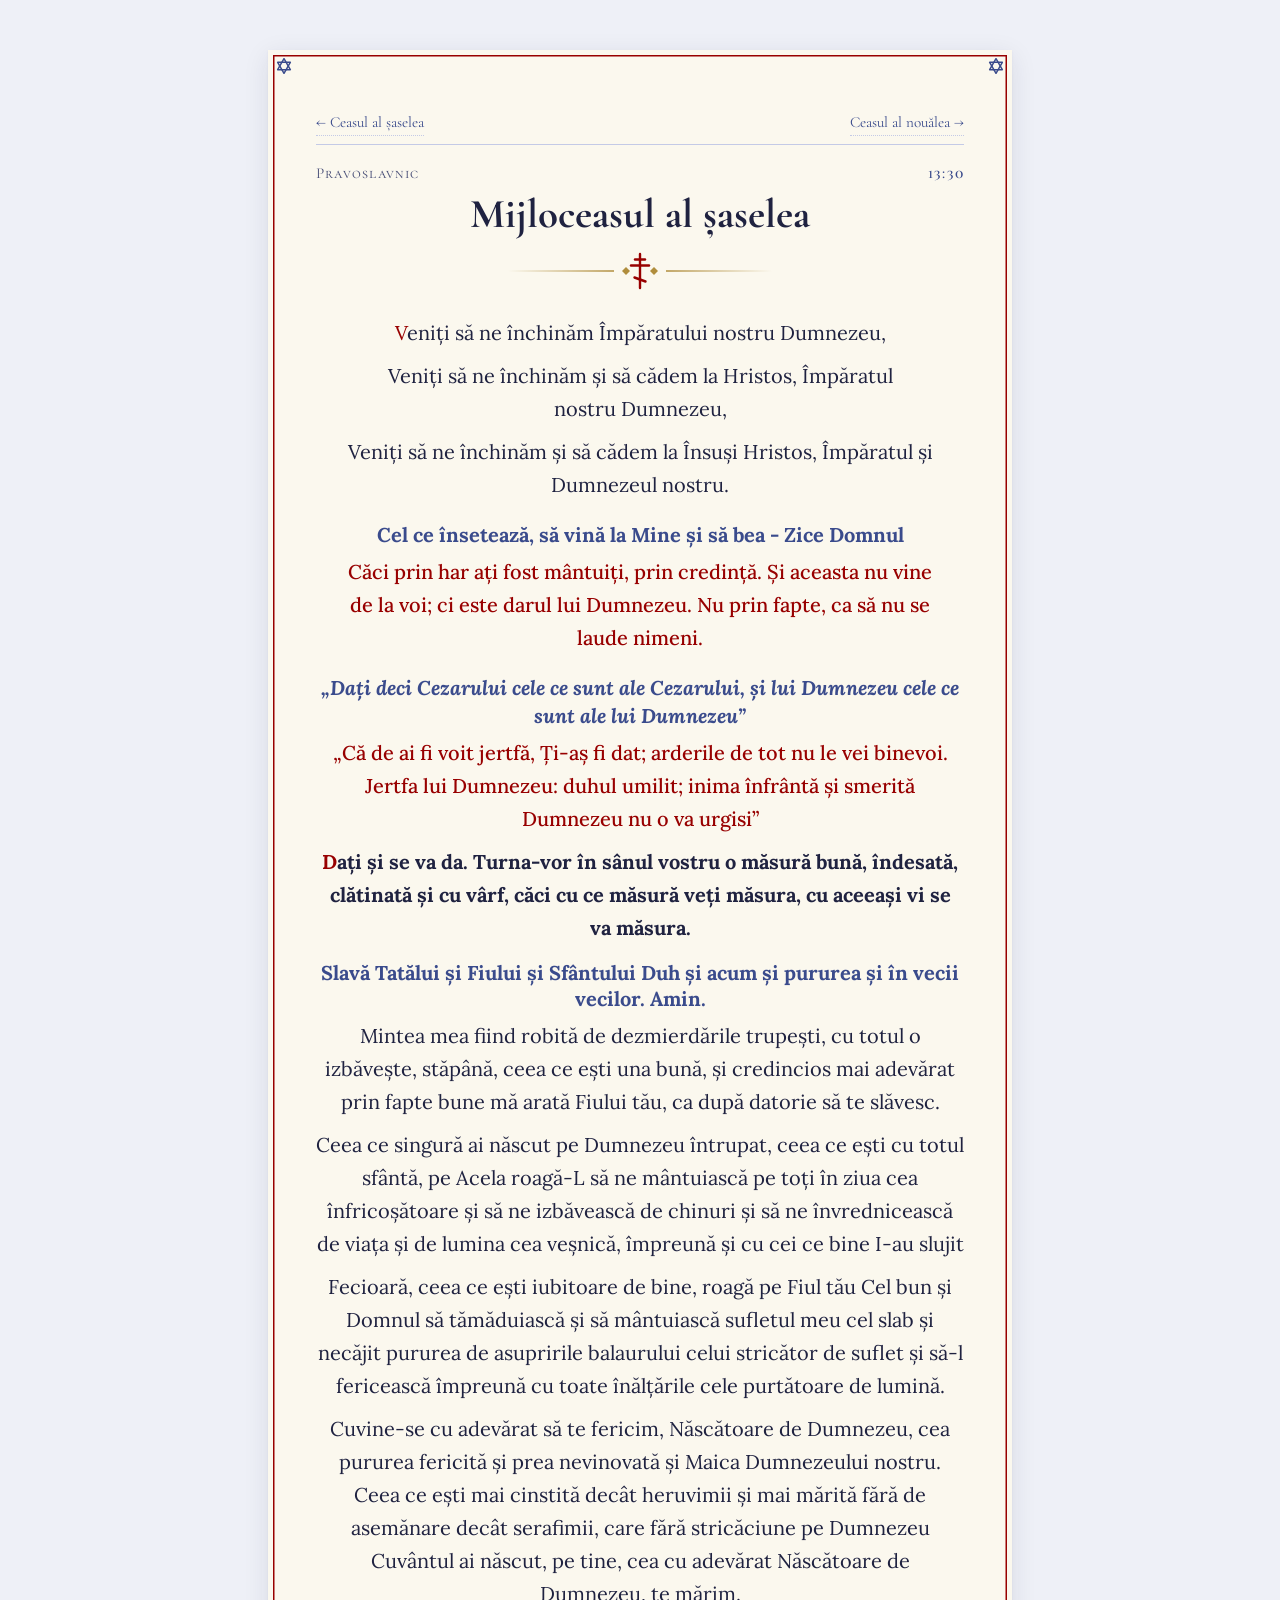
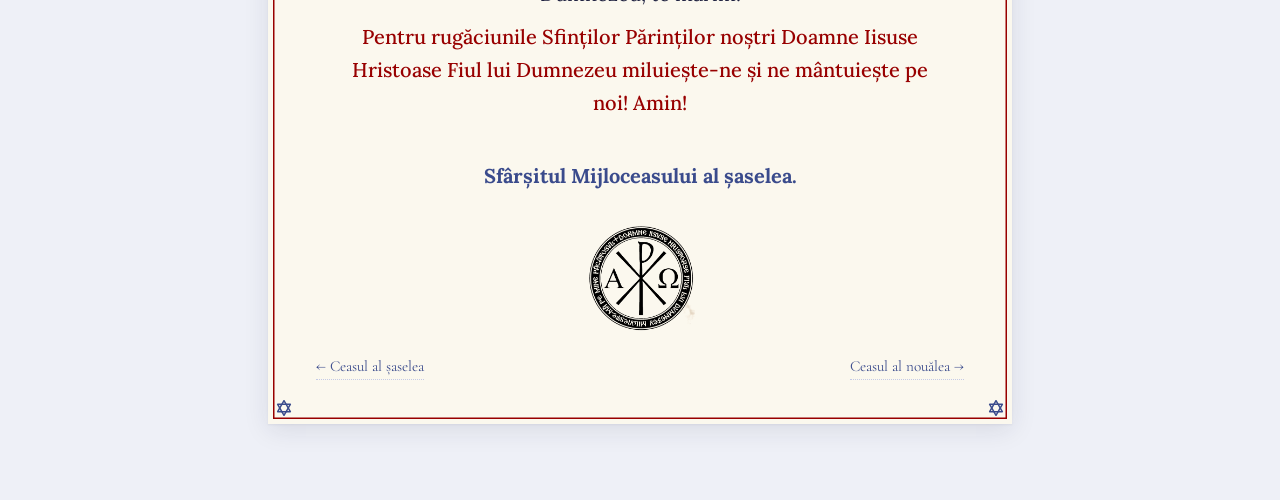
<file: docs/content/08-mijloceasul-6.html>
<!doctype html>
<html lang="ro">
<head>
  <meta charset="utf-8" />
  <meta name="viewport" content="width=device-width, initial-scale=1" />
  <title>Mijloceasul al șaselea · Pravoslavnic</title>
  <script>/* Reader's text size, chosen with A−/A+ in the player. */
    try { var s = parseFloat(localStorage.getItem("pravoslavnic.textScale"));
          if (s > 0) document.documentElement.style.setProperty("--text-scale", s); } catch (e) {}
  </script>
  <link rel="preconnect" href="https://fonts.googleapis.com" />
  <link rel="preconnect" href="https://fonts.gstatic.com" crossorigin />
  <link href="https://fonts.googleapis.com/css2?family=Cormorant+Garamond:wght@500;600;700&family=Lora:ital,wght@0,400;0,500;1,400&display=swap" rel="stylesheet" />
  <link rel="stylesheet" href="../css/styles.css" />
</head>
<body>
  <article class="page">
    <div class="page__inner">
      <nav class="page__nav page__nav--top" aria-label="Navigare între ceasuri">
        <a href="07-ceasul-6.html" rel="prev">← Ceasul al șaselea</a>
        <span class="spacer"></span>
        <a href="09-ceasul-9.html" rel="next">Ceasul al nouălea →</a>
      </nav>
      <div class="page__eyebrow">
        <span>Pravoslavnic</span>
        <span class="scheduled-time">13:30</span>
      </div>
      <h1 class="page__title">Mijloceasul al șaselea</h1>
      <hr class="page__rule" />
      <div class="page__body">
      <p class="align-center"><span class="dropcap">V</span>eniți să ne închinăm Împăratului nostru Dumnezeu, </p>
      <p class="align-center">Veniți să ne închinăm și să cădem la Hristos, Împăratul nostru Dumnezeu, </p>
      <p class="align-center">Veniți să ne închinăm și să cădem la Însuși Hristos, Împăratul și Dumnezeul nostru.</p>
      <h2 class="align-center"><strong><span class="rubric">Cel ce însetează, să vină la Mine și să bea </span></strong><strong>- Zice Domnul</strong></h2>
      <p class="align-center"><strong><span class="rubric">Căci prin har ați fost mântuiți, prin credință. Și aceasta nu vine de la voi; ci este darul lui Dumnezeu. Nu prin fapte, ca să nu se laude nimeni.</span></strong></p>
      <h2 class="align-center"><strong><em><span class="rubric">„Dați deci Cezarului cele ce sunt ale Cezarului, și lui Dumnezeu cele ce sunt ale lui Dumnezeu”</span></em></strong></h2>
      <p class="align-center"><strong><span class="rubric">„Că de ai fi voit jertfă, Ți-aș fi dat; arderile de tot nu le vei binevoi. Jertfa lui Dumnezeu: duhul umilit; inima înfrântă și smerită Dumnezeu nu o va urgisi” </span></strong></p>
      <p class="align-center"><strong><span class="dropcap">D</span>ați și se va da. Turna-vor în sânul vostru o măsură bună, îndesată, clătinată și cu vârf, căci cu ce măsură veți măsura, cu aceeași vi se va măsura.</strong></p>
      <h3 class="align-center doxology"><strong>Slavă Tatălui și Fiului și Sfântului Duh și acum și pururea și în vecii vecilor. Amin.</strong></h3>
      <p class="align-center">Mintea mea fiind robită de dez­mier­dările trupești, cu totul o izbăvește, stă­până, ceea ce ești una bună, și cre­dincios mai adevărat prin fapte bune mă arată Fiului tău, ca după da­torie să te slăvesc.</p>
      <p class="align-center">Ceea ce singură ai născut pe Dum­ne­zeu întrupat, ceea ce ești cu totul sfântă, pe Acela roagă-L să ne mântuiască pe toți în ziua cea înfricoșătoare și să ne izbăvească de chinuri și să ne învrednicească de viața și de lumina cea veș­nică, împreună și cu cei ce bine I-au slujit</p>
      <p class="align-center">Fecioară, ceea ce ești iubitoare de bine, roagă pe Fiul tău Cel bun și Domnul să tămăduiască și să mântuiască sufletul meu cel slab și necăjit pu­rurea de asupririle bala­urului celui stri­cător de suflet și să-l feri­ceas­că împreună cu toate înălțările cele pur­tătoare de lumină.</p>
      <p class="align-center">Cuvine-se cu adevărat să te fericim, Născătoare de Dumnezeu, cea puru­rea fe­ricită și prea nevinovată și Maica Dumne­zeului nostru. Ceea ce ești mai cinstită decât heruvimii și mai mărită fără de ase­mănare decât serafimii, ca­re fără stri­că­ciune pe Dumnezeu Cu­vântul ai născut, pe tine, cea cu ade­vărat Năs­cătoare de Dumnezeu, te mărim.</p>
      <p class="align-center"><strong><span class="rubric">Pentru rugăciunile Sfinților Părinților noștri Doamne Iisuse Hristoase Fiul lui Dumnezeu miluiește-ne și ne mântuiește pe noi! Amin!</span></strong></p>
      <p class="page-ending">Sfârșitul Mijloceasului al șaselea.</p>
      </div>
      <div class="page__footer-mark" role="presentation" aria-hidden="true"></div>
      <nav class="page__nav" aria-label="Navigare între ceasuri">
        <a href="07-ceasul-6.html" rel="prev">← Ceasul al șaselea</a>
        <span class="spacer"></span>
        <a href="09-ceasul-9.html" rel="next">Ceasul al nouălea →</a>
      </nav>
    </div>
  </article>
</body>
</html>
</file>
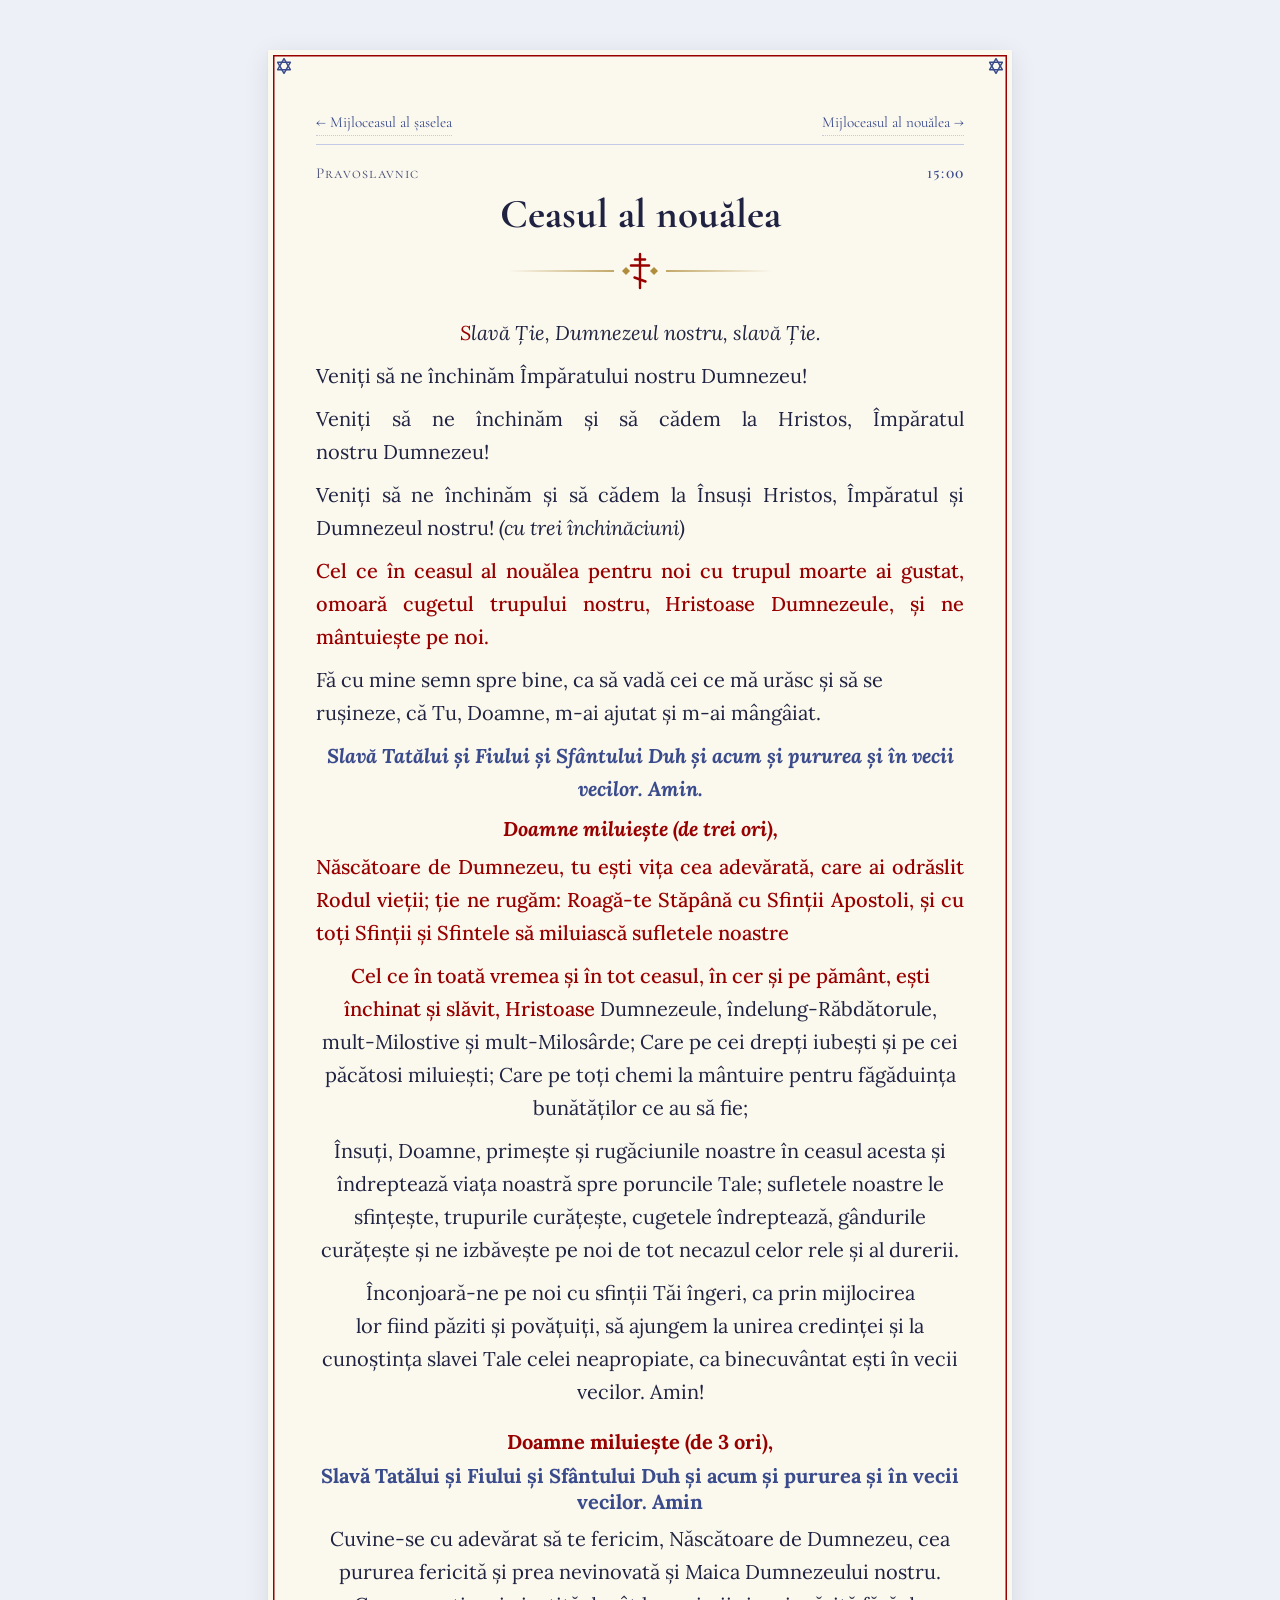
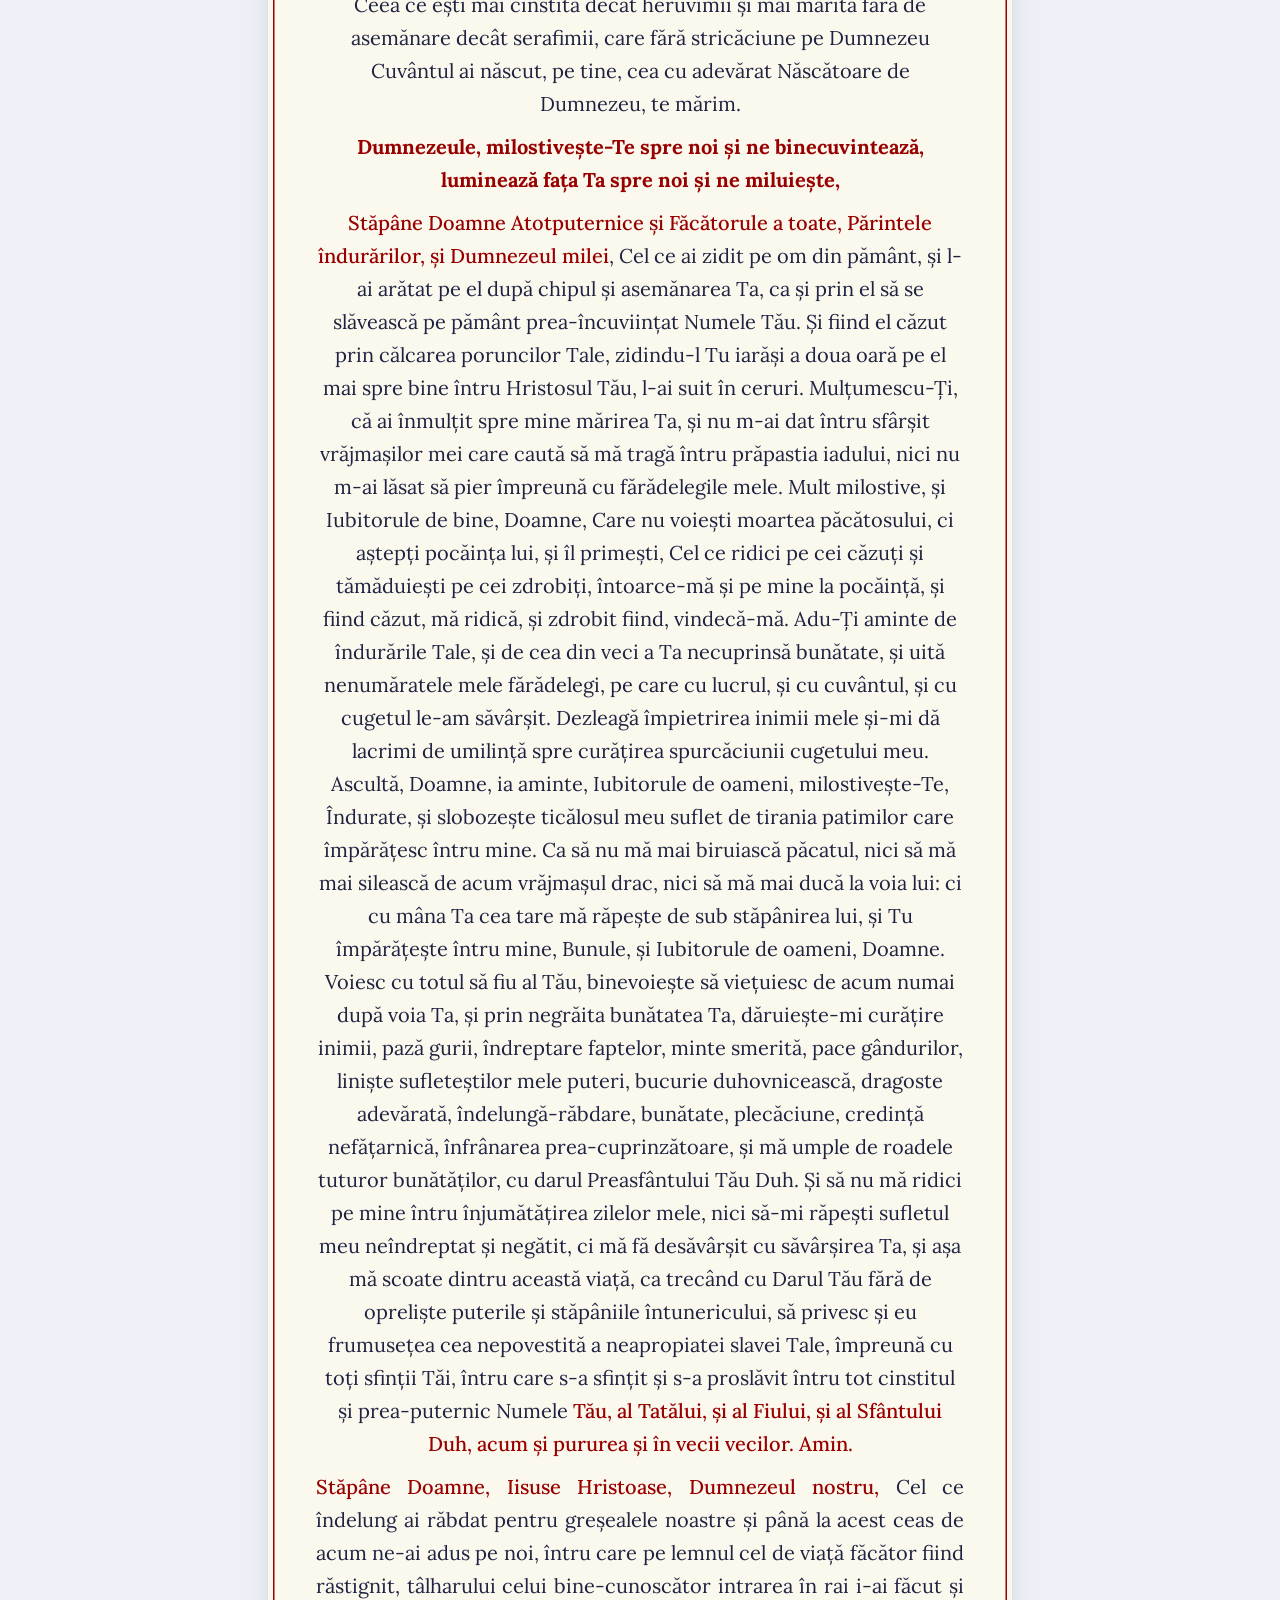
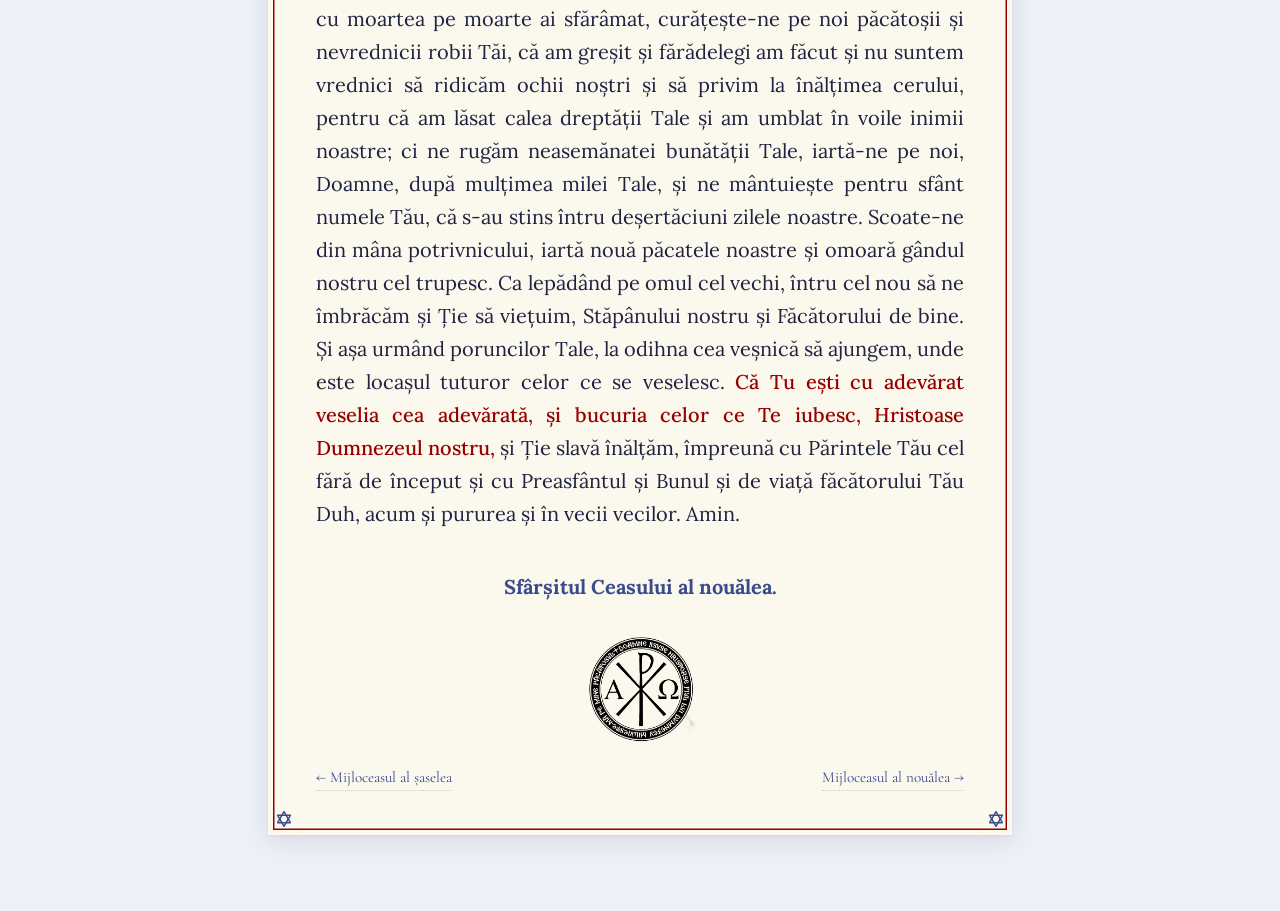
<file: docs/content/09-ceasul-9.html>
<!doctype html>
<html lang="ro">
<head>
  <meta charset="utf-8" />
  <meta name="viewport" content="width=device-width, initial-scale=1" />
  <title>Ceasul al nouălea · Pravoslavnic</title>
  <script>/* Reader's text size, chosen with A−/A+ in the player. */
    try { var s = parseFloat(localStorage.getItem("pravoslavnic.textScale"));
          if (s > 0) document.documentElement.style.setProperty("--text-scale", s); } catch (e) {}
  </script>
  <link rel="preconnect" href="https://fonts.googleapis.com" />
  <link rel="preconnect" href="https://fonts.gstatic.com" crossorigin />
  <link href="https://fonts.googleapis.com/css2?family=Cormorant+Garamond:wght@500;600;700&family=Lora:ital,wght@0,400;0,500;1,400&display=swap" rel="stylesheet" />
  <link rel="stylesheet" href="../css/styles.css" />
</head>
<body>
  <article class="page">
    <div class="page__inner">
      <nav class="page__nav page__nav--top" aria-label="Navigare între ceasuri">
        <a href="08-mijloceasul-6.html" rel="prev">← Mijloceasul al șaselea</a>
        <span class="spacer"></span>
        <a href="10-mijloceasul-9.html" rel="next">Mijloceasul al nouălea →</a>
      </nav>
      <div class="page__eyebrow">
        <span>Pravoslavnic</span>
        <span class="scheduled-time">15:00</span>
      </div>
      <h1 class="page__title">Ceasul al nouălea</h1>
      <hr class="page__rule" />
      <div class="page__body">
      <p class="align-center"><em><span class="dropcap">S</span>lavă Ție, Dumnezeul nostru, slavă Ție.</em></p>
      <p class="align-justify">Veniți să ne închinăm Împăratului nostru Dumnezeu!</p>
      <p class="align-justify">Veniți să ne închinăm și să cădem la Hristos, Împăratul nostru Dumnezeu!</p>
      <p class="align-justify">Veniți să ne închinăm și să cădem la Însuși Hristos, Împăratul și Dumnezeul nostru! <em>(cu trei închinăciuni)</em></p>
      <p class="align-justify"><strong><span class="rubric">Cel ce în ceasul al nouălea pentru noi cu trupul moarte ai gustat, omoară cugetul trupului nostru, Hristoase Dumnezeule, și ne mântuiește pe noi.</span></strong></p>
      <p>Fă cu mine semn spre bine, ca să vadă cei ce mă urăsc și să se rușineze, că Tu, Doamne, m-ai ajutat și m-ai mângâiat.</p>
      <p class="doxology"><strong><em>Slavă Tatălui și Fiului și Sfântului Duh și acum și pururea și în vecii vecilor</em></strong><em>. </em><strong><em>Amin.</em></strong></p>
      <h2 class="align-center kyrie"><em><span class="rubric">Doamne miluiește (de trei ori), </span></em></h2>
      <p class="align-justify"><strong><span class="rubric">Născătoare de Dumnezeu, tu ești vița cea adevărată, care ai odrăslit Rodul vieții; ție ne rugăm: Roagă-te Stăpână cu Sfinții Apostoli, și cu toți Sfinții și Sfintele să miluiască sufletele noastre</span></strong></p>
      <p class="align-center"><span class="rubric"><span class="dropcap">C</span>el ce în toată vremea și în tot ceasul, în cer și pe pământ, ești închinat și slăvit, Hristoase </span>Dumnezeule, îndelung-Răbdătorule, mult-Milostive și mult-Milosârde; Care pe cei drepți iubești și pe cei păcătosi miluiești; Care pe toți chemi la mântuire pentru făgăduința bunătăților ce au să fie;</p>
      <p class="align-center">Însuți, Doamne, primește și rugăciunile noastre în ceasul acesta și îndreptează viața noastră spre poruncile Tale; sufletele noastre le sfințește, trupurile curățește, cugetele îndreptează, gândurile curățește și ne izbăvește pe noi de tot necazul celor rele și al durerii.</p>
      <p class="align-center">Înconjoară-ne pe noi cu sfinții Tăi îngeri, ca prin mijlocirea lor fiind păziti și povățuiți, să ajungem la unirea credinței și la cunoștința slavei Tale celei neapropiate, ca binecuvântat ești în vecii vecilor. Amin!</p>
      <h2 class="align-center kyrie"><span class="rubric">Doamne miluiește (de 3 ori),</span></h2>
      <h3 class="align-center doxology"><strong>Slavă Tatălui și Fiului și Sfântului Duh și acum și pururea și în vecii vecilor. Amin</strong></h3>
      <p class="align-center">Cuvine-se cu adevărat să te fericim, Născătoare de Dumnezeu, cea puru­rea fe­ricită și prea nevinovată și Maica Dumne­zeului nostru. Ceea ce ești mai cinstită decât heruvimii și mai mărită fără de ase­mănare decât serafimii, ca­re fără stri­că­ciune pe Dumnezeu Cu­vântul ai născut, pe tine, cea cu ade­vărat Năs­cătoare de Dumnezeu, te mărim.</p>
      <p class="versicle"><strong><span class="rubric">Dumnezeule, milostivește-Te spre noi și ne binecuvintează, luminează fața Ta spre noi și ne miluiește,</span></strong></p>
      <p class="align-center"><strong><span class="rubric">Stăpâne Doamne Atotputernice și Făcătorule a toate, Părintele îndurărilor, și Dumnezeul milei</span></strong>, Cel ce ai zidit pe om din pământ, și l-ai arătat pe el după chipul și asemănarea Ta, ca și prin el să se slăvească pe pământ prea-încuviințat Numele Tău. Și fiind el căzut prin călcarea poruncilor Tale, zidindu-l Tu iarăși a doua oară pe el mai spre bine întru Hristosul Tău, l-ai suit în ceruri. Mulțumescu-Ți, că ai înmulțit spre mine mărirea Ta, și nu m-ai dat întru sfârșit vrăjmașilor mei care caută să mă tragă întru prăpastia iadului, nici nu m-ai lăsat să pier împreună cu fărădelegile mele. Mult milostive, și Iubitorule de bine, Doamne, Care nu voiești moartea păcătosului, ci aștepți pocăința lui, și îl primești, Cel ce ridici pe cei căzuți și tămăduiești pe cei zdrobiți, întoarce-mă și pe mine la pocăință, și fiind căzut, mă ridică, și zdrobit fiind, vindecă-mă. Adu-Ți aminte de îndurările Tale, și de cea din veci a Ta necuprinsă bunătate, și uită nenumăratele mele fărădelegi, pe care cu lucrul, și cu cuvântul, și cu cugetul le-am săvârșit. Dezleagă împietrirea inimii mele și-mi dă lacrimi de umilință spre curățirea spurcăciunii cugetului meu. Ascultă, Doamne, ia aminte, Iubitorule de oameni, milostivește-Te, Îndurate, și slobozește ticălosul meu suflet de tirania patimilor care împărățesc întru mine. Ca să nu mă mai biruiască păcatul, nici să mă mai silească de acum vrăjmașul drac, nici să mă mai ducă la voia lui: ci cu mâna Ta cea tare mă răpește de sub stăpânirea lui, și Tu împărățește întru mine, Bunule, și Iubitorule de oameni, Doamne. Voiesc cu totul să fiu al Tău, binevoiește să viețuiesc de acum numai după voia Ta, și prin negrăita bunătatea Ta, dăruiește-mi curățire inimii, pază gurii, îndreptare faptelor, minte smerită, pace gândurilor, liniște sufleteștilor mele puteri, bucurie duhovnicească, dragoste adevărată, îndelungă-răbdare, bunătate, plecăciune, credință nefățarnică, înfrânarea prea-cuprinzătoare, și mă umple de roadele tuturor bunătăților, cu darul Preasfântului Tău Duh. Și să nu mă ridici pe mine întru înjumătățirea zilelor mele, nici să-mi răpești sufletul meu neîndreptat și negătit, ci mă fă desăvârșit cu săvârșirea Ta, și așa mă scoate dintru această viață, ca trecând cu Darul Tău fără de opreliște puterile și stăpâniile întunericului, să privesc și eu frumusețea cea nepovestită a neapropiatei slavei Tale, împreună cu toți sfinții Tăi, întru care s-a sfințit și s-a proslăvit întru tot cinstitul și prea-puternic Numele <strong><span class="rubric">Tău, al Tatălui, și al Fiului, și al Sfântului Duh, acum și pururea și în vecii vecilor. Amin.</span></strong></p>
      <p class="align-justify"><span class="rubric">Stăpâne Doamne, Iisuse Hristoase, Dumnezeul nostru,</span> Cel ce îndelung ai răbdat pentru greșealele noastre și până la acest ceas de acum ne-ai adus pe noi, întru care pe lemnul cel de viață făcător fiind răstignit, tâlharului celui bine-cunoscător intrarea în rai i-ai făcut și cu moartea pe moarte ai sfărâmat, curățește-ne pe noi păcătoșii și nevrednicii robii Tăi, că am greșit și fărădelegi am făcut și nu suntem vrednici să ridicăm ochii noștri și să privim la înălțimea cerului, pentru că am lăsat calea dreptății Tale și am umblat în voile inimii noastre; ci ne rugăm neasemănatei bunătății Tale, iartă-ne pe noi, Doamne, după mulțimea milei Tale, și ne mântuiește pentru sfânt numele Tău, că s-au stins întru deșertăciuni zilele noastre. Scoate-ne din mâna potrivnicului, iartă nouă păcatele noastre și omoară gândul nostru cel trupesc. Ca lepădând pe omul cel vechi, întru cel nou să ne îmbrăcăm și Ție să viețuim, Stăpânului nostru și Făcătorului de bine. Și așa urmând poruncilor Tale, la odihna cea veșnică să ajungem, unde este locașul tuturor celor ce se veselesc. <span class="rubric">Că Tu ești cu adevărat veselia cea adevărată, și bucuria celor ce Te iubesc, Hristoase Dumnezeul nostru,</span> și Ție slavă înălțăm, împreună cu Părintele Tău cel fără de început și cu Preasfântul și Bunul și de viață făcătorului Tău Duh, acum și pururea și în vecii vecilor. Amin.</p>
      <p class="page-ending">Sfârșitul Ceasului al nouălea.</p>
      </div>
      <div class="page__footer-mark" role="presentation" aria-hidden="true"></div>
      <nav class="page__nav" aria-label="Navigare între ceasuri">
        <a href="08-mijloceasul-6.html" rel="prev">← Mijloceasul al șaselea</a>
        <span class="spacer"></span>
        <a href="10-mijloceasul-9.html" rel="next">Mijloceasul al nouălea →</a>
      </nav>
    </div>
  </article>
</body>
</html>
</file>
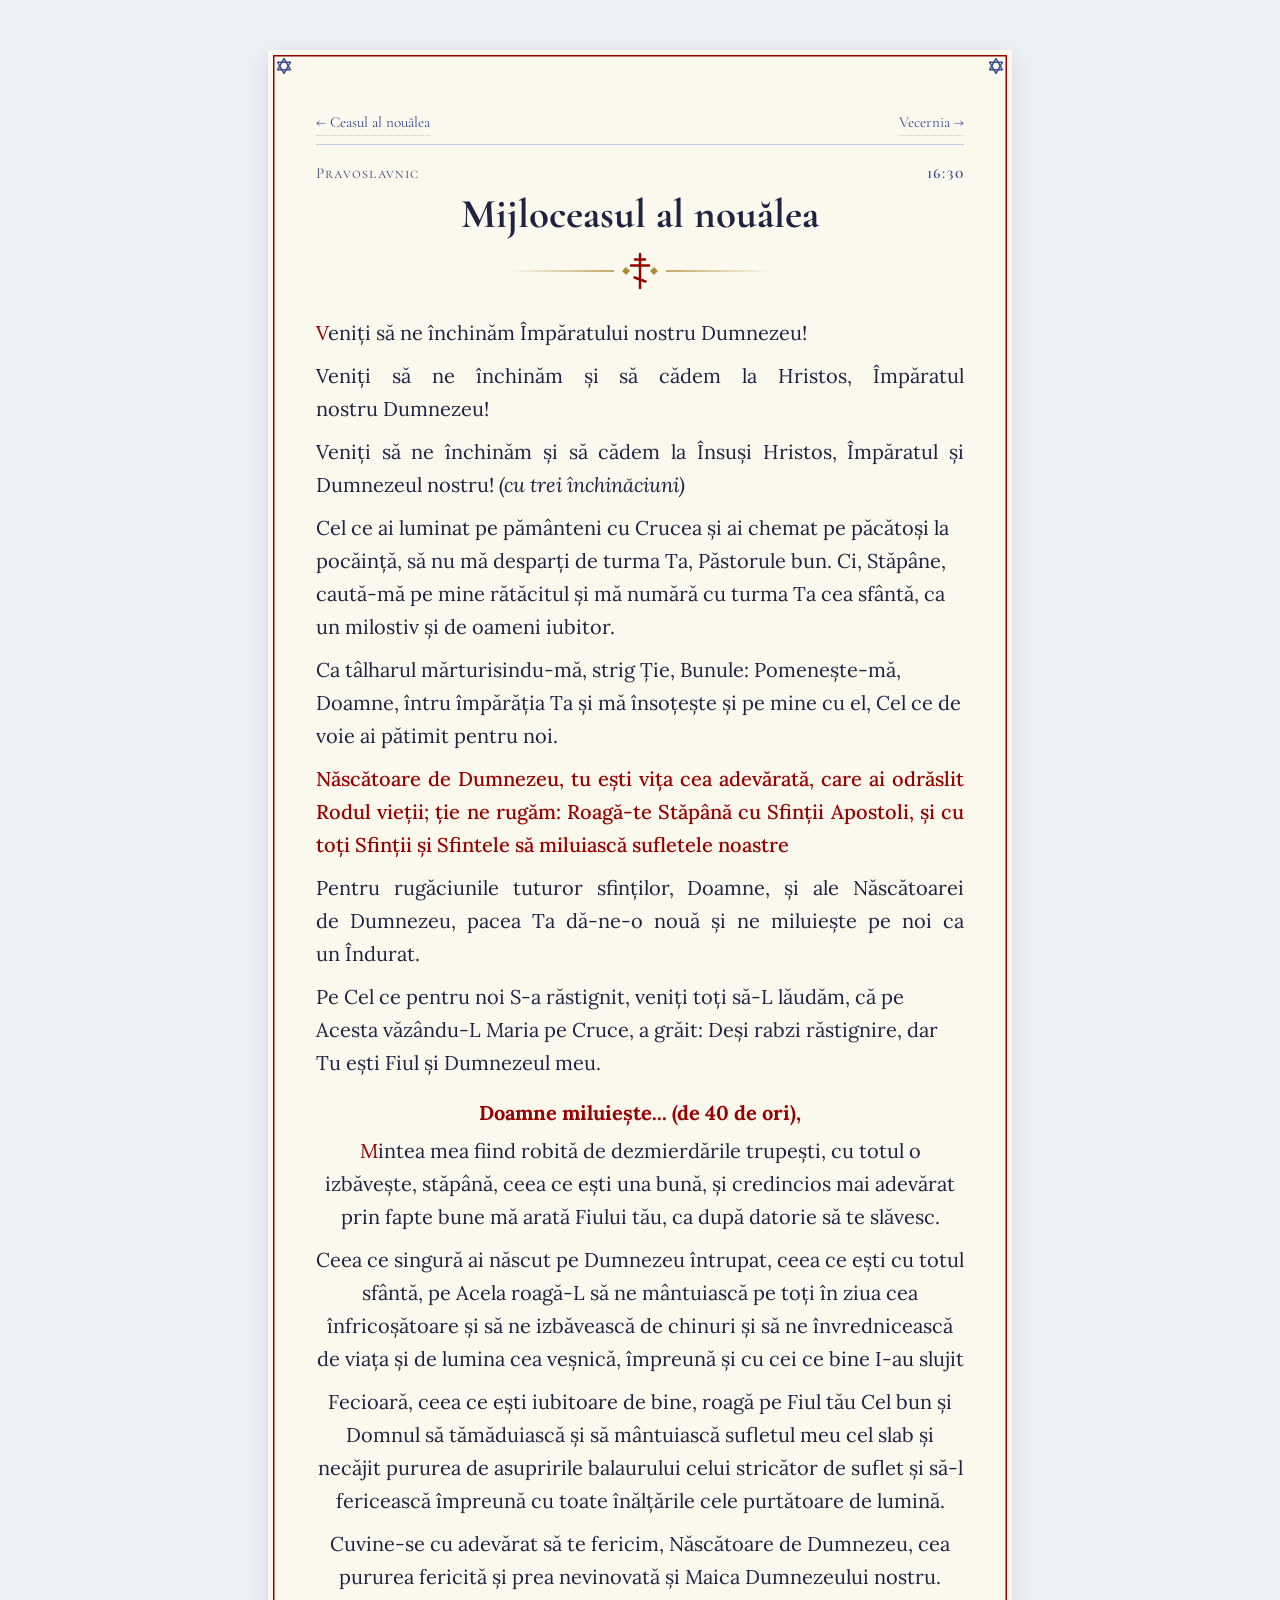
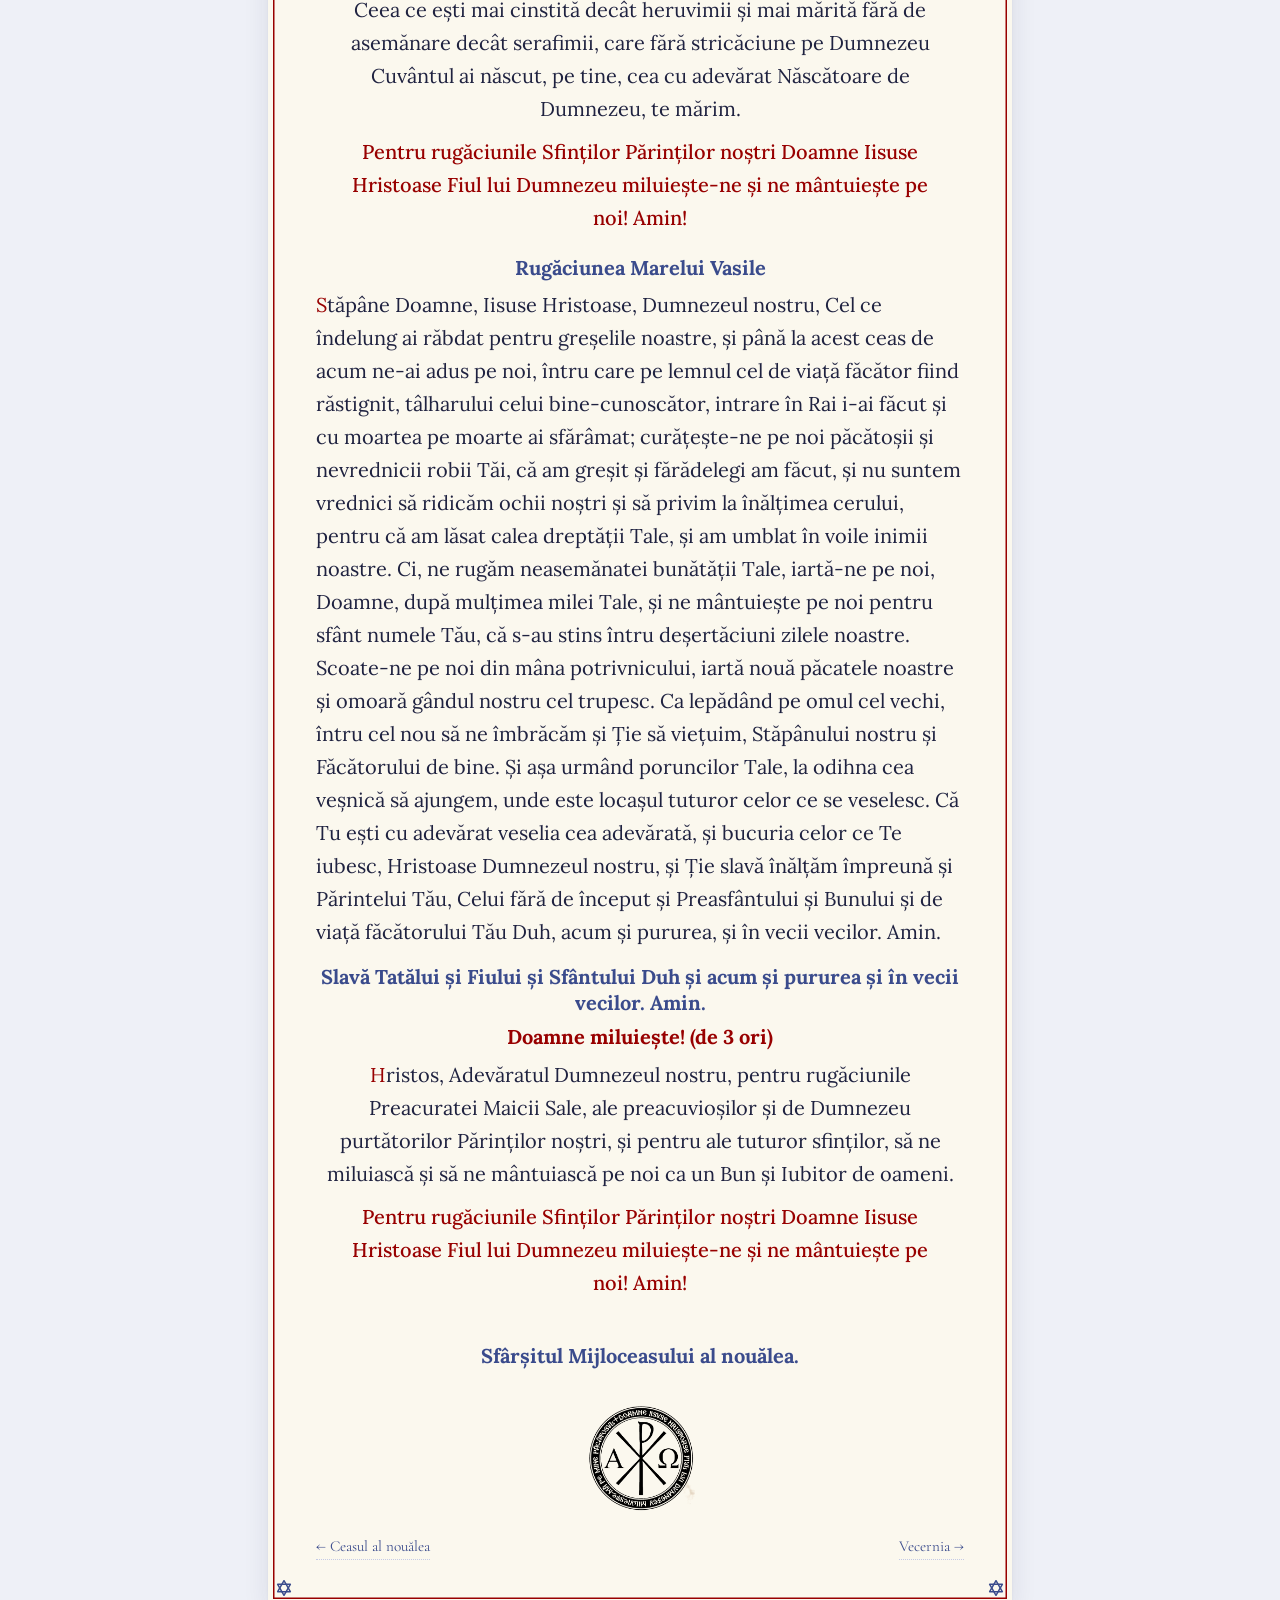
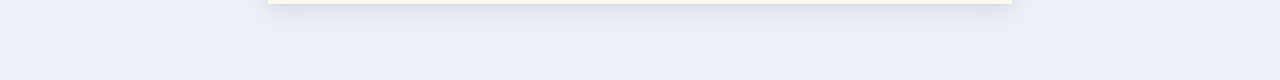
<file: docs/content/10-mijloceasul-9.html>
<!doctype html>
<html lang="ro">
<head>
  <meta charset="utf-8" />
  <meta name="viewport" content="width=device-width, initial-scale=1" />
  <title>Mijloceasul al nouălea · Pravoslavnic</title>
  <script>/* Reader's text size, chosen with A−/A+ in the player. */
    try { var s = parseFloat(localStorage.getItem("pravoslavnic.textScale"));
          if (s > 0) document.documentElement.style.setProperty("--text-scale", s); } catch (e) {}
  </script>
  <link rel="preconnect" href="https://fonts.googleapis.com" />
  <link rel="preconnect" href="https://fonts.gstatic.com" crossorigin />
  <link href="https://fonts.googleapis.com/css2?family=Cormorant+Garamond:wght@500;600;700&family=Lora:ital,wght@0,400;0,500;1,400&display=swap" rel="stylesheet" />
  <link rel="stylesheet" href="../css/styles.css" />
</head>
<body>
  <article class="page">
    <div class="page__inner">
      <nav class="page__nav page__nav--top" aria-label="Navigare între ceasuri">
        <a href="09-ceasul-9.html" rel="prev">← Ceasul al nouălea</a>
        <span class="spacer"></span>
        <a href="11-vecernia.html" rel="next">Vecernia →</a>
      </nav>
      <div class="page__eyebrow">
        <span>Pravoslavnic</span>
        <span class="scheduled-time">16:30</span>
      </div>
      <h1 class="page__title">Mijloceasul al nouălea</h1>
      <hr class="page__rule" />
      <div class="page__body">
      <p class="align-justify"><span class="dropcap">V</span>eniți să ne închinăm Împăratului nostru Dumnezeu!</p>
      <p class="align-justify">Veniți să ne închinăm și să cădem la Hristos, Împăratul nostru Dumnezeu!</p>
      <p class="align-justify">Veniți să ne închinăm și să cădem la Însuși Hristos, Împăratul și Dumnezeul nostru! <em>(cu trei închinăciuni)</em></p>
      <p>Cel ce ai luminat pe pământeni cu Crucea și ai chemat pe păcătoși la pocăință, să nu mă desparți de turma Ta, Păstorule bun. Ci, Stăpâne, caută-mă pe mine rătăcitul și mă numără cu turma Ta cea sfântă, ca un milostiv și de oameni iubitor.</p>
      <p>Ca tâlharul mărturisindu-mă, strig Ție, Bunule: Pomenește-mă, Doamne, întru împărăția Ta și mă însoțește și pe mine cu el, Cel ce de voie ai pătimit pentru noi.</p>
      <p class="align-justify"><span class="rubric">Născătoare de Dumnezeu, tu ești vița cea adevărată, care ai odrăslit Rodul vieții; ție ne rugăm: Roagă-te Stăpână cu Sfinții Apostoli, și cu toți Sfinții și Sfintele să miluiască sufletele noastre</span></p>
      <p class="align-justify">Pentru rugăciunile tuturor sfinților, Doamne, și ale Născătoarei de Dumnezeu, pacea Ta dă-ne-o nouă și ne miluiește pe noi ca un Îndurat.</p>
      <p>Pe Cel ce pentru noi S-a răstignit, veniți toți să-L lăudăm, că pe Acesta văzându-L Maria pe Cruce, a grăit: Deși rabzi răstignire, dar Tu ești Fiul și Dumnezeul meu.</p>
      <h2 class="align-center kyrie"><strong><span class="rubric">Doamne miluiește... (de 40 de ori),</span></strong></h2>
      <p class="align-center"><span class="dropcap">M</span>intea mea fiind robită de dez­mier­dările trupești, cu totul o izbăvește, stă­până, ceea ce ești una bună, și cre­dincios mai adevărat prin fapte bune mă arată Fiului tău, ca după da­torie să te slăvesc.</p>
      <p class="align-center">Ceea ce singură ai născut pe Dum­ne­zeu întrupat, ceea ce ești cu totul sfântă, pe Acela roagă-L să ne mântuiască pe toți în ziua cea înfricoșătoare și să ne izbăvească de chinuri și să ne învrednicească de viața și de lumina cea veș­nică, împreună și cu cei ce bine I-au slujit</p>
      <p class="align-center">Fecioară, ceea ce ești iubitoare de bine, roagă pe Fiul tău Cel bun și Domnul să tămăduiască și să mântuiască sufletul meu cel slab și necăjit pu­rurea de asupririle bala­urului celui stri­cător de suflet și să-l feri­ceas­că împreună cu toate înălțările cele pur­tătoare de lumină.</p>
      <p class="align-center">Cuvine-se cu adevărat să te fericim, Născătoare de Dumnezeu, cea puru­rea fe­ricită și prea nevinovată și Maica Dumne­zeului nostru. Ceea ce ești mai cinstită decât heruvimii și mai mărită fără de ase­mănare decât serafimii, ca­re fără stri­că­ciune pe Dumnezeu Cu­vântul ai născut, pe tine, cea cu ade­vărat Năs­cătoare de Dumnezeu, te mărim.</p>
      <p class="align-center"><strong><span class="rubric">Pentru rugăciunile Sfinților Părinților noștri Doamne Iisuse Hristoase Fiul lui Dumnezeu miluiește-ne și ne mântuiește pe noi! Amin!</span></strong></p>
      <h2 class="align-center"><strong><span class="rubric">Rugăciunea Marelui Vasile</span></strong></h2>
      <p><span class="dropcap">S</span>tăpâne Doamne, Iisuse Hristoase, Dum­nezeul nostru, Cel ce îndelung ai răbdat pen­tru greșelile noastre, și până la acest ceas de acum ne-ai adus pe noi, întru care pe lemnul cel de viață făcător fiind răstignit, tâlharului celui bine-cunoscător, intrare în Rai i-ai făcut și cu moartea pe moarte ai sfă­râmat; curățește-ne pe noi păcătoșii și ne­vrednicii robii Tăi, că am greșit și fărădelegi am făcut, și nu suntem vrednici să ridicăm ochii noștri și să privim la înălțimea ceru­lui, pentru că am lăsat calea dreptății Tale, și am umblat în voile inimii noastre. Ci, ne rugăm neasemănatei bunătății Tale, iartă-ne pe noi, Doamne, după mulțimea milei Tale, și ne mântuiește pe noi pentru sfânt nu­mele Tău, că s-au stins întru deșertăciuni zilele noastre. Scoate-ne pe noi din mâna potrivnicului, iartă nouă păcatele noastre și omoară gândul nostru cel trupesc. Ca lepă­dând pe omul cel vechi, întru cel nou să ne îmbrăcăm și Ție să viețuim, Stăpânului nostru și Făcătorului de bine. Și așa ur­mând poruncilor Tale, la odihna cea veșni­că să ajungem, unde este locașul tuturor celor ce se veselesc. Că Tu ești cu adevărat veselia cea adevărată, și bucuria celor ce Te iubesc, Hristoase Dumnezeul nostru, și Ție slavă înălțăm împreună și Părintelui Tău, Celui fără de început și Preasfântului și Bunului și de viață făcătorului Tău Duh, acum și pururea, și în vecii vecilor. Amin.</p>
      <h3 class="align-center doxology"><strong>Slavă Tatălui și Fiului și Sfântului Duh și acum și pururea și în vecii vecilor. Amin.</strong></h3>
      <h2 class="align-center kyrie"><strong><span class="rubric">Doamne miluiește! (de 3 ori)</span></strong></h2>
      <p class="align-center"><span class="dropcap">H</span>ristos, Adevăratul Dumnezeul nostru, pentru rugăciunile Preacuratei Maicii Sale, ale preacuvioșilor și de Dumnezeu purtătorilor Părinților noștri, și pentru ale tuturor sfinților, să ne miluiască și să ne mântuiască pe noi ca un Bun și Iubitor de oameni.</p>
      <p class="align-center"><strong><span class="rubric">Pentru rugăciunile Sfinților Părinților noștri Doamne Iisuse Hristoase Fiul lui Dumnezeu miluiește-ne și ne mântuiește pe noi! Amin!</span></strong></p>
      <p class="page-ending">Sfârșitul Mijloceasului al nouălea.</p>
      </div>
      <div class="page__footer-mark" role="presentation" aria-hidden="true"></div>
      <nav class="page__nav" aria-label="Navigare între ceasuri">
        <a href="09-ceasul-9.html" rel="prev">← Ceasul al nouălea</a>
        <span class="spacer"></span>
        <a href="11-vecernia.html" rel="next">Vecernia →</a>
      </nav>
    </div>
  </article>
</body>
</html>
</file>
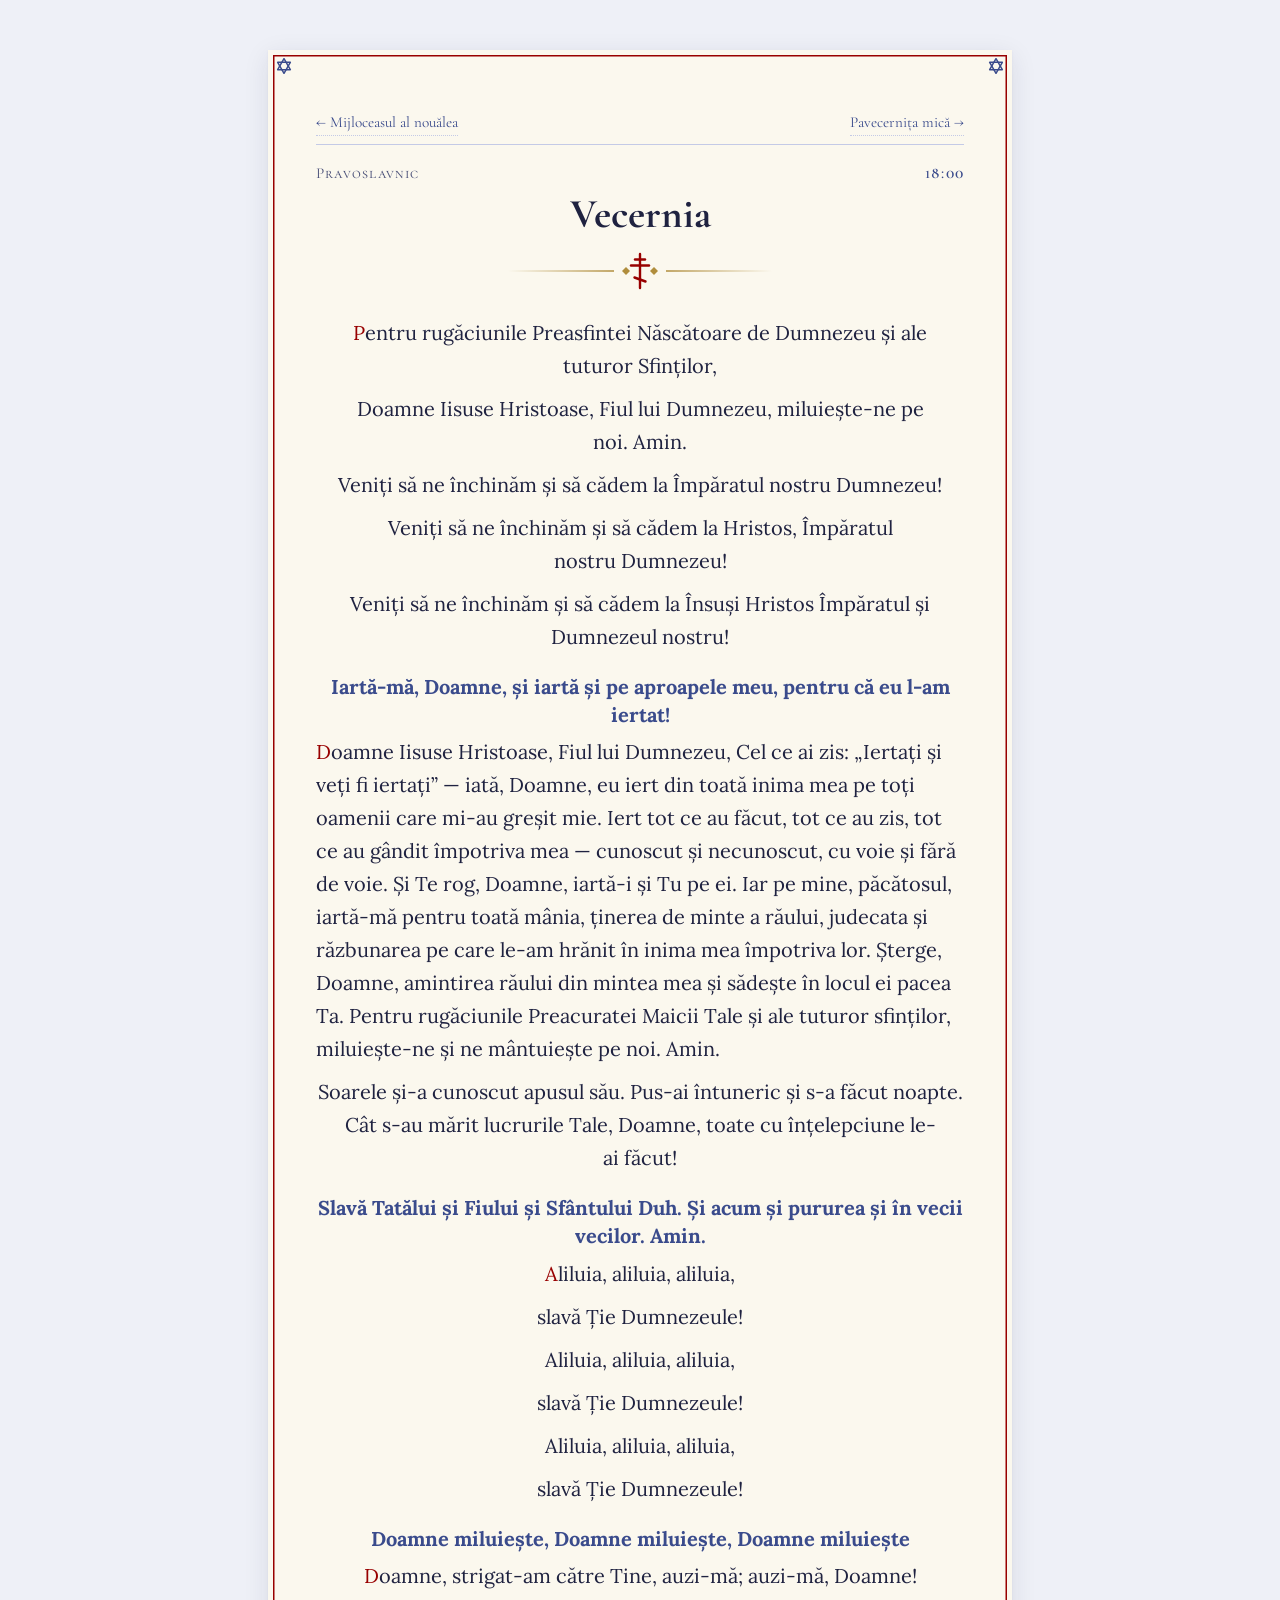
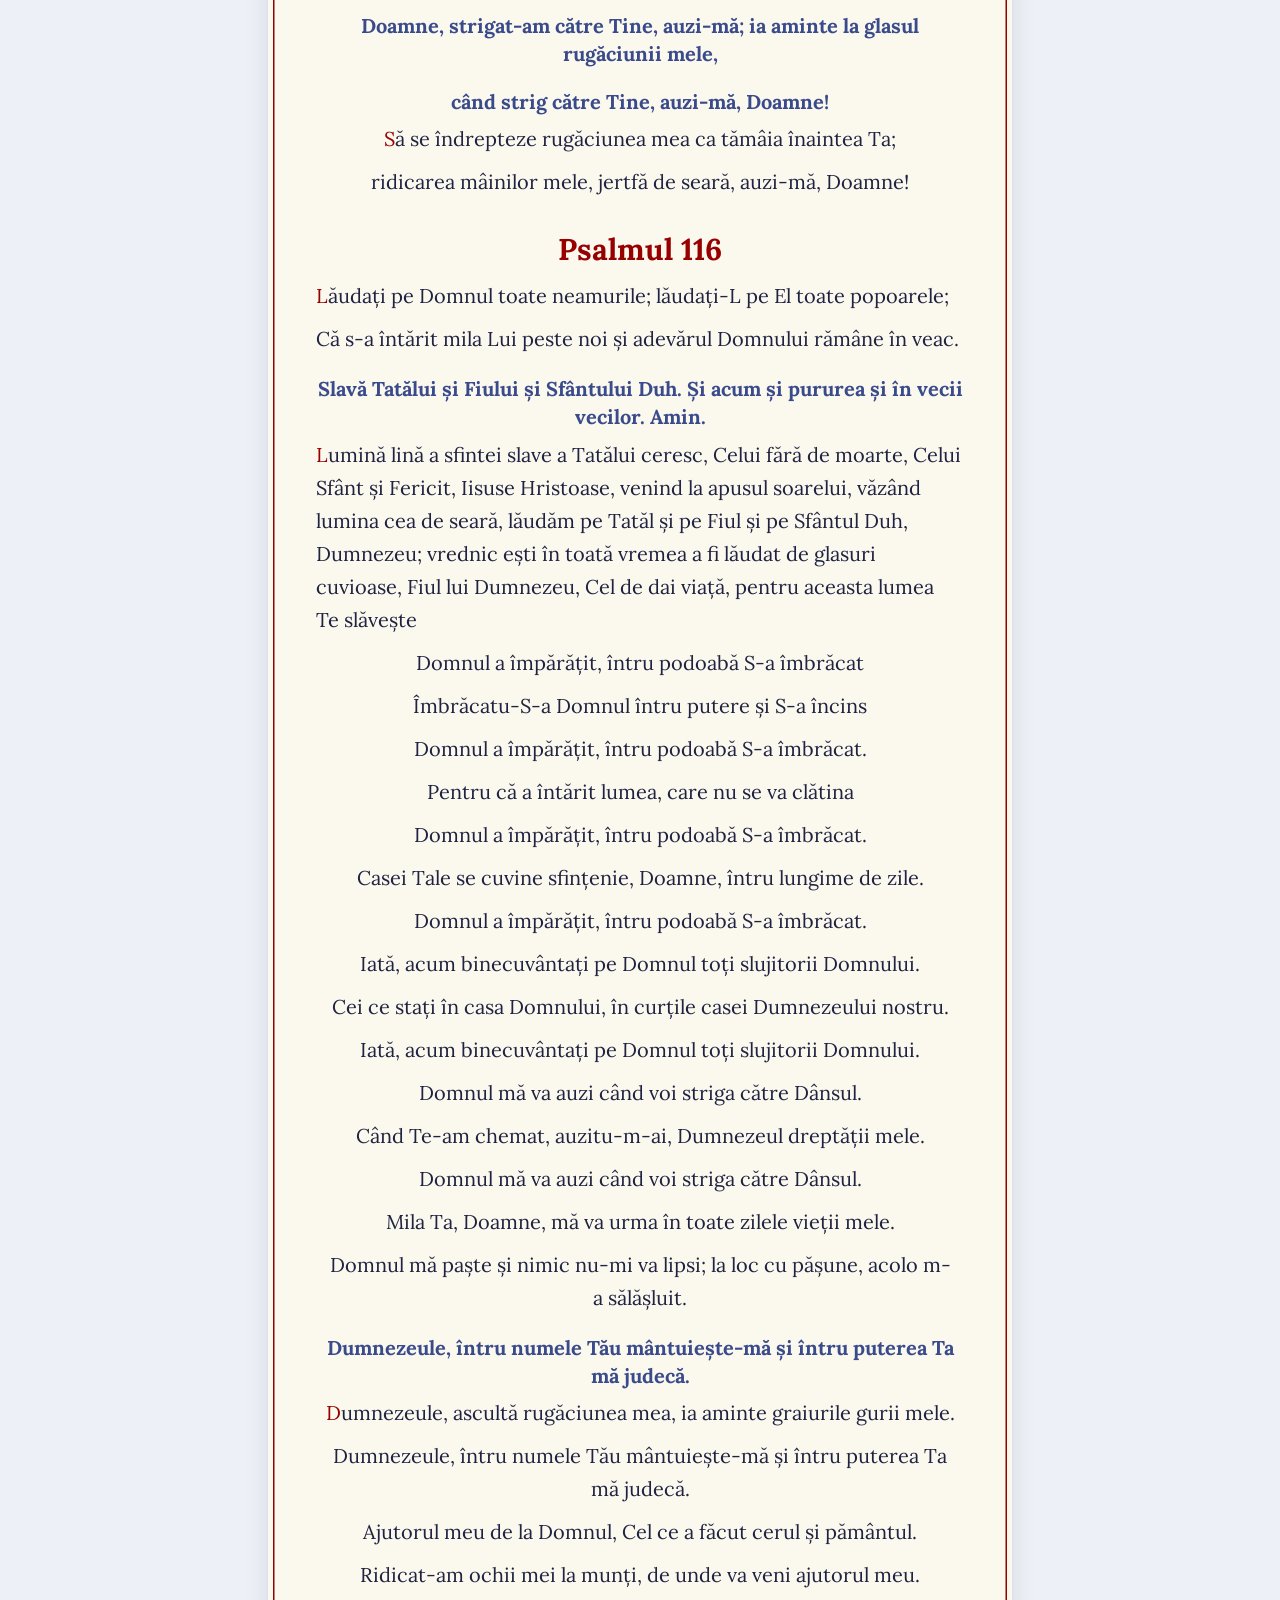
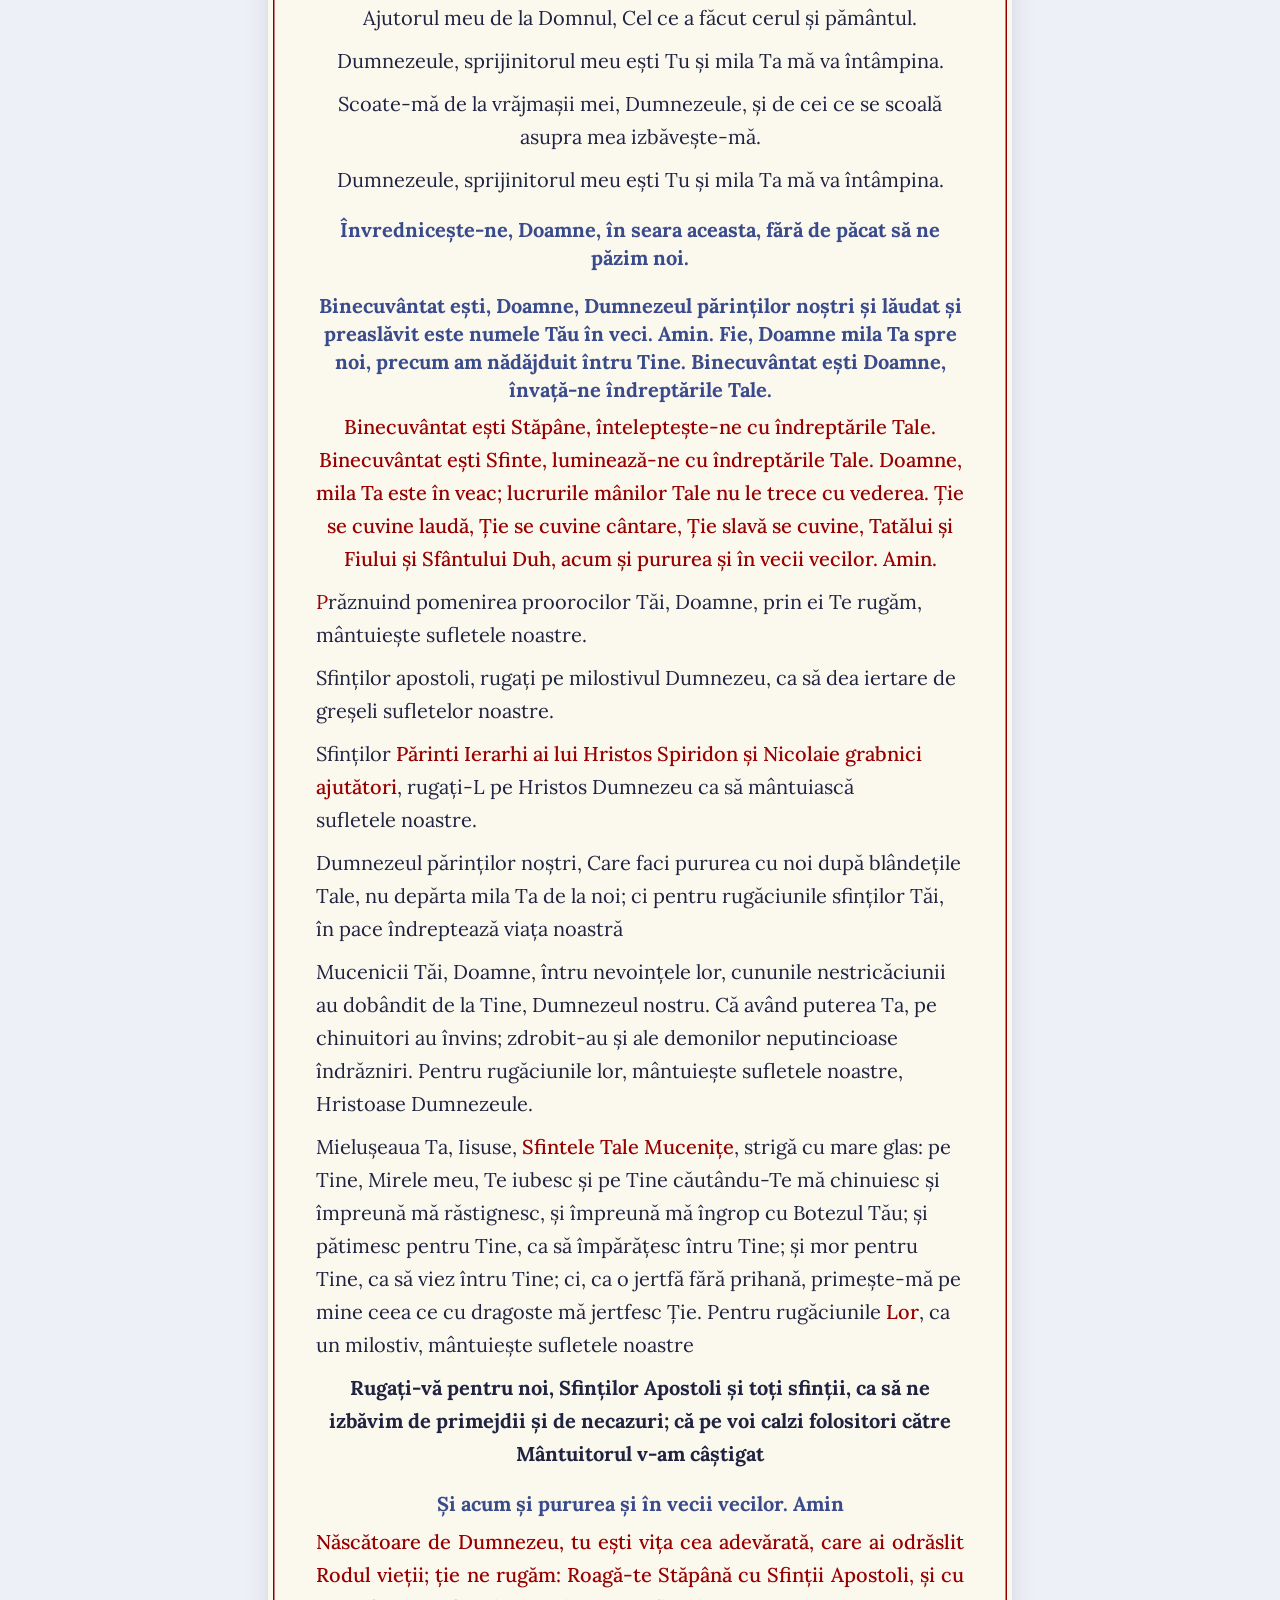
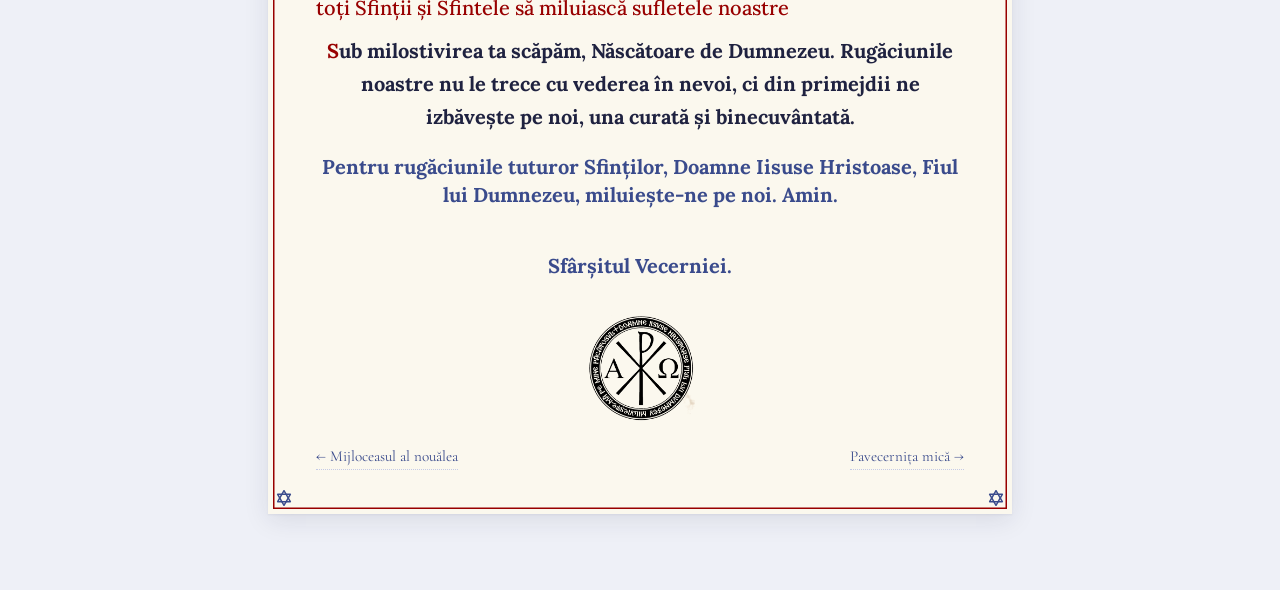
<file: docs/content/11-vecernia.html>
<!doctype html>
<html lang="ro">
<head>
  <meta charset="utf-8" />
  <meta name="viewport" content="width=device-width, initial-scale=1" />
  <title>Vecernia · Pravoslavnic</title>
  <script>/* Reader's text size, chosen with A−/A+ in the player. */
    try { var s = parseFloat(localStorage.getItem("pravoslavnic.textScale"));
          if (s > 0) document.documentElement.style.setProperty("--text-scale", s); } catch (e) {}
  </script>
  <link rel="preconnect" href="https://fonts.googleapis.com" />
  <link rel="preconnect" href="https://fonts.gstatic.com" crossorigin />
  <link href="https://fonts.googleapis.com/css2?family=Cormorant+Garamond:wght@500;600;700&family=Lora:ital,wght@0,400;0,500;1,400&display=swap" rel="stylesheet" />
  <link rel="stylesheet" href="../css/styles.css" />
</head>
<body>
  <article class="page">
    <div class="page__inner">
      <nav class="page__nav page__nav--top" aria-label="Navigare între ceasuri">
        <a href="10-mijloceasul-9.html" rel="prev">← Mijloceasul al nouălea</a>
        <span class="spacer"></span>
        <a href="12-pavecernita.html" rel="next">Pavecernița mică →</a>
      </nav>
      <div class="page__eyebrow">
        <span>Pravoslavnic</span>
        <span class="scheduled-time">18:00</span>
      </div>
      <h1 class="page__title">Vecernia</h1>
      <hr class="page__rule" />
      <div class="page__body">
      <p class="align-center"><span class="dropcap">P</span>entru rugăciunile Preasfintei Născătoare de Dumnezeu și ale tuturor Sfinților,</p>
      <p class="align-center">Doamne Iisuse Hristoase, Fiul lui Dumnezeu, miluiește-ne pe noi. Amin.</p>
      <p class="align-center">Veniți să ne închinăm și să cădem la Împăratul nostru Dumnezeu!</p>
      <p class="align-center">Veniți să ne închinăm și să cădem la Hristos, Împăratul nostru Dumnezeu!</p>
      <p class="align-center">Veniți să ne închinăm și să cădem la Însuși Hristos Împăratul și Dumnezeul nostru! </p>
      <h2 class="align-center"><strong><span class="rubric">Iar­tă-mă, Doamne, și iartă și pe aproapele meu, pentru că eu l-am iertat!</span></strong></h2>
      <p><span class="dropcap">D</span>oamne Iisuse Hristoase, Fiul lui Dumnezeu, Cel ce ai zis: „Iertați și veți fi iertați” — iată, Doamne, eu iert din toată inima mea pe toți oamenii care mi-au greșit mie. Iert tot ce au făcut, tot ce au zis, tot ce au gândit împotriva mea — cunoscut și necunoscut, cu voie și fără de voie. Și Te rog, Doamne, iartă-i și Tu pe ei. Iar pe mine, păcătosul, iartă-mă pentru toată mânia, ținerea de minte a răului, judecata și răzbunarea pe care le-am hrănit în inima mea împotriva lor. Șterge, Doamne, amintirea răului din mintea mea și sădește în locul ei pacea Ta. Pentru rugăciunile Preacuratei Maicii Tale și ale tuturor sfinților, miluiește-ne și ne mântuiește pe noi. Amin. </p>
      <p class="align-center">Soarele și-a cunoscut apusul său. Pus-ai întuneric și s-a făcut noapte. Cât s-au mărit lucrurile Tale, Doamne, toate cu înțelepciune le-ai făcut! </p>
      <h2 class="align-center doxology"><strong><span class="rubric">Slavă Tatălui și Fiului și Sfântului Duh. Și acum și pururea și în vecii vecilor. Amin.</span></strong></h2>
      <p class="align-center"> <span class="dropcap">A</span>liluia, aliluia, aliluia, </p>
      <p class="align-center">slavă Ție Dumnezeule!</p>
      <p class="align-center"> Aliluia, aliluia, aliluia, </p>
      <p class="align-center">slavă Ție Dumnezeule! </p>
      <p class="align-center">Aliluia, aliluia, aliluia, </p>
      <p class="align-center">slavă Ție Dumnezeule!</p>
      <h2 class="align-center"><strong> Doamne miluiește, Doamne miluiește, Doamne miluiește</strong></h2>
      <p class="align-center"><span class="dropcap">D</span>oamne, strigat-am către Tine, auzi-mă; auzi-mă, Doamne!</p>
      <h2 class="align-center"><span class="rubric">Doamne, strigat-am către Tine, auzi-mă; ia aminte la glasul rugăciunii mele,</span></h2>
      <h2 class="align-center"><span class="rubric">când strig către Tine, auzi-mă, Doamne!</span></h2>
      <p class="align-center"><span class="dropcap">S</span>ă se îndrepteze rugăciunea mea ca tămâia înaintea Ta;</p>
      <p class="align-center">ridicarea mâinilor mele, jertfă de seară, auzi-mă, Doamne!</p>
      <h2 class="align-center psalm-heading"><strong><span class="rubric">Psalmul 116</span></strong></h2>
      <p><span class="dropcap">L</span>ăudați pe Domnul toate neamurile; lăudați-L pe El toate popoarele;</p>
      <p>Că s-a întărit mila Lui peste noi și adevărul Domnului rămâne în veac.</p>
      <h2 class="align-center doxology"><strong><span class="rubric">Slavă Tatălui și Fiului și Sfântului Duh. Și acum și pururea și în vecii vecilor. Amin.</span></strong></h2>
      <p><span class="dropcap">L</span>umină lină a sfintei slave a Tatălui ceresc, Celui fără de moarte, Celui  Sfânt și  Fericit, Iisuse Hristoase, venind la apusul soarelui, văzând lumina cea de seară, lăudăm pe Tatăl și pe Fiul și pe Sfântul Duh, Dumnezeu; vrednic ești în toată vremea a fi lăudat de glasuri cuvioase, Fiul lui Dumnezeu, Cel de dai viață, pentru aceasta lumea Te slăvește</p>
      <p class="align-center">Domnul a împărățit, întru podoabă S-a îmbrăcat</p>
      <p class="align-center">Îmbrăcatu-S-a Domnul întru putere și S-a încins </p>
      <p class="align-center">Domnul a împărățit, întru podoabă S-a îmbrăcat.</p>
      <p class="align-center">Pentru că a întărit lumea, care nu se va clătina</p>
      <p class="align-center">Domnul a împărățit, întru podoabă S-a îmbrăcat.</p>
      <p class="align-center">Casei Tale se cuvine sfințenie, Doamne, întru lungime de zile. </p>
      <p class="align-center">Domnul a împărățit, întru podoabă S-a îmbrăcat. </p>
      <p class="align-center">Iată, acum binecuvântați pe Domnul toți slujitorii Domnului.</p>
      <p class="align-center">Cei ce stați în casa Domnului, în curțile casei Dumnezeului nostru.</p>
      <p class="align-center">Iată, acum binecuvântați pe Domnul toți slujitorii Domnului.</p>
      <p class="align-center">Domnul mă va auzi când voi striga către Dânsul. </p>
      <p class="align-center">Când Te-am chemat, auzitu-m-ai, Dumnezeul dreptății mele.</p>
      <p class="align-center">Domnul mă va auzi când voi striga către Dânsul. </p>
      <p class="align-center">Mila Ta, Doamne, mă va urma în toate zilele vieții mele.</p>
      <p class="align-center">Domnul mă paște și nimic nu-mi va lipsi; la loc cu pășune, acolo m-a sălășluit.</p>
      <h2 class="align-center"><strong><span class="rubric">Dumnezeule, întru numele Tău mântuiește-mă și întru puterea Ta mă judecă.</span></strong></h2>
      <p class="align-center"><span class="dropcap">D</span>umnezeule, ascultă rugăciunea mea, ia aminte graiurile gurii mele.</p>
      <p class="align-center">Dumnezeule, întru numele Tău mântuiește-mă și întru puterea Ta mă judecă.</p>
      <p class="align-center">Ajutorul meu de la Domnul, Cel ce a făcut cerul și pământul.</p>
      <p class="align-center">Ridicat-am ochii mei la munți, de unde va veni ajutorul meu.</p>
      <p class="align-center">Ajutorul meu de la Domnul, Cel ce a făcut cerul și pământul.</p>
      <p class="align-center">Dumnezeule, sprijinitorul meu ești Tu și mila Ta mă va întâmpina. </p>
      <p class="align-center">Scoate-mă de la vrăjmașii mei, Dumnezeule, și de cei ce se scoală asupra mea izbăvește-mă.</p>
      <p class="align-center">Dumnezeule, sprijinitorul meu ești Tu și mila Ta mă va întâmpina.</p>
      <h2 class="align-center"><span class="rubric">Învrednicește-ne, Doamne, în seara aceasta, fără de păcat să ne păzim noi.</span></h2>
      <h2 class="align-center"><span class="rubric">Binecuvântat ești, Doamne, Dumnezeul părinților noștri și lăudat și preaslăvit este numele Tău în veci. Amin. Fie, Doamne mila Ta spre noi, precum am nădăjduit întru Tine. Binecuvântat ești Doamne, învață-ne îndreptările Tale.</span></h2>
      <p class="align-center"><span class="rubric">Binecuvântat ești Stăpâne, înteleptește-ne cu îndreptările Tale. Binecuvântat ești Sfinte, luminează-ne cu îndreptările Tale. Doamne, mila Ta este în veac; lucrurile mânilor Tale nu le trece cu vederea. Ție se cuvine laudă, Ție se cuvine cântare, Ție slavă se cuvine, Tatălui și Fiului și Sfântului Duh, acum și pururea și în vecii vecilor. Amin.</span></p>
      <p><span class="dropcap">P</span>răznuind pomenirea proorocilor Tăi, Doamne, prin ei Te rugăm, mântuiește sufletele noastre. </p>
      <p>Sfinților apostoli, rugați pe milostivul Dumnezeu, ca să dea iertare de greșeli sufletelor noastre. </p>
      <p>Sfinților <strong><span class="rubric">Părinti Ierarhi ai lui Hristos Spiridon și  Nicolaie grabnici ajutători</span></strong>, rugați-L pe Hristos Dumnezeu ca să mântuiască sufletele noastre.</p>
      <p>Dumnezeul părinților noștri, Care faci pururea cu noi după blândețile Tale, nu depărta mila Ta de la noi; ci pentru rugăciunile sfinților Tăi, în pace îndreptează viața noastră </p>
      <p>Mucenicii Tăi, Doamne, întru nevoințele lor, cununile nestricăciunii au dobândit de la Tine, Dumnezeul nostru. Că având puterea Ta, pe chinuitori au învins; zdrobit-au și ale demonilor neputincioase îndrăzniri. Pentru rugăciunile lor, mântuiește sufletele noastre, Hristoase Dumnezeule.</p>
      <p>Mielușeaua Ta, Iisuse, <strong><span class="rubric">Sfintele Tale Mucenițe</span></strong>, strigă cu mare glas: pe Tine, Mirele meu, Te iubesc și pe Tine căutându-Te mă chinuiesc și împreună mă răstignesc, și împreună mă îngrop cu Botezul Tău; și pătimesc pentru Tine, ca să împărățesc întru Tine; și mor pentru Tine, ca să viez întru Tine; ci, ca o jertfă fără prihană, primește-mă pe mine ceea ce cu dragoste mă jertfesc Ție. Pentru rugăciunile <span class="rubric">Lor</span>, ca un milostiv, mântuiește sufletele noastre</p>
      <p class="align-center"><strong>Rugați-vă pentru noi, Sfinților Apostoli și toți sfinții, ca să ne izbăvim de primejdii și de necazuri; că pe voi calzi folositori către Mântuitorul v-am câștigat </strong></p>
      <h2 class="align-center doxology"><strong>Și acum și pururea și în vecii vecilor. Amin </strong></h2>
      <p class="align-justify"><span class="rubric">Născătoare de Dumnezeu, tu ești vița cea adevărată, care ai odrăslit Rodul vieții; ție ne rugăm: Roagă-te Stăpână cu Sfinții Apostoli, și cu toți Sfinții și Sfintele să miluiască sufletele noastre</span></p>
      <p class="align-center"><strong><span class="dropcap">S</span>ub milostivirea ta scăpăm, Născătoare de Dumnezeu. Rugăciunile noastre nu le trece cu vederea în nevoi, ci din primejdii ne izbăvește pe noi, una curată și binecuvântată. </strong></p>
      <h2 class="align-center"><strong><span class="rubric">Pentru rugăciunile tuturor Sfinților, Doamne Iisuse Hristoase, Fiul lui Dumnezeu, miluiește-ne pe noi. Amin.</span></strong></h2>
      <p class="page-ending">Sfârșitul Vecerniei.</p>
      </div>
      <div class="page__footer-mark" role="presentation" aria-hidden="true"></div>
      <nav class="page__nav" aria-label="Navigare între ceasuri">
        <a href="10-mijloceasul-9.html" rel="prev">← Mijloceasul al nouălea</a>
        <span class="spacer"></span>
        <a href="12-pavecernita.html" rel="next">Pavecernița mică →</a>
      </nav>
    </div>
  </article>
</body>
</html>
</file>
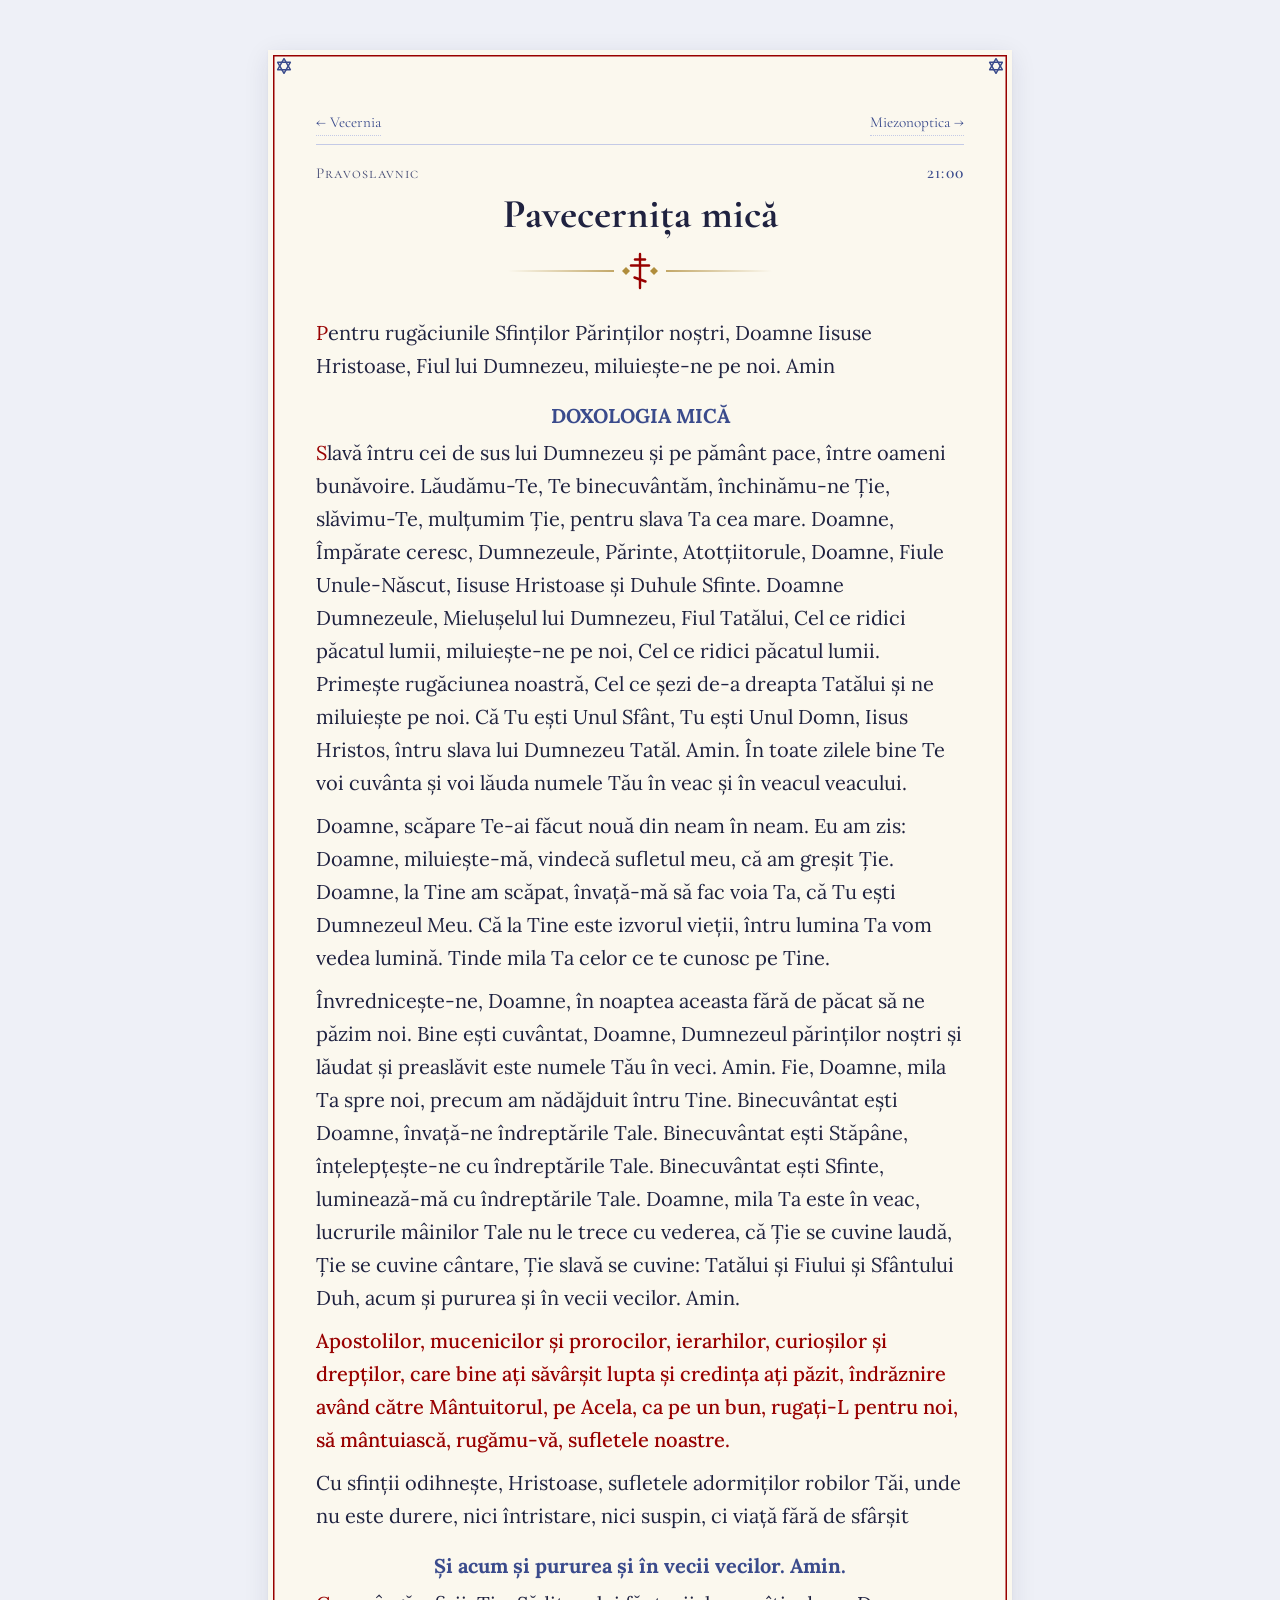
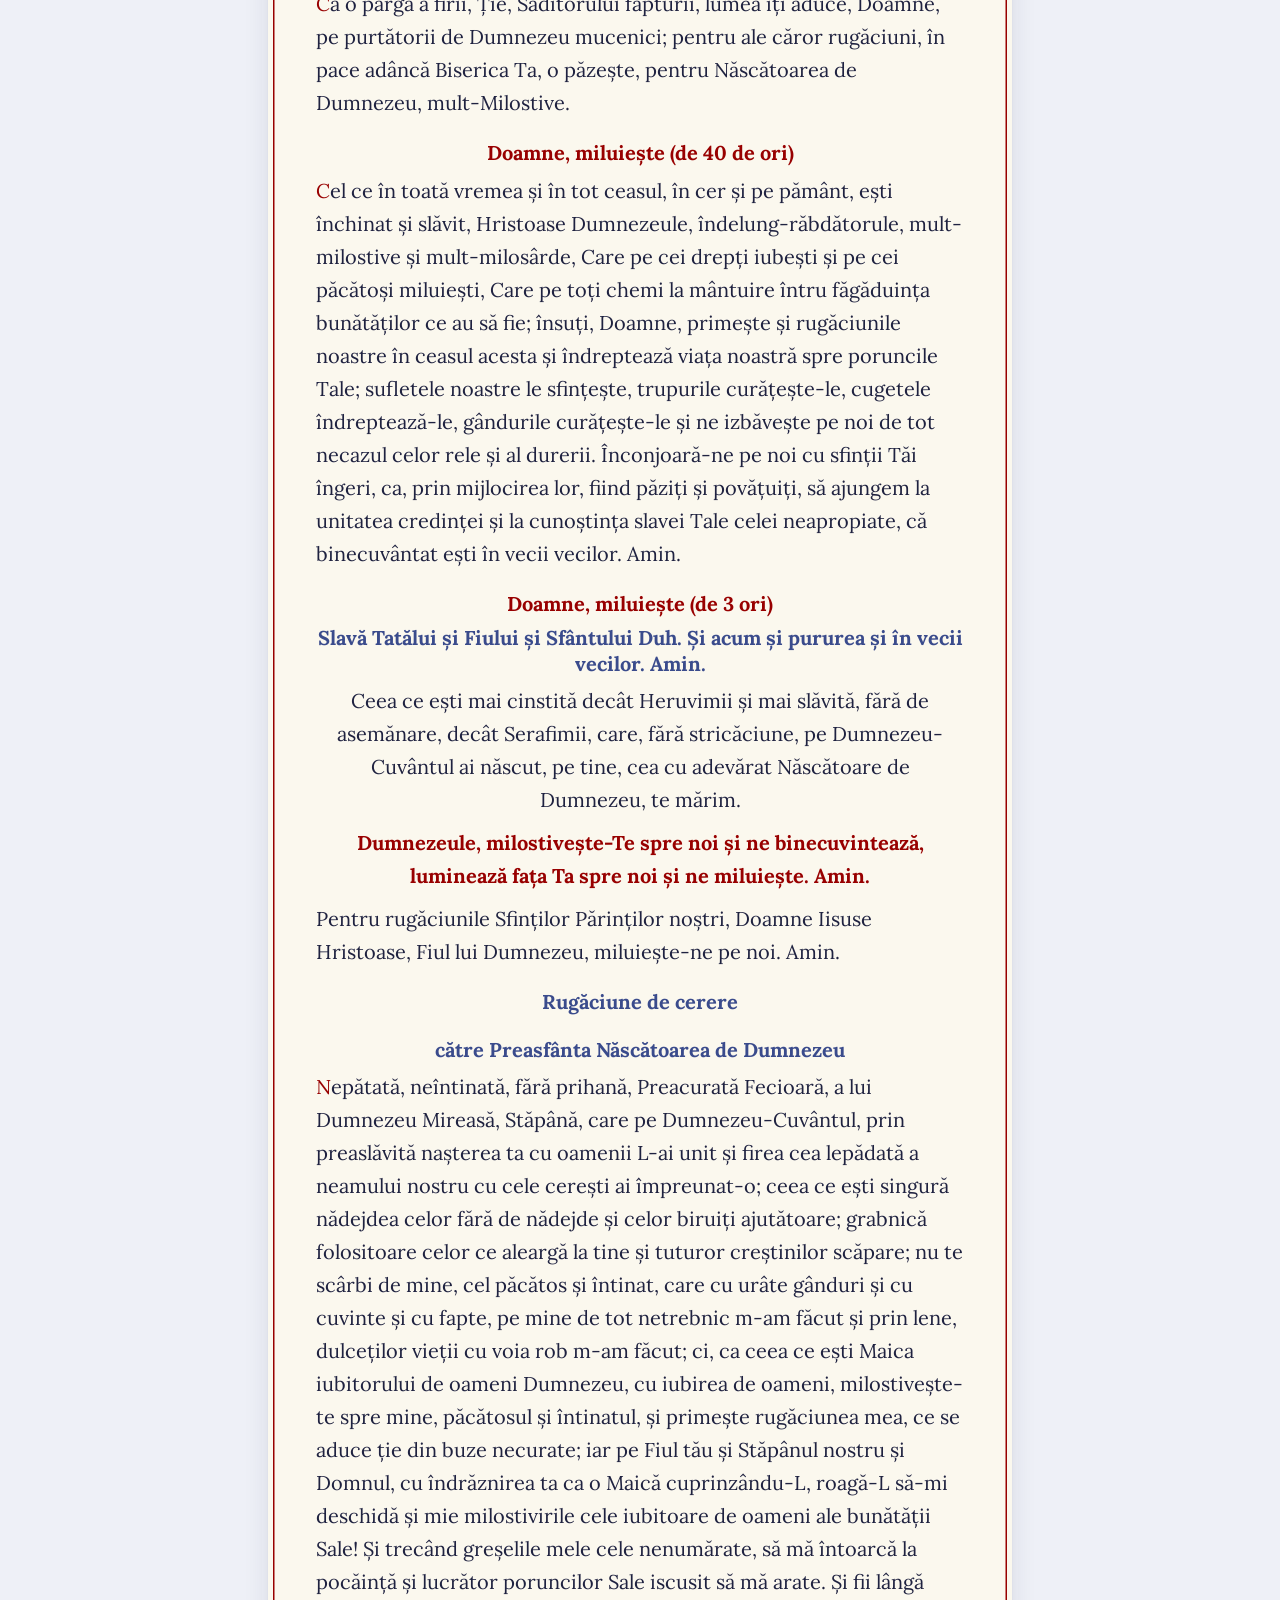
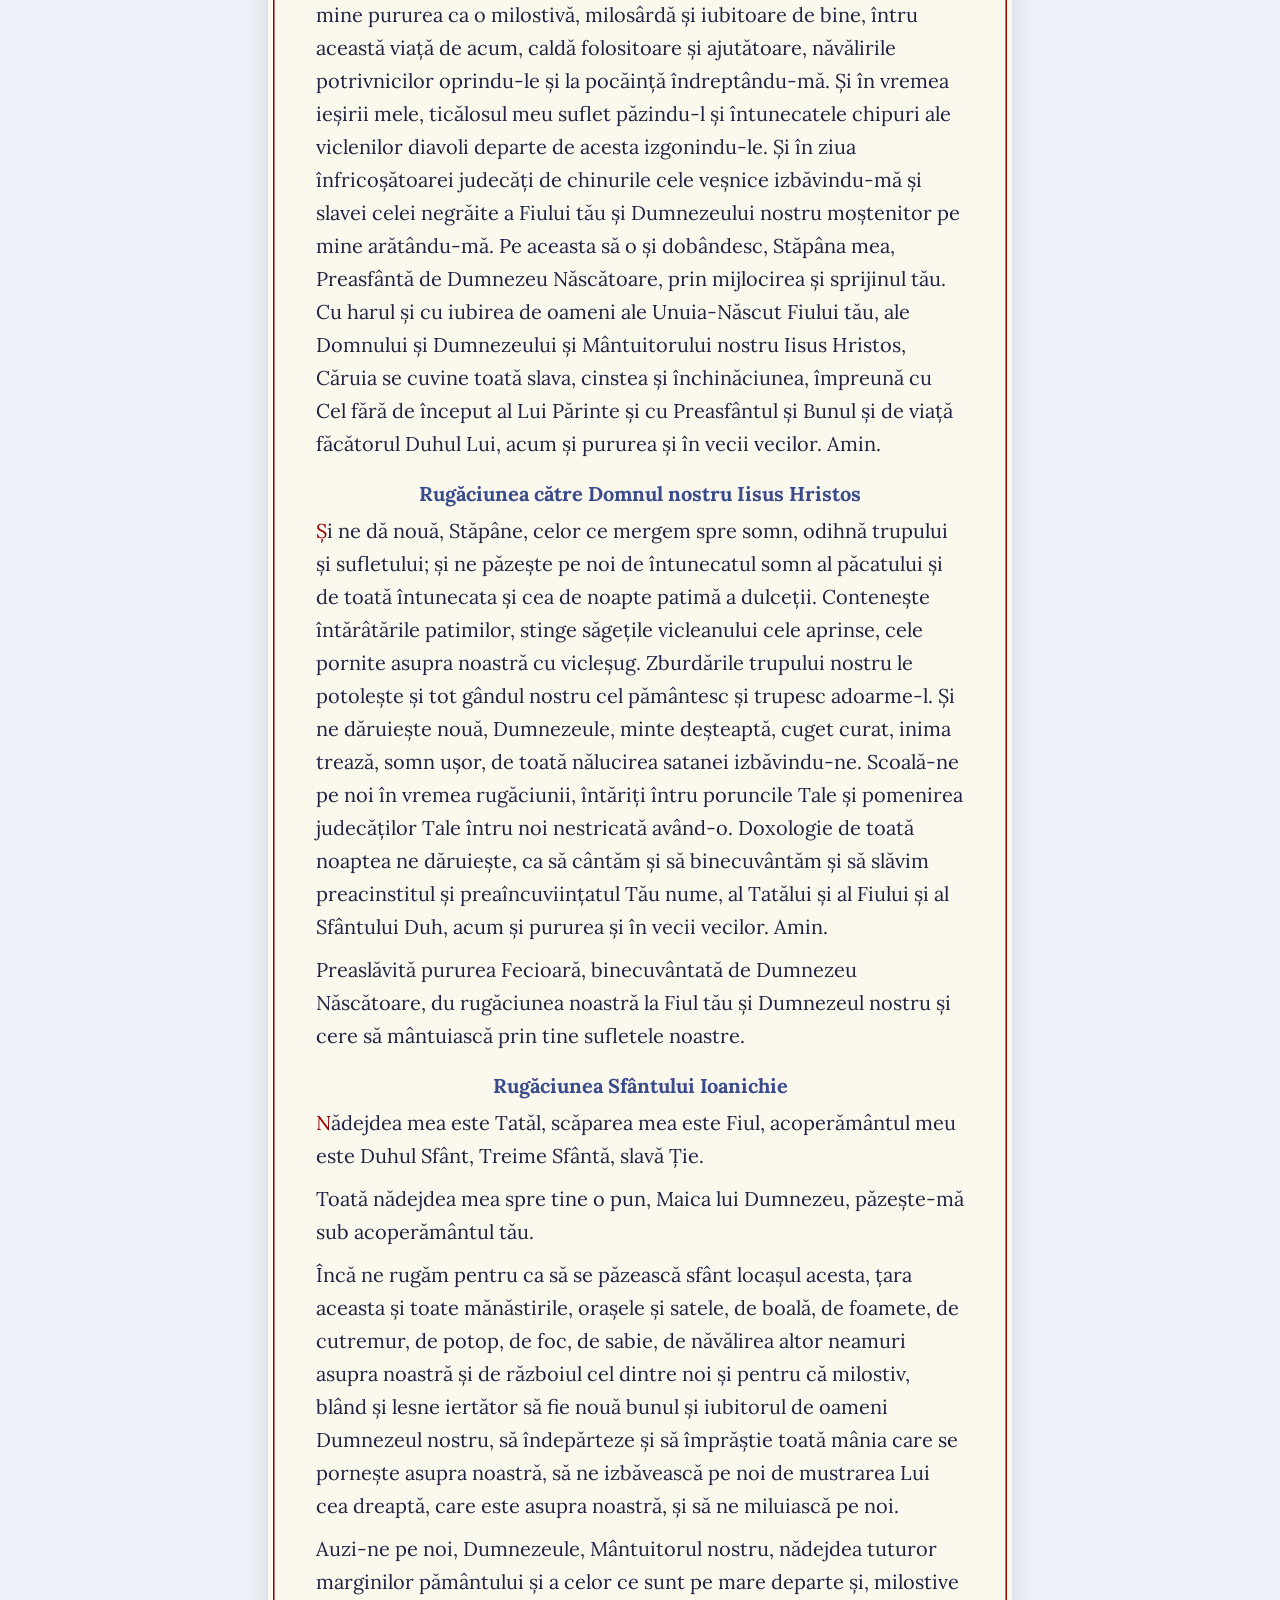
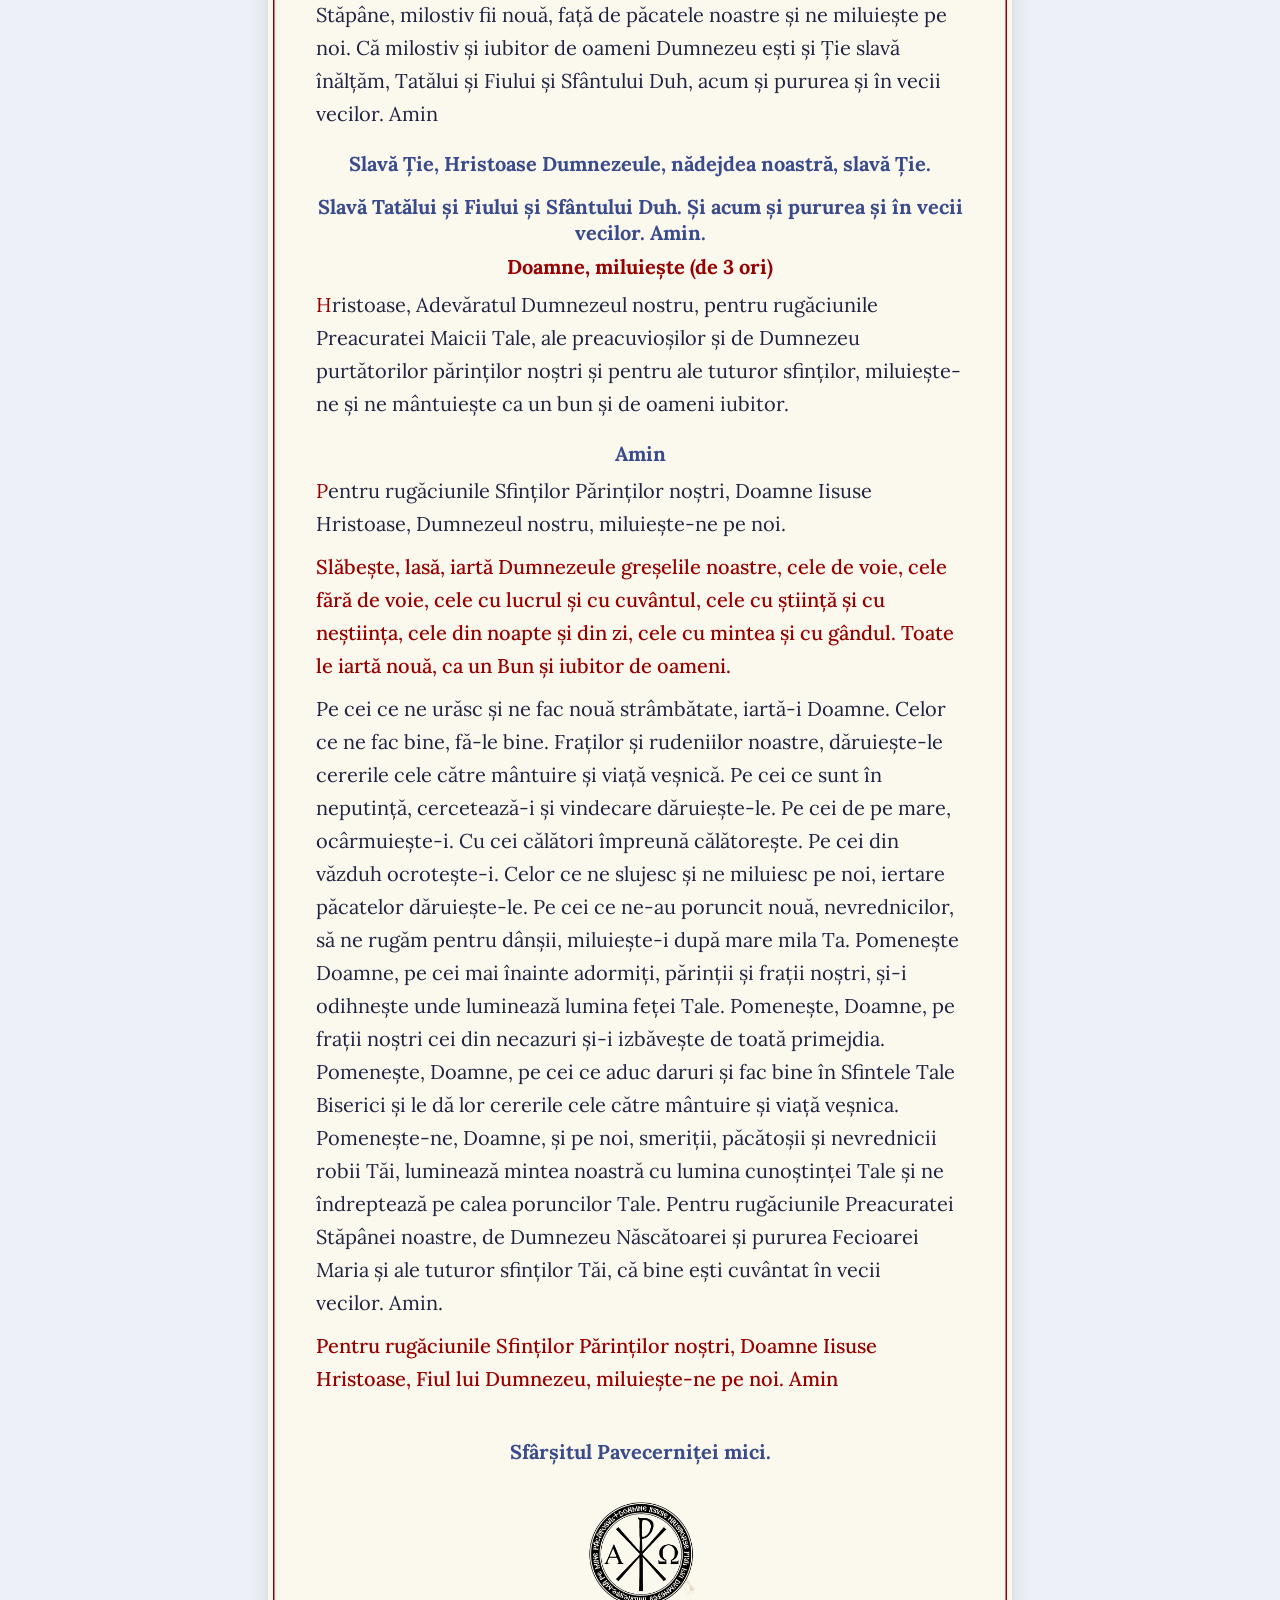
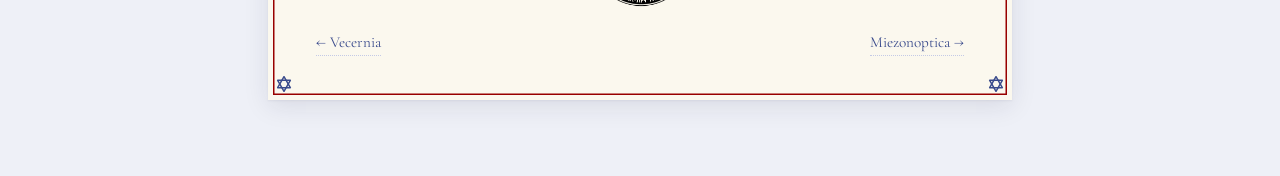
<file: docs/content/12-pavecernita.html>
<!doctype html>
<html lang="ro">
<head>
  <meta charset="utf-8" />
  <meta name="viewport" content="width=device-width, initial-scale=1" />
  <title>Pavecernița mică · Pravoslavnic</title>
  <script>/* Reader's text size, chosen with A−/A+ in the player. */
    try { var s = parseFloat(localStorage.getItem("pravoslavnic.textScale"));
          if (s > 0) document.documentElement.style.setProperty("--text-scale", s); } catch (e) {}
  </script>
  <link rel="preconnect" href="https://fonts.googleapis.com" />
  <link rel="preconnect" href="https://fonts.gstatic.com" crossorigin />
  <link href="https://fonts.googleapis.com/css2?family=Cormorant+Garamond:wght@500;600;700&family=Lora:ital,wght@0,400;0,500;1,400&display=swap" rel="stylesheet" />
  <link rel="stylesheet" href="../css/styles.css" />
</head>
<body>
  <article class="page">
    <div class="page__inner">
      <nav class="page__nav page__nav--top" aria-label="Navigare între ceasuri">
        <a href="11-vecernia.html" rel="prev">← Vecernia</a>
        <span class="spacer"></span>
        <a href="01-miezonoptica.html" rel="next">Miezonoptica →</a>
      </nav>
      <div class="page__eyebrow">
        <span>Pravoslavnic</span>
        <span class="scheduled-time">21:00</span>
      </div>
      <h1 class="page__title">Pavecernița mică</h1>
      <hr class="page__rule" />
      <div class="page__body">
      <p><span class="dropcap">P</span>entru rugăciunile Sfinților Părinților noștri, Doamne Iisuse Hristoase, Fiul lui Dumnezeu, miluiește-ne pe noi. Amin</p>
      <h2 class="align-center"><strong><span class="rubric">DOXOLOGIA MICĂ</span></strong></h2>
      <p><span class="dropcap">S</span>lavă întru cei de sus lui Dumnezeu și pe pământ pace, între oameni bunăvoire. Lăudămu-Te, Te binecuvântăm, închinămu-ne Ție, slăvimu-Te, mulțumim Ție, pentru slava Ta cea mare. Doamne, Împărate ceresc, Dumnezeule, Părinte, Atotțiitorule, Doamne, Fiule Unule-Născut, Iisuse Hristoase și Duhule Sfinte. Doamne Dumnezeule, Mielușelul lui Dumnezeu, Fiul Tatălui, Cel ce ridici păcatul lumii, miluiește-ne pe noi, Cel ce ridici păcatul lumii. Primește rugăciunea noastră, Cel ce șezi de-a dreapta Tatălui și ne miluiește pe noi. Că Tu ești Unul Sfânt, Tu ești Unul Domn, Iisus Hristos, întru slava lui Dumnezeu Tatăl. Amin. În toate zilele bine Te voi cuvânta și voi lăuda numele Tău în veac și în veacul veacului.</p>
      <p>Doamne, scăpare Te-ai făcut nouă din neam în neam. Eu am zis: Doamne, miluiește-mă, vindecă sufletul meu, că am greșit Ție. Doamne, la Tine am scăpat, învață-mă să fac voia Ta, că Tu ești Dumnezeul Meu. Că la Tine este izvorul vieții, întru lumina Ta vom vedea lumină. Tinde mila Ta celor ce te cunosc pe Tine.</p>
      <p>Învrednicește-ne, Doamne, în noaptea aceasta fără de păcat să ne păzim noi. Bine ești cuvântat, Doamne, Dumnezeul părinților noștri și lăudat și preaslăvit este numele Tău în veci. Amin. Fie, Doamne, mila Ta spre noi, precum am nădăjduit întru Tine. Binecuvântat ești Doamne, învață-ne îndreptările Tale. Binecuvântat ești Stăpâne, înțelepțește-ne cu îndreptările Tale. Binecuvântat ești Sfinte, luminează-mă cu îndreptările Tale. Doamne, mila Ta este în veac, lucrurile mâinilor Tale nu le trece cu vederea, că Ție se cuvine laudă, Ție se cuvine cântare, Ție slavă se cuvine: Tatălui și Fiului și Sfântului Duh, acum și pururea și în vecii vecilor. Amin.</p>
      <p><strong><span class="rubric">Apostolilor, mucenicilor și prorocilor, ierarhilor, curioșilor și drepților, care bine ați săvârșit lupta și credința ați păzit, îndrăznire având către Mântuitorul, pe Acela, ca pe un bun, rugați-L pentru noi, să mântuiască, rugămu-vă, sufletele noastre.</span></strong></p>
      <p>Cu sfinții odihnește, Hristoase, sufletele adormiților robilor Tăi, unde nu este durere, nici întristare, nici suspin, ci viață fără de sfârșit</p>
      <h2 class="align-center doxology"><strong>Și acum și pururea și în vecii vecilor. Amin.</strong></h2>
      <p><span class="dropcap">C</span>a o pârgă a firii, Ție, Săditorului făpturii, lumea îți aduce, Doamne, pe purtătorii de Dumnezeu mucenici; pentru ale căror rugăciuni, în pace adâncă Biserica Ta, o păzește, pentru Născătoarea de Dumnezeu, mult-Milostive.</p>
      <h2 class="align-center kyrie"><strong><span class="rubric">Doamne, miluiește (de 40 de ori)</span></strong></h2>
      <p><span class="dropcap">C</span>el ce în toată vremea și în tot ceasul, în cer și pe pământ, ești închinat și slăvit, Hristoase Dumnezeule, îndelung-răbdătorule, mult-milostive și mult-milosârde, Care pe cei drepți iubești și pe cei păcătoși miluiești, Care pe toți chemi la mântuire întru făgăduința bunătăților ce au să fie; însuți, Doamne, primește și rugăciunile noastre în ceasul acesta și îndreptează viața noastră spre poruncile Tale; sufletele noastre le sfințește, trupurile curățește-le, cugetele îndreptează-le, gândurile curățește-le și ne izbăvește pe noi de tot necazul celor rele și al durerii. Înconjoară-ne pe noi cu sfinții Tăi îngeri, ca, prin mijlocirea lor, fiind păziți și povățuiți, să ajungem la unitatea credinței și la cunoștința slavei Tale celei neapropiate, că binecuvântat ești în vecii vecilor. Amin.</p>
      <h2 class="align-center kyrie"><strong><span class="rubric">Doamne, miluiește (de 3 ori)</span></strong></h2>
      <h3 class="align-center doxology"><strong>Slavă Tatălui și Fiului și Sfântului Duh. Și acum și pururea și în vecii vecilor. Amin.</strong></h3>
      <p class="align-center">Ceea ce ești mai cinstită decât Heruvimii și mai slăvită, fără de asemănare, decât Serafimii, care, fără stricăciune, pe Dumnezeu-Cuvântul ai născut, pe tine, cea cu adevărat Născătoare de Dumnezeu, te mărim.</p>
      <p class="versicle">Dumnezeule, milostivește-Te spre noi și ne binecuvintează, luminează fața Ta spre noi și ne miluiește. Amin.</p>
      <p>Pentru rugăciunile Sfinților Părinților noștri, Doamne Iisuse Hristoase, Fiul lui Dumnezeu, miluiește-ne pe noi. Amin.</p>
      <h2 class="align-center"><span class="rubric">Rugăciune de cerere</span></h2>
      <h2 class="align-center"><span class="rubric">către Preasfânta Născătoarea de Dumnezeu</span></h2>
      <p><span class="dropcap">N</span>epătată, neîntinată, fără prihană, Preacurată Fecioară, a lui Dumnezeu Mireasă, Stăpână, care pe Dumnezeu-Cuvântul, prin preaslăvită nașterea ta cu oamenii L-ai unit și firea cea lepădată a neamului nostru cu cele cerești ai împreunat-o; ceea ce ești singură nădejdea celor fără de nădejde și celor biruiți ajutătoare; grabnică folositoare celor ce aleargă la tine și tuturor creștinilor scăpare; nu te scârbi de mine, cel păcătos și întinat, care cu urâte gânduri și cu cuvinte și cu fapte, pe mine de tot netrebnic m-am făcut și prin lene, dulceților vieții cu voia rob m-am făcut; ci, ca ceea ce ești Maica iubitorului de oameni Dumnezeu, cu iubirea de oameni, milostivește-te spre mine, păcătosul și întinatul, și primește rugăciunea mea, ce se aduce ție din buze necurate; iar pe Fiul tău și Stăpânul nostru și Domnul, cu îndrăznirea ta ca o Maică cuprinzându-L, roagă-L să-mi deschidă și mie milostivirile cele iubitoare de oameni ale bunătății Sale! Și trecând greșelile mele cele nenumărate, să mă întoarcă la pocăință și lucrător poruncilor Sale iscusit să mă arate. Și fii lângă mine pururea ca o milostivă, milosârdă și iubitoare de bine, întru această viață de acum, caldă folositoare și ajutătoare, năvălirile potrivnicilor oprindu-le și la pocăință îndreptându-mă. Și în vremea ieșirii mele, ticălosul meu suflet păzindu-l și întunecatele chipuri ale viclenilor diavoli departe de acesta izgonindu-le. Și în ziua înfricoșătoarei judecăți de chinurile cele veșnice izbăvindu-mă și slavei celei negrăite a Fiului tău și Dumnezeului nostru moștenitor pe mine arătându-mă. Pe aceasta să o și dobândesc, Stăpâna mea, Preasfântă de Dumnezeu Născătoare, prin mijlocirea și sprijinul tău. Cu harul și cu iubirea de oameni ale Unuia-Născut Fiului tău, ale Domnului și Dumnezeului și Mântuitorului nostru Iisus Hristos, Căruia se cuvine toată slava, cinstea și închinăciunea, împreună cu Cel fără de început al Lui Părinte și cu Preasfântul și Bunul și de viață făcătorul Duhul Lui, acum și pururea și în vecii vecilor. Amin.</p>
      <h2 class="align-center"><strong><span class="rubric">Rugăciunea către Domnul nostru Iisus Hristos</span></strong></h2>
      <p><span class="dropcap">Ș</span>i ne dă nouă, Stăpâne, celor ce mergem spre somn, odihnă trupului și sufletului; și ne păzește pe noi de întunecatul somn al păcatului și de toată întunecata și cea de noapte patimă a dulceții. Contenește întărâtările patimilor, stinge săgețile vicleanului cele aprinse, cele pornite asupra noastră cu vicleșug. Zburdările trupului nostru le potolește și tot gândul nostru cel pământesc și trupesc adoarme-l. Și ne dăruiește nouă, Dumnezeule, minte deșteaptă, cuget curat, inima trează, somn ușor, de toată nălucirea satanei izbăvindu-ne. Scoală-ne pe noi în vremea rugăciunii, întăriți întru poruncile Tale și pomenirea judecăților Tale întru noi nestricată având-o. Doxologie de toată noaptea ne dăruiește, ca să cântăm și să binecuvântăm și să slăvim preacinstitul și preaîncuviințatul Tău nume, al Tatălui și al Fiului și al Sfântului Duh, acum și pururea și în vecii vecilor. Amin.</p>
      <p>Preaslăvită pururea Fecioară, binecuvântată de Dumnezeu Născătoare, du rugăciunea noastră la Fiul tău și Dumnezeul nostru și cere să mântuiască prin tine sufletele noastre.</p>
      <h2 class="align-center"><strong><span class="rubric">Rugăciunea Sfântului Ioanichie</span></strong></h2>
      <p><span class="dropcap">N</span>ădejdea mea este Tatăl, scăparea mea este Fiul, acoperământul meu este Duhul Sfânt, Treime Sfân­tă, slavă Ție.</p>
      <p>Toată nădejdea mea spre tine o pun, Maica lui Dumnezeu, păzește-mă sub acoperământul tău.</p>
      <p>Încă ne rugăm pentru ca să se păzească sfânt locașul acesta, țara aceasta și toate mănăstirile, orașele și satele, de boală, de foamete, de cutremur, de potop, de foc, de sabie, de năvălirea altor neamuri asupra noastră și de războiul cel dintre noi și pentru că milostiv, blând și lesne iertător să fie nouă bunul și iubitorul de oameni Dumnezeul nostru, să îndepărteze și să împrăștie toată mânia care se pornește asupra noastră, să ne izbăvească pe noi de mustrarea Lui cea dreaptă, care este asupra noastră, și să ne miluiască pe noi.</p>
      <p>Auzi-ne pe noi, Dumnezeule, Mântuitorul nostru, nădejdea tuturor marginilor pământului și a celor ce sunt pe mare departe și, milostive Stăpâne, milostiv fii nouă, față de păcatele noastre și ne miluiește pe noi. Că milostiv și iubitor de oameni Dumnezeu ești și Ție slavă înălțăm, Tatălui și Fiului și Sfântului Duh, acum și pururea și în vecii vecilor. Amin</p>
      <h2 class="align-center"><strong><span class="rubric">Slavă Ție, Hristoase Dumnezeule, nădejdea noastră, slavă Ție.</span></strong></h2>
      <h3 class="align-center doxology"><strong>Slavă Tatălui și Fiului și Sfântului Duh. Și acum și pururea și în vecii vecilor. Amin.</strong></h3>
      <h2 class="align-center kyrie"><span class="rubric">Doamne, miluiește (de 3 ori)</span></h2>
      <p><span class="dropcap">H</span>ristoase, Adevăratul Dumnezeul nostru, pentru rugăciunile Preacuratei Maicii Tale, ale preacuvioșilor și de Dumnezeu purtătorilor părinților noștri și pentru ale tuturor sfinților, miluiește-ne  și  ne mântuiește ca un bun și de oameni iubitor.</p>
      <h2 class="align-center"><strong><span class="rubric">Amin</span></strong></h2>
      <p><span class="dropcap">P</span>entru rugăciunile Sfinților Părinților noștri, Doamne Iisuse Hristoase, Dumnezeul nostru, miluiește-ne pe noi.</p>
      <p><span class="rubric">Slăbește, lasă, iartă Dumnezeule greșelile noastre, cele de voie, cele fără de voie, cele cu lucrul și cu cuvântul, cele cu știință și cu neștiința, cele din noapte și din zi, cele cu mintea și cu gândul. Toate le iartă nouă, ca un Bun și iubitor de oameni.</span></p>
      <p>Pe cei ce ne urăsc și ne fac nouă strâmbătate, iartă-i Doamne. Celor ce ne fac bine, fă-le bine. Fraților și rudeniilor noastre, dăruiește-le cererile cele către mântuire și viață veșnică. Pe cei ce sunt în neputință, cercetează-i și vindecare dăruiește-le. Pe cei de pe mare, ocârmuiește-i. Cu cei călători împreună călătorește. Pe cei din văzduh ocrotește-i. Celor ce ne slujesc și ne miluiesc pe noi, iertare păcatelor dăruiește-le. Pe cei ce ne-au poruncit nouă, nevrednicilor, să ne rugăm pentru dânșii, miluiește-i după mare mila Ta. Pomenește Doamne, pe cei mai înainte adormiți, părinții și frații noștri, și-i odihnește unde luminează lumina feței Tale. Pomenește, Doamne, pe frații noștri cei din necazuri și-i izbăvește de toată primejdia. Pomenește, Doamne, pe cei ce aduc daruri și fac bine în Sfintele Tale Biserici și le dă lor cererile cele către mântuire și viață veșnica. Pomenește-ne, Doamne, și pe noi, smeriții, păcătoșii și nevrednicii robii Tăi, luminează mintea noastră cu lumina cunoștinței Tale și ne îndreptează pe calea poruncilor Tale. Pentru rugăciunile Preacuratei Stăpânei noastre, de Dumnezeu Născătoarei și pururea Fecioarei Maria și ale tuturor sfinților Tăi, că bine ești cuvântat în vecii vecilor. Amin. </p>
      <p><span class="rubric">Pentru rugăciunile Sfinților Părinților noștri, Doamne Iisuse Hristoase, Fiul lui Dumnezeu, miluiește-ne pe noi. Amin</span></p>
      <p class="page-ending">Sfârșitul Pavecerniței mici.</p>
      </div>
      <div class="page__footer-mark" role="presentation" aria-hidden="true"></div>
      <nav class="page__nav" aria-label="Navigare între ceasuri">
        <a href="11-vecernia.html" rel="prev">← Vecernia</a>
        <span class="spacer"></span>
        <a href="01-miezonoptica.html" rel="next">Miezonoptica →</a>
      </nav>
    </div>
  </article>
</body>
</html>
</file>
<file: docs/css/styles.css>
/* === Tokens === */
:root {
  --bg:        #eef0f7;
  --paper:     #fbf8ee;
  --ink:       #1f2240;
  --ink-soft:  #4a5078;
  --accent:    #3a4b8c;       /* deep Byzantine indigo */
  --accent-2:  #6b7ec4;       /* lighter indigo */
  --rubric:    #980000;       /* liturgical rubric red (matches source docx) */
  --rule:      #c4cae6;
  --gold:      #d4af37;       /* available token (currently unused) */
  --shadow:    0 1px 2px rgba(30, 30, 60, 0.06), 0 6px 24px rgba(30, 30, 60, 0.10);
  /* Star of David outlined in accent indigo (#3a4b8c) — no fill, so the
     paper background shows through the triangles and the central hexagon.
     Reused as 4 corner ornaments via background-image on .page__inner. */
  --star: url("data:image/svg+xml;utf8,<svg xmlns='http://www.w3.org/2000/svg' viewBox='0 0 24 24'><g fill='none' stroke='%233a4b8c' stroke-width='2.2' stroke-linejoin='round'><polygon points='12,1 21.5,17.5 2.5,17.5'/><polygon points='21.5,6.5 12,23 2.5,6.5'/></g></svg>");
  --maxw:      62ch;
  /* Reader's text size, set from the A−/A+ buttons (see player.js). Scales
     both the body text and everything sized in rem on the content pages;
     the player chrome never sets it, so the status bar stays put. */
  --text-scale: 1;
  --font-display: "Cormorant Garamond", "Garamond", "Times New Roman", serif;
  --font-body:    "Lora", "Georgia", "Times New Roman", serif;
}

* { box-sizing: border-box; }

html, body { margin: 0; padding: 0; }

html { font-size: calc(100% * var(--text-scale)); }

body {
  background: var(--bg);
  color: var(--ink);
  font-family: var(--font-body);
  font-size: calc(clamp(16px, 1.05vw + 12px, 20px) * var(--text-scale));
  line-height: 1.65;
  -webkit-font-smoothing: antialiased;
  text-rendering: optimizeLegibility;
  /* Romanian-specific OpenType variants — gives î / â / ş / ţ the proper
     glyphs in fonts that ship a `locl` table for Romanian. Belt-and-braces
     with the <html lang="ro"> already on the page. */
  font-feature-settings: "locl" 1;
}

/* ====================================================================== */
/* Content pages                                                          */
/* ====================================================================== */

.page {
  min-height: 100vh;
  padding: clamp(1.25rem, 3vw, 3rem) clamp(1rem, 4vw, 2.5rem) 4rem;
  display: flex;
  flex-direction: column;
  align-items: center;
}

.page__inner {
  position: relative;
  width: 100%;
  max-width: var(--maxw);
  padding: clamp(2.5rem, 5.5vw, 3.75rem) clamp(1.75rem, 4.5vw, 3rem) clamp(2rem, 4vw, 2.75rem);
  margin: 0.75rem;
  /* Cream card with a rubric-red rule and a blue Star of David in each of
     the four corners. The paper inset masks the rubric inset's interior so
     only the 1.5px band between them shows as a red line. Stars are
     positioned inside the rule (8px from each edge) so the inset shadow
     doesn't clip them. */
  background-color: var(--paper);
  background-image: var(--star), var(--star), var(--star), var(--star);
  background-position:
    left 8px top 8px,
    right 8px top 8px,
    left 8px bottom 8px,
    right 8px bottom 8px;
  background-repeat: no-repeat;
  background-size: 16px 16px;
  box-shadow:
    inset 0 0 0 5px   var(--paper),
    inset 0 0 0 6.5px var(--rubric),
    var(--shadow);
}

@media (max-width: 720px) {
  .page__inner {
    padding: 1.5rem 1rem 1.25rem;
  }
}

.page__eyebrow {
  display: flex;
  justify-content: space-between;
  align-items: baseline;
  gap: 1rem;
  font-family: var(--font-display);
  font-variant: small-caps;
  letter-spacing: 0.08em;
  color: var(--ink-soft);
  font-size: 0.95rem;
  margin-bottom: 0.25rem;
}

.page__eyebrow .scheduled-time {
  color: var(--accent);
  font-weight: 600;
}

.page__title {
  font-family: var(--font-display);
  font-weight: 700;
  font-size: clamp(1.8rem, 1.2vw + 1.6rem, 2.6rem);
  line-height: 1.15;
  margin: 0 0 0.25rem;
  color: var(--ink);
  text-align: center;
}

/* Headpiece under the title: tapering gold rules with small lozenges,
   flanking a rubric-red three-bar Orthodox cross. */
.page__rule {
  width: min(100%, 17rem);
  height: 2.4rem;
  background: center / contain no-repeat
    url("data:image/svg+xml;utf8,<svg xmlns='http://www.w3.org/2000/svg' viewBox='0 0 272 38'><defs><linearGradient id='l' x1='0' x2='1'><stop offset='0' stop-color='%23b08d3c' stop-opacity='0'/><stop offset='1' stop-color='%23b08d3c'/></linearGradient><linearGradient id='r' x1='1' x2='0'><stop offset='0' stop-color='%23b08d3c' stop-opacity='0'/><stop offset='1' stop-color='%23b08d3c'/></linearGradient></defs><rect x='4' y='18.25' width='106' height='1.5' fill='url(%23l)'/><rect x='162' y='18.25' width='106' height='1.5' fill='url(%23r)'/><g fill='%23b08d3c'><path d='M118 19 l4 -4 l4 4 l-4 4z'/><path d='M146 19 l4 -4 l4 4 l-4 4z'/></g><g stroke='%23980000' stroke-width='2.4' stroke-linecap='round'><line x1='136' y1='2' x2='136' y2='36'/><line x1='131' y1='7.5' x2='141' y2='7.5'/><line x1='127' y1='13.5' x2='145' y2='13.5'/><line x1='130.5' y1='25.5' x2='141.5' y2='29.5'/></g></svg>");
  border: 0;
  margin: 0.9rem auto 1.6rem;
}

.page__body h2 {
  font-family: var(--font-body);
  font-weight: 700;
  font-size: 1em;
  color: var(--accent);
  margin: 1em 0 0.3em;
  line-height: 1.4;
  text-align: center;
}
/* Inline .rubric spans inside an unclassified h2, or inside any liturgical-
   phrase class, should defer to the parent's colour AND weight — otherwise
   a stray `<span class="rubric">` in the source paints a blue doxology red
   or strips its bold weight (since .rubric pins font-weight: 500). */
.page__body h2 .rubric,
.page__body .trisagion .rubric,
.page__body .versicle .rubric,
.page__body .doxology .rubric,
.page__body .kyrie .rubric,
.page__body .psalm-heading .rubric,
.page__body .page-ending .rubric {
  color: inherit;
  font-weight: inherit;
}

.page__body h3 {
  font-family: var(--font-display);
  font-weight: 600;
  font-size: 1.18em;
  color: var(--ink-soft);
  margin: 0.8em 0 0.25em;
  line-height: 1.3;
}

.page__body p {
  margin: 0 0 0.5em;
  text-align: left;
  hyphens: none;
  text-wrap: pretty;        /* progressive enhancement on supporting browsers */
}

/* Alignment classes honour the source docx <w:jc> values. */
.page__body .align-center  { text-align: center; }
.page__body .align-justify { text-align: justify; hyphens: auto; }
.page__body .align-right   { text-align: right; }

/* Rubric (red) inline text — instructions, responses, prayer-name calls. */
.rubric {
  color: var(--rubric);
  font-weight: 500;
}

/* Liturgical-phrase classes pin font-size to 1em (body text size) so the
   same prayer reads at the same size regardless of whether the source docx
   wrapped it in <h2>, <h3> or <p>. The Trisagion / Kyrie / Doxology are
   prayer body text; the psalm heading is the only one that keeps the
   heading-sized 1.5em since it's a section title. */

/* Red, bold, centred, body-size — Trisagion + the "Dumnezeule milostivește-Te"
   versicle (both are short emphasised prayer lines with the same look). */
.page__body h2.trisagion,
.page__body h3.trisagion,
.page__body p.trisagion,
.page__body h2.versicle,
.page__body h3.versicle,
.page__body p.versicle {
  color: var(--rubric);
  font-family: var(--font-body);
  font-weight: 700;
  font-size: 1em;
  text-align: center;
}

/* Doxology ("Slavă Tatălui…") — accent-blue, bold, centred, body-size. */
.page__body h2.doxology,
.page__body h3.doxology,
.page__body p.doxology {
  color: var(--accent);
  font-family: var(--font-body);
  font-weight: 700;
  font-size: 1em;
  text-align: center;
}

/* Kyrie ("Doamne miluiește…") — red, bold, centred, body-size. */
.page__body h2.kyrie,
.page__body h3.kyrie,
.page__body p.kyrie {
  color: var(--rubric);
  font-family: var(--font-body);
  font-weight: 700;
  font-size: 1em;
  text-align: center;
}

/* Psalm headings ("Psalmul N") — red, bold, centred, heading-sized. */
.page__body h2.psalm-heading,
.page__body h3.psalm-heading,
.page__body p.psalm-heading {
  color: var(--rubric);
  font-weight: 700;
  font-size: 1.5em;
  text-align: center;
}

/* Page ending ("Sfârșitul …") — accent-blue, bold, centred. Added with a
   margin on top so it sits as a separate closing marker after the prayers. */
.page__body h2.page-ending,
.page__body h3.page-ending,
.page__body p.page-ending {
  color: var(--accent);
  font-family: var(--font-body);
  font-weight: 700;
  font-size: 1em;
  text-align: center;
  margin-top: 2em;
}

/* Liturgical phrases (trisagion / kyrie / doxology) usually appear as a tight
   sequence — pull whatever follows up close so they read as one block instead
   of being pushed apart by default heading top-margins. */
.page__body :is(p, h2, h3).trisagion     + :is(p, h2, h3),
.page__body :is(p, h2, h3).versicle      + :is(p, h2, h3),
.page__body :is(p, h2, h3).kyrie         + :is(p, h2, h3),
.page__body :is(p, h2, h3).doxology      + :is(p, h2, h3),
.page__body :is(p, h2, h3).psalm-heading + :is(p, h2, h3) {
  margin-top: 0.35em;
}

/* Drop cap on the first letter of each section's opening paragraph. */
/* Section-opening initial: a plain uppercase letter, just in rubric red. */
.dropcap {
  color: var(--rubric);
}

/* Chi-Rho Α–Ω medallion painted between the body and the nav. */
.page__footer-mark {
  display: block;
  width: 110px;
  height: 110px;
  margin: 2rem auto 1.25rem;
  background: center / contain no-repeat url("chi-rho.png");
}

.page__nav {
  display: flex;
  justify-content: space-between;
  align-items: center;
  gap: 0.5rem;
  margin-top: 0.5rem;
  font-family: var(--font-display);
  font-size: 0.95rem;
  color: var(--ink-soft);
}

.page__nav a {
  color: var(--accent);
  text-decoration: none;
  border-bottom: 1px dotted var(--rule);
}
.page__nav a:hover { border-bottom-color: var(--accent); }
.page__nav .spacer { flex: 1; }
.page__nav--top {
  margin: 0 0 1rem;
  padding-bottom: 0.5rem;
  border-bottom: 1px solid var(--rule);
}

@media (max-width: 540px) {
  .page { padding: 0.5rem 0.25rem 2rem; }
  .page__body p { font-size: 0.95rem; }
  .page__footer-mark { width: 84px; height: 84px; margin: 1.5rem auto 1rem; }
}

@media print {
  body { background: #fff; }
  .page__inner { box-shadow: none; }
  .page__nav { display: none; }
}

/* ====================================================================== */
/* Player chrome                                                           */
/* ====================================================================== */

body.player {
  height: 100vh;
  overflow: hidden;
  background: #14172e;
  display: flex;
  flex-direction: column;
}

.frame-wrap {
  flex: 1 1 auto;
  min-height: 0;
  background: var(--bg);
}

#player-frame {
  display: block;
  width: 100%;
  height: 100%;
  border: 0;
  background: var(--bg);
}

.status-bar {
  flex: 0 0 auto;
  display: flex;
  align-items: center;
  gap: 0.75rem;
  padding: 0.5rem 1rem;
  background: #14172e;
  color: #e5e8f5;
  font-family: var(--font-body);
  font-size: 0.9rem;
  border-top: 2px solid var(--accent);
}

.status-cell { white-space: nowrap; overflow: hidden; text-overflow: ellipsis; }
.status-now  { color: #e5e8f5; font-variant-numeric: tabular-nums; }
.status-slot { color: #c8d0ee; font-weight: 600; flex: 1; text-align: center; }
.status-next { color: #9aa3c8; }

.fs-btn {
  background: transparent;
  color: #e5e8f5;
  border: 1px solid #3a4072;
  border-radius: 4px;
  padding: 0.2rem 0.55rem;
  font-size: 0.95rem;
  cursor: pointer;
  line-height: 1;
}
.fs-btn:hover { background: #1f2347; }
.fs-btn:disabled { opacity: 0.35; cursor: default; background: transparent; }
.text-btn { font-family: var(--font-display); font-weight: 700; min-width: 2.1rem; }
/* Text-size, notification and fullscreen buttons wrap as one group. */
.status-buttons { display: inline-flex; gap: 0.4rem; flex: 0 0 auto; }

@media (max-width: 540px) {
  .status-bar { flex-wrap: wrap; font-size: 0.82rem; gap: 0.4rem; padding: 0.4rem 0.6rem; }
  .status-slot { order: -1; flex-basis: 100%; text-align: left; }
  .status-next { font-size: 0.78rem; }
}
</file>
